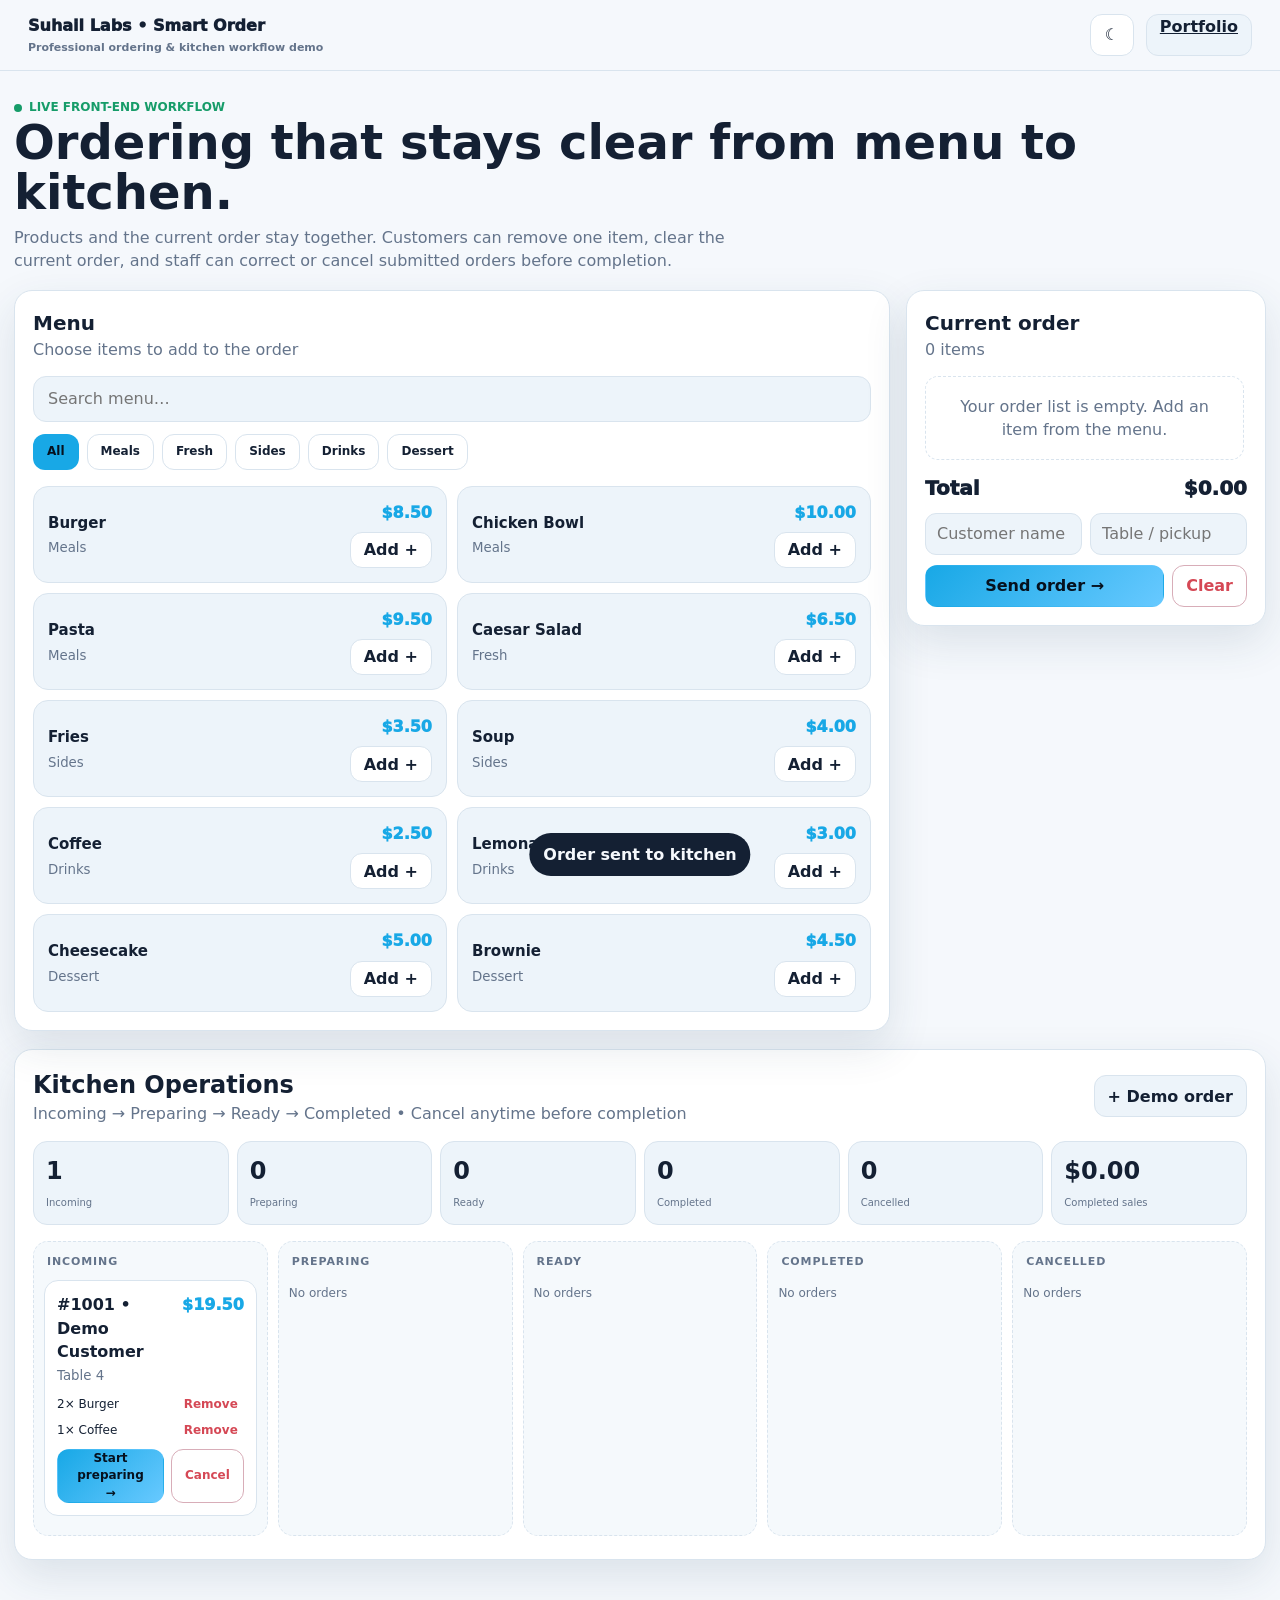
<file: projects/001-smart-ordering/index.html>
<!doctype html>
<html lang="en" data-theme="light">
<head>
<meta charset="utf-8">
<meta name="viewport" content="width=device-width,initial-scale=1,viewport-fit=cover">
<meta name="theme-color" content="#f5f8fc">
<title>Smart Ordering & Kitchen Operations — Suhail Labs</title>
<link rel="icon" type="image/svg+xml" href="../../assets/icons/favicon.svg">
<style>
:root{
  --bg:#f5f8fc;--surface:#fff;--surface-2:#edf4fa;--text:#142033;--muted:#64748b;
  --line:#d9e4ee;--brand:#18a8e6;--brand-2:#67c9ff;--ok:#169c69;--warn:#d08a16;
  --danger:#d54855;--shadow:0 16px 44px rgba(36,62,88,.12);--radius:18px;
}
html[data-theme="dark"]{
  --bg:#07111f;--surface:#0d1d30;--surface-2:#13253a;--text:#f5f8ff;--muted:#9cafc4;
  --line:#263c52;--brand:#6fe7ff;--brand-2:#7a9cff;--ok:#5ee6a8;--warn:#ffd166;
  --danger:#ff7b86;--shadow:0 20px 60px rgba(0,0,0,.28);
}
*{box-sizing:border-box}
html{scroll-behavior:smooth}
body{margin:0;background:var(--bg);color:var(--text);font-family:Inter,system-ui,-apple-system,"Segoe UI",Arial,sans-serif;line-height:1.45}
button,input{font:inherit}
button,a{ -webkit-tap-highlight-color:transparent}
.topbar{position:sticky;top:0;z-index:40;display:flex;gap:12px;align-items:center;padding:14px clamp(14px,3vw,28px);background:color-mix(in srgb,var(--bg) 90%,transparent);backdrop-filter:blur(16px);border-bottom:1px solid var(--line)}
.brand{font-weight:950;margin-right:auto}.brand small{display:block;color:var(--muted);font-size:11px;font-weight:700;margin-top:2px}
.btn,.icon-btn,.pill{border:1px solid var(--line);background:var(--surface);color:var(--text);border-radius:12px;min-height:42px;padding:0 13px;font-weight:800;cursor:pointer}
.btn.primary{background:linear-gradient(135deg,var(--brand),var(--brand-2));color:#06111e;border-color:transparent}
.btn.danger{color:var(--danger);border-color:color-mix(in srgb,var(--danger) 35%,var(--line))}
.btn.ghost{background:var(--surface-2)}.icon-btn{width:44px;padding:0}.btn:focus-visible,.icon-btn:focus-visible,.pill:focus-visible,.search:focus-visible,input:focus-visible{outline:3px solid color-mix(in srgb,var(--brand) 38%,transparent);outline-offset:2px}
.shell{width:min(1440px,calc(100% - 28px));margin:0 auto;padding:24px 0 44px}
.hero{display:flex;justify-content:space-between;gap:24px;align-items:end;margin-bottom:18px}
.hero h1{font-size:clamp(28px,4vw,48px);line-height:1.04;margin:0 0 8px}.hero p{margin:0;color:var(--muted);max-width:760px}
.badge{display:inline-flex;align-items:center;gap:7px;color:var(--ok);font-weight:900;font-size:12px}.badge i{width:8px;height:8px;border-radius:50%;background:var(--ok)}
.order-workspace{display:grid;grid-template-columns:minmax(0,1fr) 360px;gap:16px;align-items:start}
.catalog,.cart-panel,.ops-panel{border:1px solid var(--line);background:var(--surface);border-radius:var(--radius);box-shadow:var(--shadow)}
.catalog{padding:18px;min-width:0}.cart-panel{padding:18px;position:sticky;top:84px;max-height:calc(100vh - 104px);display:flex;flex-direction:column}
.section-head{display:flex;gap:12px;align-items:center;justify-content:space-between;margin-bottom:14px}.section-head h2{margin:0;font-size:20px}.muted{color:var(--muted)}
.search{width:100%;min-height:46px;border:1px solid var(--line);border-radius:13px;background:var(--surface-2);color:var(--text);padding:0 14px;outline:none}
.search:focus{border-color:var(--brand);box-shadow:0 0 0 3px color-mix(in srgb,var(--brand) 16%,transparent)}
.cats{display:flex;min-width:0;max-width:100%;gap:8px;overflow-x:auto;padding:12px 0 4px;scrollbar-width:none}.cats::-webkit-scrollbar{display:none}.pill{flex:0 0 auto;min-height:36px;font-size:12px}.pill.active{background:var(--brand);color:#06111e;border-color:transparent}
.menu{display:grid;min-width:0;max-width:100%;grid-template-columns:repeat(2,minmax(0,1fr));gap:10px;margin-top:12px}
.item{border:1px solid var(--line);background:var(--surface-2);border-radius:15px;padding:14px;display:grid;grid-template-columns:1fr auto;gap:12px;align-items:center}
.item b{font-size:15px}.item small{display:block;color:var(--muted);margin-top:4px}.price{font-weight:950;color:var(--brand);white-space:nowrap}.item .btn{margin-top:8px;min-height:36px}
.cart-scroll{overflow:auto;min-height:70px;max-height:40vh;padding-right:3px}
.cart-empty{padding:18px;border:1px dashed var(--line);border-radius:13px;text-align:center;color:var(--muted)}
.cartrow{display:grid;grid-template-columns:minmax(0,1fr) auto auto;gap:9px;align-items:center;padding:11px 0;border-bottom:1px solid var(--line)}
.cartrow .name{min-width:0}.cartrow .name b{display:block;white-space:nowrap;overflow:hidden;text-overflow:ellipsis}.cartrow .name small{color:var(--muted)}
.qty{display:flex;align-items:center;gap:5px}.qty button,.remove-item{width:31px;height:31px;border:1px solid var(--line);background:var(--surface-2);color:var(--text);border-radius:9px;cursor:pointer;font-weight:900}.remove-item{color:var(--danger)}
.cart-total{display:flex;justify-content:space-between;font-size:20px;font-weight:950;padding:14px 0 10px}
.cart-meta{display:grid;grid-template-columns:1fr 1fr;gap:8px}.cart-meta input{width:100%;min-height:42px;border:1px solid var(--line);border-radius:11px;background:var(--surface-2);color:var(--text);padding:0 11px}
.cart-actions{display:grid;grid-template-columns:1fr auto;gap:8px;margin-top:10px}
.order-dock{display:none}.cart-backdrop{display:none}
.ops-panel{margin-top:18px;padding:18px}.ops-toolbar{display:flex;align-items:center;gap:10px;justify-content:space-between;flex-wrap:wrap}
.metrics{display:grid;grid-template-columns:repeat(6,minmax(0,1fr));gap:8px;margin:16px 0}.stat{border:1px solid var(--line);background:var(--surface-2);border-radius:14px;padding:12px}.stat strong{display:block;font-size:24px}.stat span{font-size:10px;color:var(--muted)}
.lanes{display:grid;grid-template-columns:repeat(5,minmax(220px,1fr));gap:10px;overflow-x:auto;padding-bottom:5px}
.lane{min-height:250px;border:1px dashed var(--line);border-radius:15px;padding:10px;background:color-mix(in srgb,var(--surface-2) 55%,transparent)}
.lane h3{margin:2px 3px 10px;color:var(--muted);font-size:11px;letter-spacing:.08em}
.order{border:1px solid var(--line);background:var(--surface);border-radius:14px;padding:12px;margin-bottom:9px}.order.cancelled{opacity:.72}.order-head{display:flex;justify-content:space-between;gap:8px}.order small{color:var(--muted)}
.order-lines{display:grid;gap:6px;margin:9px 0}.order-line{display:flex;justify-content:space-between;gap:8px;align-items:center;font-size:12px}.order-line button{border:0;background:transparent;color:var(--danger);font-weight:900;cursor:pointer}
.order-buttons{display:grid;grid-template-columns:1fr auto;gap:7px;margin-top:9px}.order-buttons .btn{min-height:36px;font-size:12px}
.notice{position:fixed;left:50%;bottom:24px;transform:translate(-50%,20px);opacity:0;pointer-events:none;background:var(--text);color:var(--bg);padding:10px 14px;border-radius:999px;font-weight:800;z-index:80;transition:.2s}.notice.show{opacity:1;transform:translate(-50%,0)}
@media(max-width:1050px){.order-workspace{grid-template-columns:minmax(0,1fr) 330px}.metrics{grid-template-columns:repeat(3,1fr)}}
@media(max-width:760px){
  body{padding-bottom:76px}.shell{width:min(100% - 20px,720px);padding-top:16px}.topbar{padding:10px}.topbar .btn.portfolio{display:none}
  .hero{align-items:start;flex-direction:column}.order-workspace{grid-template-columns:1fr}.catalog{padding:13px}.menu{grid-template-columns:1fr 1fr}
  .cart-panel{position:fixed;z-index:70;left:8px;right:8px;bottom:8px;top:auto;max-height:min(70vh,620px);transform:translateY(calc(100% + 18px));transition:transform .22s ease;border-radius:20px;padding:15px}
  .cart-panel.open{transform:translateY(0)}.cart-scroll{max-height:34vh}.cart-backdrop{display:block;position:fixed;z-index:69;inset:0;background:rgba(2,10,20,.48);backdrop-filter:blur(2px)}.cart-backdrop[hidden]{display:none}.order-dock{display:flex;position:fixed;z-index:68;left:8px;right:8px;bottom:8px;min-height:58px;border:1px solid var(--line);background:var(--surface);box-shadow:var(--shadow);border-radius:16px;align-items:center;padding:8px 10px;gap:10px}
  .order-dock strong{display:block}.order-dock small{color:var(--muted)}.order-dock .dock-total{margin-left:auto;font-weight:950;color:var(--brand)}.order-dock .btn{min-height:40px}
  .ops-panel{padding:13px}.metrics{grid-template-columns:repeat(2,1fr)}.lanes{grid-template-columns:repeat(5,230px)}
}
@media(max-width:480px){.menu{grid-template-columns:1fr}.item{grid-template-columns:1fr auto}.cart-meta{grid-template-columns:1fr}.metrics{grid-template-columns:repeat(2,1fr)}}
@media (prefers-reduced-motion: reduce){*,*::before,*::after{scroll-behavior:auto!important;animation-duration:.01ms!important;animation-iteration-count:1!important;transition-duration:.01ms!important}}
</style>
</head>
<body>
<header class="topbar">
  <div class="brand">Suhail Labs • Smart Order<small>Professional ordering & kitchen workflow demo</small></div>
  <button class="icon-btn" id="themeToggle" type="button" aria-label="Switch theme" title="Switch theme">☾</button>
  <a class="btn ghost portfolio" href="../../index.html">Portfolio</a>
</header>

<main class="shell">
  <section class="hero">
    <div>
      <div class="badge"><i></i> LIVE FRONT-END WORKFLOW</div>
      <h1>Ordering that stays clear from menu to kitchen.</h1>
      <p>Products and the current order stay together. Customers can remove one item, clear the current order, and staff can correct or cancel submitted orders before completion.</p>
    </div>
  </section>

  <div class="order-workspace">
    <section class="catalog" aria-labelledby="menuTitle">
      <div class="section-head"><div><h2 id="menuTitle">Menu</h2><span class="muted">Choose items to add to the order</span></div></div>
      <input class="search" id="search" type="search" placeholder="Search menu…" autocomplete="off" aria-label="Search menu">
      <div class="cats" id="cats" aria-label="Menu categories"></div>
      <div class="menu" id="menu"></div>
    </section>

    <aside class="cart-panel" id="cartPanel" aria-labelledby="cartTitle">
      <div class="section-head">
        <div><h2 id="cartTitle">Current order</h2><span class="muted" id="cartCountLabel" aria-live="polite">0 items</span></div>
        <button class="btn danger" id="closeCart" type="button" hidden>Close</button>
      </div>
      <div class="cart-scroll" id="cart"></div>
      <div class="cart-total"><span>Total</span><span id="total">$0.00</span></div>
      <div class="cart-meta"><input id="name" placeholder="Customer name" autocomplete="off" aria-label="Customer name"><input id="table" placeholder="Table / pickup" autocomplete="off" aria-label="Table or pickup reference"></div>
      <div class="cart-actions"><button class="btn primary" id="checkout" type="button">Send order →</button><button class="btn danger" id="clearCart" type="button">Clear</button></div>
    </aside>
  </div>

  <section class="ops-panel" aria-labelledby="opsTitle">
    <div class="ops-toolbar">
      <div><h2 id="opsTitle" style="margin:0">Kitchen Operations</h2><span class="muted">Incoming → Preparing → Ready → Completed • Cancel anytime before completion</span></div>
      <button class="btn ghost" id="demo" type="button">+ Demo order</button>
    </div>
    <div class="metrics" id="metrics"></div>
    <div class="lanes" id="lanes"></div>
  </section>
</main>

<div class="cart-backdrop" id="cartBackdrop" hidden></div>
<div class="order-dock" id="orderDock">
  <div><strong>Current order</strong><small id="dockCount">0 items</small></div>
  <span class="dock-total" id="dockTotal">$0.00</span>
  <button class="btn primary" id="openCart" type="button">View</button>
</div>
<div class="notice" id="notice" role="status" aria-live="polite"></div>

<script>
const items=[
  ['Burger','Meals',8.5],['Chicken Bowl','Meals',10],['Pasta','Meals',9.5],
  ['Caesar Salad','Fresh',6.5],['Fries','Sides',3.5],['Soup','Sides',4],
  ['Coffee','Drinks',2.5],['Lemonade','Drinks',3],['Cheesecake','Dessert',5],['Brownie','Dessert',4.5]
].map((x,i)=>({id:i+1,name:x[0],cat:x[1],price:x[2]}));

const qs=s=>document.querySelector(s);
const money=n=>'$'+Number(n||0).toFixed(2);
const ACTIVE_STAGES=['Incoming','Preparing','Ready','Completed'];
let category='All';
let cart={};
let orders=[];
let sequence=1001;

function toast(message){
  const el=qs('#notice');el.textContent=message;el.classList.add('show');
  clearTimeout(toast.timer);toast.timer=setTimeout(()=>el.classList.remove('show'),1700);
}

function setTheme(theme){
  document.documentElement.dataset.theme=theme;
  localStorage.setItem('smartOrderTheme',theme);
  qs('#themeToggle').textContent=theme==='dark'?'☀':'☾';
}
setTheme(localStorage.getItem('smartOrderTheme')||'light');
qs('#themeToggle').onclick=()=>setTheme(document.documentElement.dataset.theme==='dark'?'light':'dark');

function renderMenu(){
  const query=qs('#search').value.trim().toLowerCase();
  qs('#menu').innerHTML=items
    .filter(item=>(category==='All'||item.cat===category)&&item.name.toLowerCase().includes(query))
    .map(item=>`<article class="item">
      <div><b>${item.name}</b><small>${item.cat}</small></div>
      <div style="text-align:right"><div class="price">${money(item.price)}</div><button class="btn" type="button" onclick="addItem(${item.id})">Add +</button></div>
    </article>`).join('');
}

function renderCategories(){
  const categories=['All',...new Set(items.map(item=>item.cat))];
  qs('#cats').innerHTML=categories.map(c=>`<button class="pill ${c===category?'active':''}" type="button" onclick="category='${c}';renderCategories();renderMenu()">${c}</button>`).join('');
}

function cartEntries(){return Object.entries(cart).filter(([,qty])=>qty>0)}
function cartTotal(){return cartEntries().reduce((sum,[id,qty])=>sum+items.find(i=>i.id==id).price*qty,0)}
function cartUnits(){return cartEntries().reduce((sum,[,qty])=>sum+qty,0)}

function renderCart(){
  const entries=cartEntries();
  qs('#cart').innerHTML=entries.length?entries.map(([id,qty])=>{
    const item=items.find(i=>i.id==id);
    return `<div class="cartrow">
      <div class="name"><b>${item.name}</b><small>${money(item.price)} each</small></div>
      <div class="qty"><button type="button" onclick="changeQty(${id},-1)" aria-label="Decrease ${item.name}">−</button><b>${qty}</b><button type="button" onclick="changeQty(${id},1)" aria-label="Increase ${item.name}">+</button></div>
      <div style="display:flex;align-items:center;gap:7px"><b>${money(item.price*qty)}</b><button class="remove-item" type="button" onclick="removeItem(${id})" aria-label="Remove ${item.name}">×</button></div>
    </div>`;
  }).join(''):'<div class="cart-empty">Your order list is empty. Add an item from the menu.</div>';

  const units=cartUnits(),total=cartTotal();
  qs('#total').textContent=money(total);qs('#dockTotal').textContent=money(total);
  qs('#cartCountLabel').textContent=`${units} item${units===1?'':'s'}`;
  qs('#dockCount').textContent=`${units} item${units===1?'':'s'}`;
}

function addItem(id){cart[id]=(cart[id]||0)+1;renderCart();toast('Added to current order')}
function changeQty(id,delta){cart[id]=(cart[id]||0)+delta;if(cart[id]<=0)delete cart[id];renderCart()}
function removeItem(id){delete cart[id];renderCart();toast('Item removed')}
function clearCart(){if(!cartEntries().length)return;cart={};renderCart();toast('Current order cleared')}

function buildLinesFromCart(){
  return cartEntries().map(([id,qty])=>{const item=items.find(i=>i.id==id);return {id:item.id,name:item.name,qty,price:item.price}});
}
function lineTotal(lines){return lines.reduce((sum,line)=>sum+line.price*line.qty,0)}

function addOrder(demo=false){
  const lines=demo
    ?[{id:1,name:'Burger',qty:2,price:8.5},{id:7,name:'Coffee',qty:1,price:2.5}]
    :buildLinesFromCart();
  if(!lines.length){toast('Add at least one item first.');return}
  orders.unshift({
    id:sequence++,name:demo?'Demo Customer':qs('#name').value.trim()||'Guest',
    place:demo?'Table 4':qs('#table').value.trim()||'Pickup',
    stage:0,cancelled:false,lines,total:lineTotal(lines)
  });
  if(!demo){cart={};renderCart();qs('#name').value='';qs('#table').value='';closeMobileCart()}
  renderOperations();toast('Order sent to kitchen')
}

function moveOrder(id){
  const order=orders.find(o=>o.id===id);
  if(order&&!order.cancelled&&order.stage<3){order.stage++;renderOperations()}
}

function cancelOrder(id){
  const order=orders.find(o=>o.id===id);
  if(!order||order.cancelled||order.stage===3)return;
  if(confirm(`Cancel order #${order.id}?`)){order.cancelled=true;renderOperations();toast(`Order #${order.id} cancelled`)}
}

function removeOrderLine(orderId,lineIndex){
  const order=orders.find(o=>o.id===orderId);
  if(!order||order.cancelled||order.stage===3)return;
  order.lines.splice(lineIndex,1);
  if(!order.lines.length){order.cancelled=true;order.total=0;toast(`Order #${order.id} cancelled because no items remain`)}
  else{order.total=lineTotal(order.lines);toast('Item removed from submitted order')}
  renderOperations();
}

function orderCard(order){
  const next=['Start preparing','Mark ready','Complete'][order.stage]||'';
  const lineHtml=order.lines.map((line,index)=>`<div class="order-line"><span>${line.qty}× ${line.name}</span>${!order.cancelled&&order.stage<3?`<button type="button" onclick="removeOrderLine(${order.id},${index})" aria-label="Remove ${line.name} from order">Remove</button>`:''}</div>`).join('');
  return `<article class="order ${order.cancelled?'cancelled':''}">
    <div class="order-head"><b>#${order.id} • ${order.name}</b><span class="price">${money(order.total)}</span></div>
    <small>${order.place}</small>
    <div class="order-lines">${lineHtml||'<span class="muted">No active items</span>'}</div>
    ${!order.cancelled&&order.stage<3?`<div class="order-buttons"><button class="btn primary" type="button" onclick="moveOrder(${order.id})">${next} →</button><button class="btn danger" type="button" onclick="cancelOrder(${order.id})">Cancel</button></div>`:''}
  </article>`;
}

function renderOperations(){
  const completed=orders.filter(o=>o.stage===3&&!o.cancelled);
  const cancelled=orders.filter(o=>o.cancelled);
  const counts=ACTIVE_STAGES.map((_,index)=>orders.filter(o=>o.stage===index&&!o.cancelled).length);
  const sales=completed.reduce((sum,o)=>sum+o.total,0);
  const metrics=[
    ['Incoming',counts[0]],['Preparing',counts[1]],['Ready',counts[2]],['Completed',counts[3]],['Cancelled',cancelled.length],['Completed sales',money(sales)]
  ];
  qs('#metrics').innerHTML=metrics.map(([label,value])=>`<div class="stat"><strong>${value}</strong><span>${label}</span></div>`).join('');

  const lanes=[
    ...ACTIVE_STAGES.map((label,index)=>({label,orders:orders.filter(o=>o.stage===index&&!o.cancelled)})),
    {label:'Cancelled',orders:cancelled}
  ];
  qs('#lanes').innerHTML=lanes.map(lane=>`<section class="lane"><h3>${lane.label.toUpperCase()}</h3>${lane.orders.map(orderCard).join('')||'<span class="muted" style="font-size:12px">No orders</span>'}</section>`).join('');
}

qs('#search').addEventListener('input',renderMenu);
qs('#checkout').onclick=()=>addOrder(false);
qs('#demo').onclick=()=>addOrder(true);
qs('#clearCart').onclick=clearCart;
function openMobileCart(){qs('#cartPanel').classList.add('open');qs('#cartBackdrop').hidden=false;qs('#closeCart').focus()}
function closeMobileCart(){qs('#cartPanel').classList.remove('open');qs('#cartBackdrop').hidden=true}
qs('#openCart').onclick=openMobileCart;
qs('#closeCart').onclick=closeMobileCart;
qs('#cartBackdrop').onclick=closeMobileCart;
document.addEventListener('keydown',e=>{if(e.key==='Escape')closeMobileCart()});

const mobile=matchMedia('(max-width:760px)');
function syncMobile(){
  qs('#closeCart').hidden=!mobile.matches;
  if(!mobile.matches)closeMobileCart();
}
mobile.addEventListener?.('change',syncMobile);syncMobile();

renderCategories();renderMenu();renderCart();addOrder(true);renderOperations();
</script>
</body>
</html>
</file>
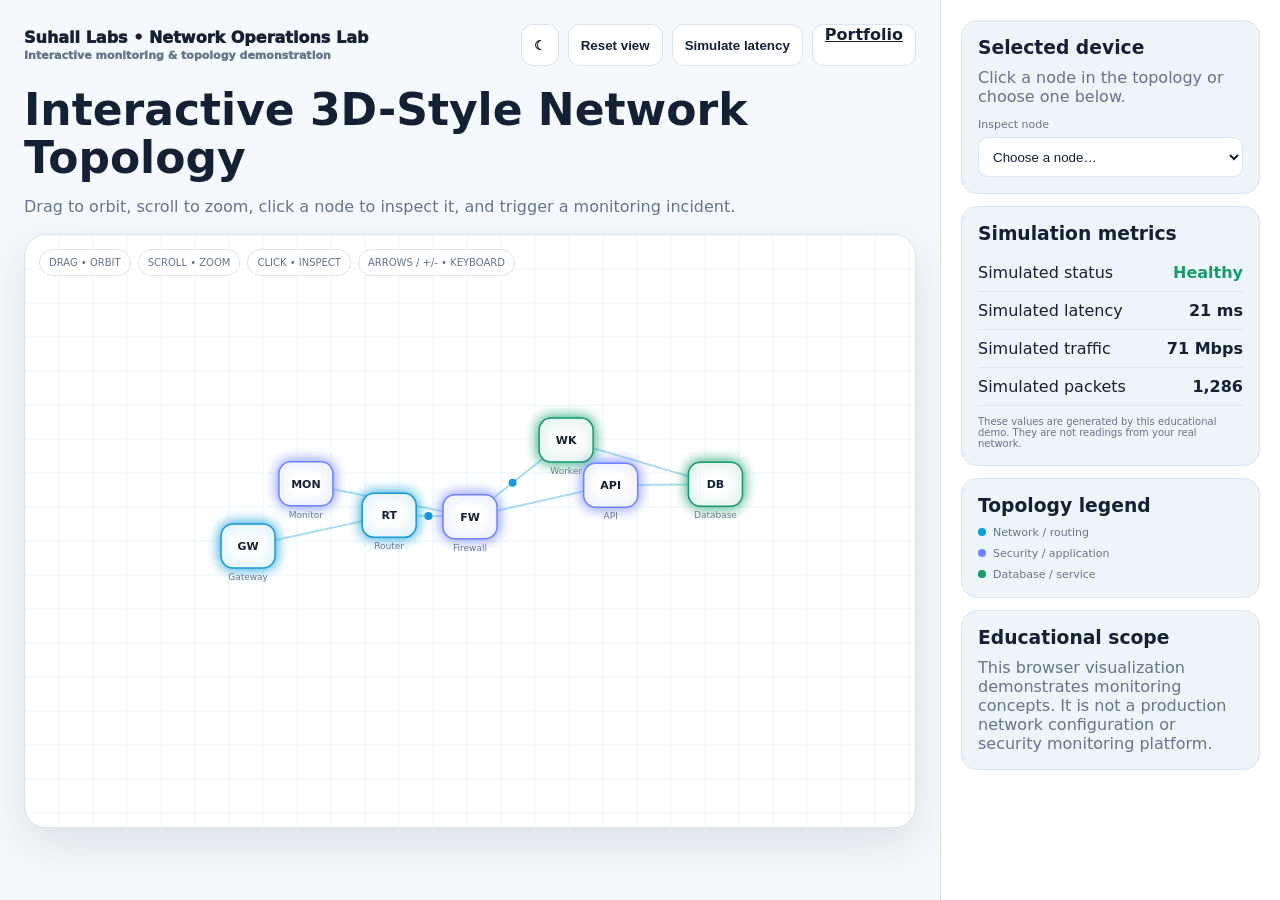
<file: projects/002-network-lab/index.html>
<!doctype html>
<html lang="en" data-theme="light">
<head>
<meta charset="utf-8">
<meta name="viewport" content="width=device-width,initial-scale=1,viewport-fit=cover">
<meta name="theme-color" content="#f5f8fc">
<meta name="description" content="Interactive educational network topology simulation with device inspection, simulated traffic and incident states.">
<title>Interactive Network Operations Lab — Suhail Labs</title>
<link rel="icon" type="image/svg+xml" href="../../assets/icons/favicon.svg">
<style>
:root{--bg:#f5f8fc;--surface:#fff;--surface2:#edf4fa;--text:#142033;--muted:#65758a;--line:#d8e4ee;--brand:#129bd4;--brand2:#6f83ff;--ok:#159c69;--warn:#c88410;--danger:#d74a58;--shadow:0 16px 44px rgba(36,62,88,.12)}
html[data-theme="dark"]{--bg:#07111f;--surface:#0d1d30;--surface2:#13253a;--text:#f5f8ff;--muted:#9cafc4;--line:#263c52;--brand:#6fe7ff;--brand2:#8a8dff;--ok:#5ee6a8;--warn:#ffd166;--danger:#ff7b86;--shadow:0 20px 60px rgba(0,0,0,.28)}
*{box-sizing:border-box}body{margin:0;background:var(--bg);color:var(--text);font-family:Inter,system-ui,-apple-system,"Segoe UI",Arial,sans-serif}.shell{min-height:100vh;display:grid;grid-template-columns:minmax(0,1fr) 340px}.main{padding:24px}.side{padding:20px;border-left:1px solid var(--line);background:var(--surface)}.bar{display:flex;align-items:center;gap:9px;flex-wrap:wrap}.brand{font-weight:950;margin-right:auto}.brand small{display:block;color:var(--muted);font-size:11px;margin-top:2px}.btn{min-height:42px;border:1px solid var(--line);background:var(--surface);color:var(--text);border-radius:12px;padding:0 12px;cursor:pointer;font-weight:800}.btn.active,.btn.primary{background:var(--brand);color:#06111e;border-color:transparent}.btn:focus-visible,canvas:focus-visible,select:focus-visible{outline:3px solid color-mix(in srgb,var(--brand) 38%,transparent);outline-offset:2px}.muted{color:var(--muted)}h1{font-size:clamp(28px,4vw,44px);line-height:1.08;margin:20px 0 6px}.stage{position:relative;height:min(66vh,650px);min-height:440px;margin-top:18px;border:1px solid var(--line);border-radius:22px;overflow:hidden;background:var(--surface);box-shadow:var(--shadow)}canvas{width:100%;height:100%;display:block;cursor:grab}.hud{position:absolute;left:14px;top:14px;display:flex;gap:7px;flex-wrap:wrap}.chip{font-size:10px;border:1px solid var(--line);background:color-mix(in srgb,var(--surface) 88%,transparent);padding:7px 9px;border-radius:999px;color:var(--muted);backdrop-filter:blur(10px)}.panel{border:1px solid var(--line);background:var(--surface2);border-radius:16px;padding:16px;margin-bottom:12px}.panel h3{margin:0 0 10px}.metric{display:flex;justify-content:space-between;gap:12px;padding:9px 0;border-bottom:1px solid var(--line)}.metric:last-child{border-bottom:0}.ok{color:var(--ok)}.warn{color:var(--warn)}.down{color:var(--danger)}.legend{display:grid;gap:8px;font-size:11px;color:var(--muted)}.dot{display:inline-block;width:8px;height:8px;border-radius:50%;margin-right:7px}.side-title{font-size:12px;color:var(--muted);margin:0 0 14px;text-transform:uppercase;letter-spacing:.08em}.node-picker{display:grid;gap:6px;font-size:11px;color:var(--muted);margin-top:12px}.node-picker select{min-height:40px;border:1px solid var(--line);border-radius:10px;background:var(--surface);color:var(--text);padding:0 10px}.simulation-note{margin:10px 0 0;color:var(--muted);font-size:10px}
@media(max-width:900px){.shell{grid-template-columns:1fr}.side{border-left:0;border-top:1px solid var(--line);display:grid;grid-template-columns:repeat(2,minmax(0,1fr));gap:10px}.panel{margin:0}.stage{height:520px}.main{padding:16px}}
@media(max-width:600px){.main,.side{padding:12px}.side{grid-template-columns:1fr}.stage{height:440px;min-height:380px}.bar .btn:nth-of-type(1),.bar .btn:nth-of-type(2){flex:1}}
</style>
</head>
<body>
<main class="shell">
<section class="main">
  <div class="bar">
    <div class="brand">Suhail Labs • Network Operations Lab<small>Interactive monitoring & topology demonstration</small></div>
    <button class="btn" id="themeToggle" type="button" aria-label="Switch theme">☾</button>
    <button class="btn" id="reset" type="button">Reset view</button>
    <button class="btn" id="incident" type="button">Simulate latency</button>
    <a class="btn" href="../../index.html">Portfolio</a>
  </div>
  <h1>Interactive 3D-Style Network Topology</h1>
  <p class="muted">Drag to orbit, scroll to zoom, click a node to inspect it, and trigger a monitoring incident.</p>
  <div class="stage">
    <canvas id="c" tabindex="0" aria-label="Interactive network topology" aria-describedby="canvasHelp"></canvas>
    <div class="hud" id="canvasHelp"><span class="chip">DRAG • ORBIT</span><span class="chip">SCROLL • ZOOM</span><span class="chip">CLICK • INSPECT</span><span class="chip">ARROWS / +/- • KEYBOARD</span></div>
  </div>
</section>
<aside class="side">
  <section class="panel"><h3>Selected device</h3><div id="device" class="muted" aria-live="polite">Click a node in the topology or choose one below.</div><label class="node-picker">Inspect node<select id="nodeSelect" aria-label="Select a topology node"></select></label></section>
  <section class="panel"><h3>Simulation metrics</h3><div class="metric"><span>Simulated status</span><b id="status" class="ok">Healthy</b></div><div class="metric"><span>Simulated latency</span><b id="latency">21 ms</b></div><div class="metric"><span>Simulated traffic</span><b id="traffic">68 Mbps</b></div><div class="metric"><span>Simulated packets</span><b id="packets">1,248</b></div><p class="simulation-note">These values are generated by this educational demo. They are not readings from your real network.</p></section>
  <section class="panel"><h3>Topology legend</h3><div class="legend"><span><i class="dot" style="background:var(--brand)"></i>Network / routing</span><span><i class="dot" style="background:var(--brand2)"></i>Security / application</span><span><i class="dot" style="background:var(--ok)"></i>Database / service</span></div></section>
  <section class="panel"><h3>Educational scope</h3><p class="muted" style="margin:0">This browser visualization demonstrates monitoring concepts. It is not a production network configuration or security monitoring platform.</p></section>
</aside>
</main>
<script>
const qs=s=>document.querySelector(s);
function setTheme(theme){document.documentElement.dataset.theme=theme;localStorage.setItem('networkLabTheme',theme);qs('#themeToggle').textContent=theme==='dark'?'☀':'☾';document.querySelector('meta[name="theme-color"]').setAttribute('content',theme==='dark'?'#07111f':'#f5f8fc')}
setTheme(localStorage.getItem('networkLabTheme')||'light');
qs('#themeToggle').onclick=()=>setTheme(document.documentElement.dataset.theme==='dark'?'light':'dark');

const cv=qs('#c'),ctx=cv.getContext('2d');let yaw=-.35,pitch=.42,zoom=1,drag=false,last=null,incident=false,selected=null,t=0,moved=0;const reduceMotion=matchMedia('(prefers-reduced-motion: reduce)').matches;
const nodes=[['Gateway','GW',-2.4,0,.2,'network'],['Router','RT',-1.2,.8,.7,'network'],['Firewall','FW',0,0,.15,'security'],['API','API',1.2,.8,.65,'security'],['Database','DB',2.35,0,.1,'service'],['Worker','WK',1.25,-1,.25,'service'],['Monitor','MON',-1.25,-1,.25,'security']].map((n,i)=>({id:i,name:n[0],short:n[1],x:n[2],y:n[3],z:n[4],type:n[5]}));
const links=[[0,1],[1,2],[2,3],[3,4],[2,5],[2,6],[5,4]];
function colors(){const dark=document.documentElement.dataset.theme==='dark';return{grid:dark?'rgba(111,231,255,.06)':'rgba(18,155,212,.08)',node:dark?'#0d1d30':'#ffffff',text:dark?'#f5f8ff':'#142033',muted:dark?'#91a5bb':'#687b91',line:dark?'rgba(111,231,255,.35)':'rgba(18,155,212,.35)',network:dark?'#6fe7ff':'#129bd4',security:dark?'#8a8dff':'#6f83ff',service:dark?'#5ee6a8':'#159c69',warn:dark?'#ffd166':'#c88410'}}
function size(){const r=cv.getBoundingClientRect(),d=devicePixelRatio||1;cv.width=r.width*d;cv.height=r.height*d;ctx.setTransform(d,0,0,d,0,0);draw()}
function proj(n){let x=n.x,z=n.y,y=n.z;const cy=Math.cos(yaw),sy=Math.sin(yaw),cp=Math.cos(pitch),sp=Math.sin(pitch);let x1=x*cy-z*sy,z1=x*sy+z*cy,y1=y*cp-z1*sp,z2=y*sp+z1*cp;const sc=105*zoom/(1+z2*.08);return{x:cv.clientWidth/2+x1*sc,y:cv.clientHeight/2-y1*sc,z:z2,sc}}
function nodeColor(n,c){return n.type==='network'?c.network:n.type==='security'?c.security:c.service}
function draw(){if(!ctx)return;const c=colors();ctx.clearRect(0,0,cv.clientWidth,cv.clientHeight);ctx.strokeStyle=c.grid;ctx.lineWidth=1;for(let x=0;x<cv.clientWidth;x+=34){ctx.beginPath();ctx.moveTo(x,0);ctx.lineTo(x,cv.clientHeight);ctx.stroke()}for(let y=0;y<cv.clientHeight;y+=34){ctx.beginPath();ctx.moveTo(0,y);ctx.lineTo(cv.clientWidth,y);ctx.stroke()}const ps=nodes.map(proj);links.forEach(([a,b],i)=>{const p=ps[a],q=ps[b];ctx.strokeStyle=incident&&i===2?c.warn:c.line;ctx.lineWidth=2;ctx.beginPath();ctx.moveTo(p.x,p.y);ctx.lineTo(q.x,q.y);ctx.stroke();const f=(Math.sin(t*.035+i)+1)/2,px=p.x+(q.x-p.x)*f,py=p.y+(q.y-p.y)*f;ctx.fillStyle=incident&&i===2?c.warn:c.network;ctx.beginPath();ctx.arc(px,py,4,0,Math.PI*2);ctx.fill()});nodes.map((n,i)=>({n,p:ps[i]})).sort((a,b)=>a.p.z-b.p.z).forEach(({n,p})=>{ctx.save();const nc=nodeColor(n,c);ctx.shadowBlur=selected===n.id?26:13;ctx.shadowColor=nc;ctx.fillStyle=c.node;ctx.strokeStyle=nc;ctx.lineWidth=selected===n.id?3:1.5;ctx.beginPath();ctx.roundRect(p.x-27,p.y-22,54,44,12);ctx.fill();ctx.stroke();ctx.shadowBlur=0;ctx.fillStyle=c.text;ctx.font='700 11px system-ui';ctx.textAlign='center';ctx.fillText(n.short,p.x,p.y+4);ctx.fillStyle=c.muted;ctx.font='9px system-ui';ctx.fillText(n.name,p.x,p.y+34);ctx.restore()})}
function loop(){if(!reduceMotion){t++;qs('#traffic').textContent=(60+Math.round(Math.sin(t*.02)*12))+' Mbps';qs('#packets').textContent=(1200+Math.round(Math.sin(t*.03)*90)).toLocaleString()}draw();requestAnimationFrame(loop)}
cv.onpointerdown=e=>{drag=true;moved=0;last=[e.clientX,e.clientY];cv.setPointerCapture(e.pointerId)};cv.onpointermove=e=>{if(!drag)return;const dx=e.clientX-last[0],dy=e.clientY-last[1];moved+=Math.abs(dx)+Math.abs(dy);yaw+=dx*.008;pitch=Math.max(-.1,Math.min(1.15,pitch+dy*.006));last=[e.clientX,e.clientY]};cv.onpointerup=()=>drag=false;cv.onpointercancel=()=>drag=false;cv.onwheel=e=>{e.preventDefault();zoom=Math.max(.65,Math.min(1.6,zoom*(e.deltaY>0?.92:1.08)))};
function selectNode(id){const hit=nodes.find(n=>n.id===Number(id));if(!hit)return;selected=hit.id;qs('#nodeSelect').value=String(hit.id);qs('#device').innerHTML=`<b>${hit.name}</b><br><span class="muted">Role: ${hit.type}<br>State: simulated monitoring<br>Node ID: N-${String(hit.id+1).padStart(2,'0')}</span>`;draw()}
qs('#nodeSelect').innerHTML='<option value="">Choose a node…</option>'+nodes.map(n=>`<option value="${n.id}">${n.name}</option>`).join('');
qs('#nodeSelect').addEventListener('change',e=>{if(e.target.value!=='')selectNode(e.target.value)});
cv.onclick=e=>{if(moved>8)return;const r=cv.getBoundingClientRect(),x=e.clientX-r.left,y=e.clientY-r.top;let hit=null,best=40;nodes.forEach(n=>{const p=proj(n),d=Math.hypot(x-p.x,y-p.y);if(d<best){best=d;hit=n}});if(hit)selectNode(hit.id)};
qs('#incident').onclick=()=>{incident=!incident;const s=qs('#status'),l=qs('#latency'),b=qs('#incident');s.textContent=incident?'Warning':'Healthy';s.className=incident?'warn':'ok';l.textContent=incident?'186 ms':'21 ms';b.classList.toggle('active',incident);b.textContent=incident?'Recover network':'Simulate latency'};
qs('#reset').onclick=()=>{yaw=-.35;pitch=.42;zoom=1;selected=null;qs('#nodeSelect').value='';qs('#device').textContent='Click a node in the topology or choose one below.';draw()};
cv.addEventListener('keydown',e=>{const k=e.key;if(['ArrowLeft','ArrowRight','ArrowUp','ArrowDown','+','=','-','_','r','R'].includes(k))e.preventDefault();if(k==='ArrowLeft')yaw-=.12;if(k==='ArrowRight')yaw+=.12;if(k==='ArrowUp')pitch=Math.max(-.1,pitch-.08);if(k==='ArrowDown')pitch=Math.min(1.15,pitch+.08);if(k==='+'||k==='=')zoom=Math.min(1.6,zoom*1.08);if(k==='-'||k==='_')zoom=Math.max(.65,zoom*.92);if(k==='r'||k==='R')qs('#reset').click();draw()});
addEventListener('resize',size);size();loop();
</script>
</body>
</html>
</file>
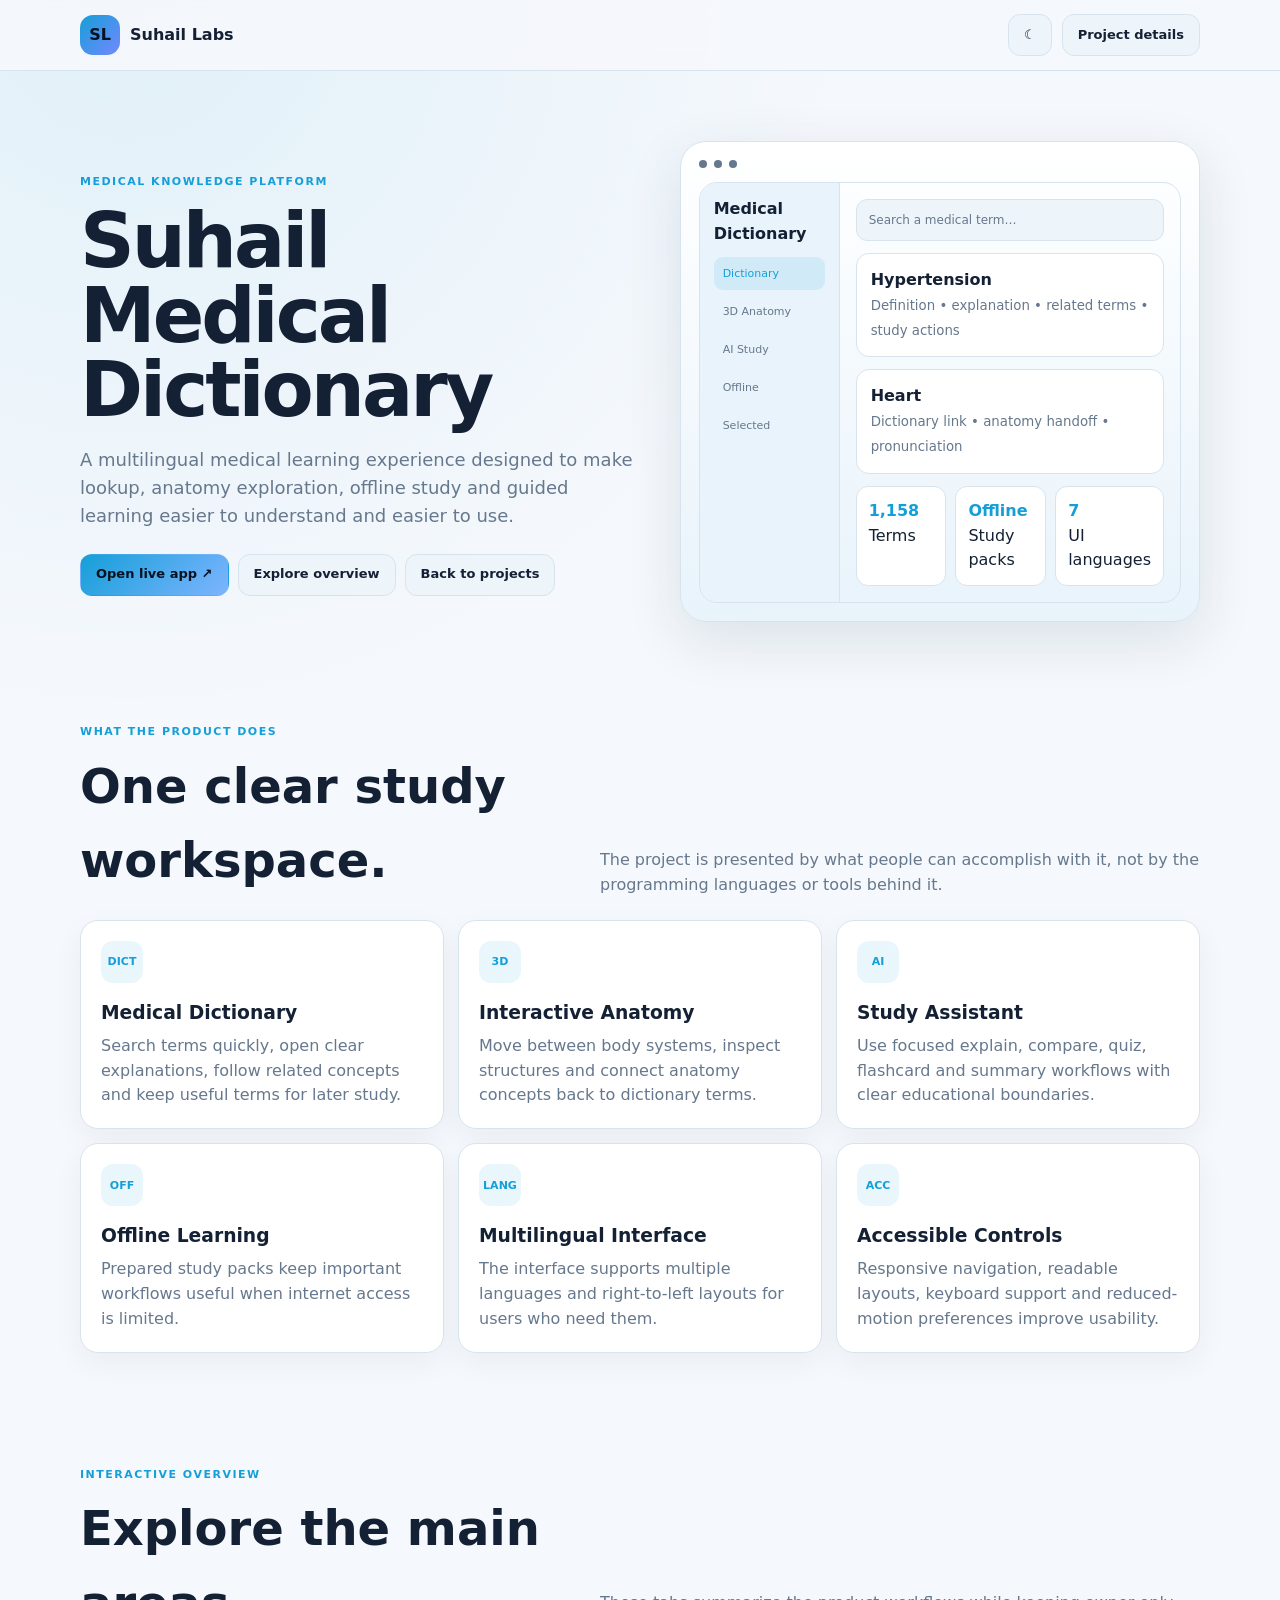
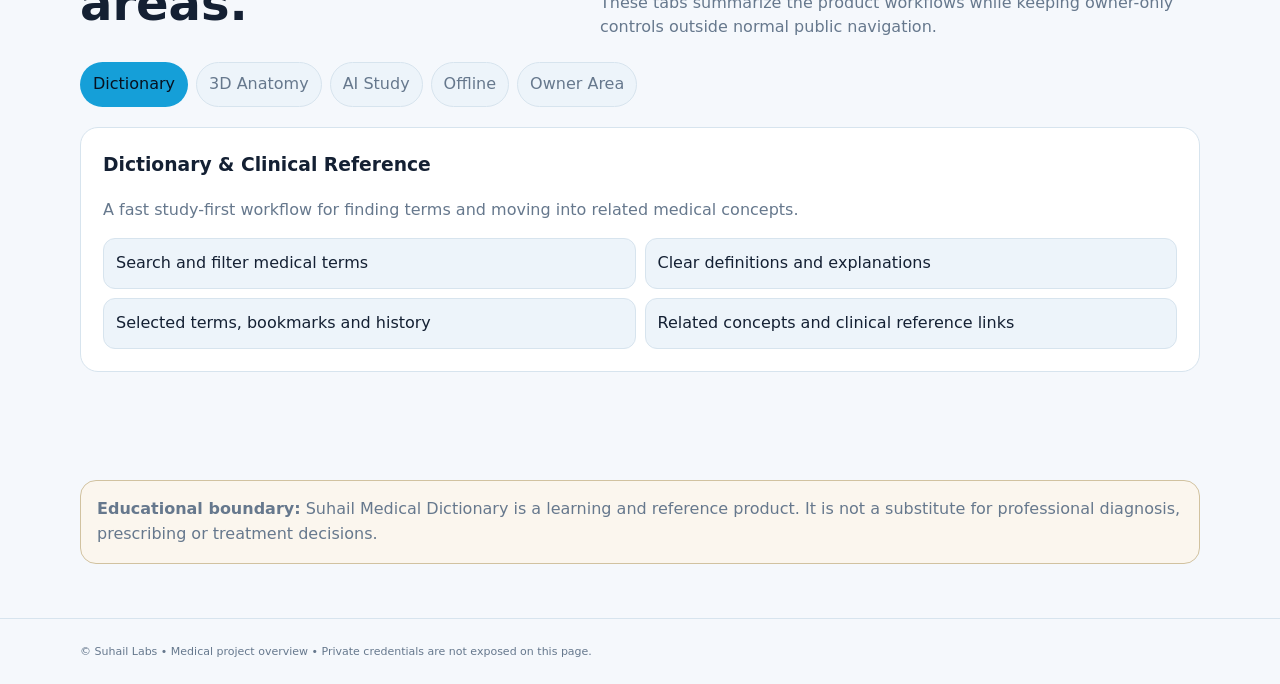
<file: projects/003-medical-dictionary/index.html>
<!doctype html>
<html lang="en" data-theme="light">
<head>
<meta charset="utf-8">
<meta name="viewport" content="width=device-width,initial-scale=1,viewport-fit=cover">
<meta name="theme-color" content="#f5f8fc">
<meta name="description" content="Suhail Medical Dictionary — multilingual medical knowledge, anatomy, offline study and guided learning platform overview.">
<title>Suhail Medical Dictionary — Project Overview</title>
<link rel="icon" type="image/svg+xml" href="../../assets/icons/favicon.svg">
<style>
:root{--bg:#f5f8fc;--panel:#fff;--panel2:#edf4fa;--preview:#e8f3fb;--text:#142033;--muted:#66788d;--line:#d7e4ee;--a:#159fd8;--b:#7488ff;--ok:#159c69;--warn:#c68410;--shadow:0 18px 55px rgba(36,62,88,.12);--r:20px}
html[data-theme="dark"]{--bg:#07111f;--panel:#0e1c30;--panel2:#12243c;--preview:#0a1727;--text:#f6f9ff;--muted:#9fb0c5;--line:#263c52;--a:#6fe7ff;--b:#8a8dff;--ok:#5ee6a8;--warn:#ffd166;--shadow:0 24px 70px rgba(0,0,0,.3)}
*{box-sizing:border-box}html{scroll-behavior:smooth}body{margin:0;background:radial-gradient(circle at 10% 0,color-mix(in srgb,var(--a) 9%,transparent),transparent 28%),var(--bg);color:var(--text);font-family:Inter,system-ui,-apple-system,"Segoe UI",Arial,sans-serif;line-height:1.55}a{color:inherit;text-decoration:none}button{font:inherit}.shell{width:min(1120px,calc(100% - 28px));margin:auto}.top{position:sticky;top:0;z-index:20;background:color-mix(in srgb,var(--bg) 90%,transparent);backdrop-filter:blur(16px);border-bottom:1px solid var(--line)}.topin{min-height:70px;display:flex;align-items:center;gap:10px}.brand{display:flex;align-items:center;gap:10px;font-weight:900;margin-right:auto}.mark{width:40px;height:40px;border-radius:13px;background:linear-gradient(135deg,var(--a),var(--b));display:grid;place-items:center;color:#07111f}.btn{display:inline-flex;align-items:center;justify-content:center;min-height:42px;padding:0 15px;border:1px solid var(--line);border-radius:12px;background:var(--panel2);color:var(--text);font-weight:800;font-size:13px;cursor:pointer}.btn.primary{background:linear-gradient(135deg,var(--a),#7eb4ff);border-color:transparent;color:#07111f}.btn:focus-visible,.tab:focus-visible{outline:3px solid color-mix(in srgb,var(--a) 35%,transparent);outline-offset:2px}.hero{padding:70px 0 42px;display:grid;grid-template-columns:1fr .92fr;gap:34px;align-items:center}.eyebrow{font-size:11px;letter-spacing:1.5px;font-weight:900;color:var(--a)}h1{font-size:clamp(42px,7vw,76px);line-height:.98;letter-spacing:-3px;margin:12px 0 18px}.lead{font-size:18px;color:var(--muted);max-width:720px}.actions{display:flex;gap:9px;flex-wrap:wrap;margin-top:24px}.preview{border:1px solid var(--line);background:linear-gradient(180deg,var(--panel),var(--preview));border-radius:26px;padding:18px;box-shadow:var(--shadow)}.previewbar{display:flex;gap:7px;margin-bottom:14px}.previewbar i{width:8px;height:8px;border-radius:50%;background:var(--muted)}.mock{display:grid;grid-template-columns:140px 1fr;min-height:330px;border:1px solid var(--line);border-radius:18px;overflow:hidden}.side{padding:14px;background:var(--preview);border-right:1px solid var(--line)}.side b{display:block;margin-bottom:10px}.side span{display:block;padding:8px 9px;border-radius:9px;color:var(--muted);font-size:11px;margin-bottom:5px}.side span.active{background:color-mix(in srgb,var(--a) 11%,transparent);color:var(--a)}.screen{padding:16px}.search{height:42px;border:1px solid var(--line);border-radius:11px;background:var(--panel2);display:flex;align-items:center;padding:0 12px;color:var(--muted);font-size:12px}.result{margin-top:12px;padding:14px;border:1px solid var(--line);border-radius:13px;background:var(--panel)}.result strong{display:block}.result small{color:var(--muted)}.stats{display:grid;grid-template-columns:repeat(3,1fr);gap:9px;margin-top:12px}.stat{padding:12px;border:1px solid var(--line);border-radius:12px;background:var(--panel)}.stat b{display:block;color:var(--a)}.section{padding:54px 0}.heading{display:flex;justify-content:space-between;gap:24px;align-items:end;margin-bottom:22px}.heading h2{font-size:clamp(30px,5vw,48px);margin:6px 0 0}.heading p{max-width:600px;color:var(--muted);margin:0}.grid{display:grid;grid-template-columns:repeat(3,1fr);gap:14px}.card{border:1px solid var(--line);background:var(--panel);border-radius:18px;padding:20px;box-shadow:0 10px 30px color-mix(in srgb,var(--text) 5%,transparent)}.card b.icon{display:grid;place-items:center;width:42px;height:42px;border-radius:12px;background:color-mix(in srgb,var(--a) 9%,transparent);color:var(--a);font-size:11px}.card h3{margin:15px 0 7px}.card p{margin:0;color:var(--muted)}.tabs{display:flex;gap:8px;overflow:auto;padding-bottom:5px;scrollbar-width:none}.tabs::-webkit-scrollbar{display:none}.tab{flex:0 0 auto;border:1px solid var(--line);background:var(--panel2);color:var(--muted);border-radius:999px;padding:9px 12px;cursor:pointer}.tab.active{background:var(--a);color:#07111f;border-color:transparent}.feature-panel{margin-top:15px;border:1px solid var(--line);border-radius:18px;background:var(--panel);padding:22px}.feature-panel h3{margin-top:0}.feature-panel p{color:var(--muted)}.feature-list{display:grid;grid-template-columns:repeat(2,1fr);gap:9px}.feature-list div{border:1px solid var(--line);border-radius:12px;padding:12px;background:var(--panel2)}.note{border:1px solid color-mix(in srgb,var(--warn) 35%,var(--line));background:color-mix(in srgb,var(--warn) 7%,var(--panel));border-radius:16px;padding:16px;color:var(--muted)}footer{border-top:1px solid var(--line);padding:24px 0;color:var(--muted);font-size:11px}
@media(max-width:860px){.hero,.grid{grid-template-columns:1fr}.heading{align-items:start;flex-direction:column}.preview{order:-1}.mock{grid-template-columns:1fr}.side{display:none}.topin{flex-wrap:wrap;padding-block:10px}.brand{width:100%}}
@media(max-width:560px){.hero{padding-top:42px}.stats,.feature-list{grid-template-columns:1fr}.actions{display:grid;grid-template-columns:1fr}.actions .btn{width:100%}.topin .btn{flex:1}}
@media (prefers-reduced-motion: reduce){*,*::before,*::after{scroll-behavior:auto!important;animation-duration:.01ms!important;animation-iteration-count:1!important;transition-duration:.01ms!important}}
</style>
</head>
<body>
<header class="top"><div class="shell topin"><a class="brand" href="../../index.html" aria-label="Suhail Labs home"><span class="mark">SL</span><span>Suhail Labs</span></a><button class="btn" id="themeToggle" type="button" aria-label="Switch theme">☾</button><a class="btn" href="../../project.html?id=003">Project details</a></div></header>
<main>
<section class="shell hero">
  <div>
    <span class="eyebrow">MEDICAL KNOWLEDGE PLATFORM</span>
    <h1>Suhail Medical Dictionary</h1>
    <p class="lead">A multilingual medical learning experience designed to make lookup, anatomy exploration, offline study and guided learning easier to understand and easier to use.</p>
    <div class="actions"><a class="btn primary" href="https://suhailsaeedy-design.github.io/suhail-medical-dictionary/" target="_blank" rel="noopener noreferrer">Open live app ↗</a><a class="btn" href="#experience">Explore overview</a><a class="btn" href="../../index.html#projects">Back to projects</a></div>
  </div>
  <div class="preview" aria-label="Medical Dictionary interface preview">
    <div class="previewbar"><i></i><i></i><i></i></div>
    <div class="mock">
      <aside class="side"><b>Medical Dictionary</b><span class="active">Dictionary</span><span>3D Anatomy</span><span>AI Study</span><span>Offline</span><span>Selected</span></aside>
      <div class="screen"><div class="search">Search a medical term…</div><div class="result"><strong>Hypertension</strong><small>Definition • explanation • related terms • study actions</small></div><div class="result"><strong>Heart</strong><small>Dictionary link • anatomy handoff • pronunciation</small></div><div class="stats"><div class="stat"><b>1,158</b><span>Terms</span></div><div class="stat"><b>Offline</b><span>Study packs</span></div><div class="stat"><b>7</b><span>UI languages</span></div></div></div>
    </div>
  </div>
</section>
<section class="section" id="experience"><div class="shell">
  <div class="heading"><div><span class="eyebrow">WHAT THE PRODUCT DOES</span><h2>One clear study workspace.</h2></div><p>The project is presented by what people can accomplish with it, not by the programming languages or tools behind it.</p></div>
  <div class="grid">
    <article class="card"><b class="icon">DICT</b><h3>Medical Dictionary</h3><p>Search terms quickly, open clear explanations, follow related concepts and keep useful terms for later study.</p></article>
    <article class="card"><b class="icon">3D</b><h3>Interactive Anatomy</h3><p>Move between body systems, inspect structures and connect anatomy concepts back to dictionary terms.</p></article>
    <article class="card"><b class="icon">AI</b><h3>Study Assistant</h3><p>Use focused explain, compare, quiz, flashcard and summary workflows with clear educational boundaries.</p></article>
    <article class="card"><b class="icon">OFF</b><h3>Offline Learning</h3><p>Prepared study packs keep important workflows useful when internet access is limited.</p></article>
    <article class="card"><b class="icon">LANG</b><h3>Multilingual Interface</h3><p>The interface supports multiple languages and right-to-left layouts for users who need them.</p></article>
    <article class="card"><b class="icon">ACC</b><h3>Accessible Controls</h3><p>Responsive navigation, readable layouts, keyboard support and reduced-motion preferences improve usability.</p></article>
  </div>
</div></section>
<section class="section"><div class="shell">
  <div class="heading"><div><span class="eyebrow">INTERACTIVE OVERVIEW</span><h2>Explore the main areas.</h2></div><p>These tabs summarize the product workflows while keeping owner-only controls outside normal public navigation.</p></div>
  <div class="tabs" id="tabs" role="tablist" aria-label="Medical Dictionary areas">
    <button type="button" class="tab active" role="tab" aria-selected="true" data-key="dictionary">Dictionary</button>
    <button type="button" class="tab" role="tab" aria-selected="false" data-key="anatomy">3D Anatomy</button>
    <button type="button" class="tab" role="tab" aria-selected="false" data-key="study">AI Study</button>
    <button type="button" class="tab" role="tab" aria-selected="false" data-key="offline">Offline</button>
    <button type="button" class="tab" role="tab" aria-selected="false" data-key="admin">Owner Area</button>
  </div>
  <div class="feature-panel" id="featurePanel" role="tabpanel" aria-live="polite"></div>
</div></section>
<section class="section"><div class="shell"><div class="note"><strong>Educational boundary:</strong> Suhail Medical Dictionary is a learning and reference product. It is not a substitute for professional diagnosis, prescribing or treatment decisions.</div></div></section>
</main>
<footer><div class="shell">© Suhail Labs • Medical project overview • Private credentials are not exposed on this page.</div></footer>
<script>
const content={
dictionary:{title:'Dictionary & Clinical Reference',text:'A fast study-first workflow for finding terms and moving into related medical concepts.',items:['Search and filter medical terms','Clear definitions and explanations','Selected terms, bookmarks and history','Related concepts and clinical reference links']},
anatomy:{title:'Interactive Anatomy',text:'A visual learning area for exploring structures and moving between anatomy and dictionary knowledge.',items:['Multiple body systems','Structure selection and labels','Search, isolate and pronunciation','Dictionary cross-links']},
study:{title:'Guided Study Assistant',text:'Focused study workflows that help organize learning without presenting the tool as a replacement for medical professionals.',items:['Explain and compare','Quiz and flashcards','Summaries','Saved study context']},
offline:{title:'Offline Learning',text:'Important study workflows can remain useful when internet access is limited after the required content packs are prepared.',items:['Offline study packs','Local saved learning data','Installable app experience','Clear online/offline status']},
admin:{title:'Owner & Maintenance Area',text:'A separate maintenance area is kept away from normal public study navigation.',items:['Diagnostics and release checks','Content maintenance workflow','Protected cloud authorization when enabled','No private credentials in public portfolio pages']}
};
const qs=s=>document.querySelector(s);
function setTheme(theme){document.documentElement.dataset.theme=theme;localStorage.setItem('medicalOverviewTheme',theme);qs('#themeToggle').textContent=theme==='dark'?'☀':'☾';document.querySelector('meta[name="theme-color"]').setAttribute('content',theme==='dark'?'#07111f':'#f5f8fc')}
setTheme(localStorage.getItem('medicalOverviewTheme')||'light');
qs('#themeToggle').onclick=()=>setTheme(document.documentElement.dataset.theme==='dark'?'light':'dark');
const panel=qs('#featurePanel');
function render(k){const x=content[k];panel.innerHTML='<h3>'+x.title+'</h3><p>'+x.text+'</p><div class="feature-list">'+x.items.map(i=>'<div>'+i+'</div>').join('')+'</div>';document.querySelectorAll('.tab').forEach(b=>{const on=b.dataset.key===k;b.classList.toggle('active',on);b.setAttribute('aria-selected',String(on))})}
qs('#tabs').addEventListener('click',e=>{const b=e.target.closest('[data-key]');if(b)render(b.dataset.key)});
qs('#tabs').addEventListener('keydown',e=>{const buttons=[...document.querySelectorAll('.tab')],i=buttons.indexOf(document.activeElement);if(i<0)return;let next=null;if(e.key==='ArrowRight')next=(i+1)%buttons.length;if(e.key==='ArrowLeft')next=(i-1+buttons.length)%buttons.length;if(next!==null){e.preventDefault();buttons[next].focus();render(buttons[next].dataset.key)}});render('dictionary');
</script>
</body>
</html>
</file>
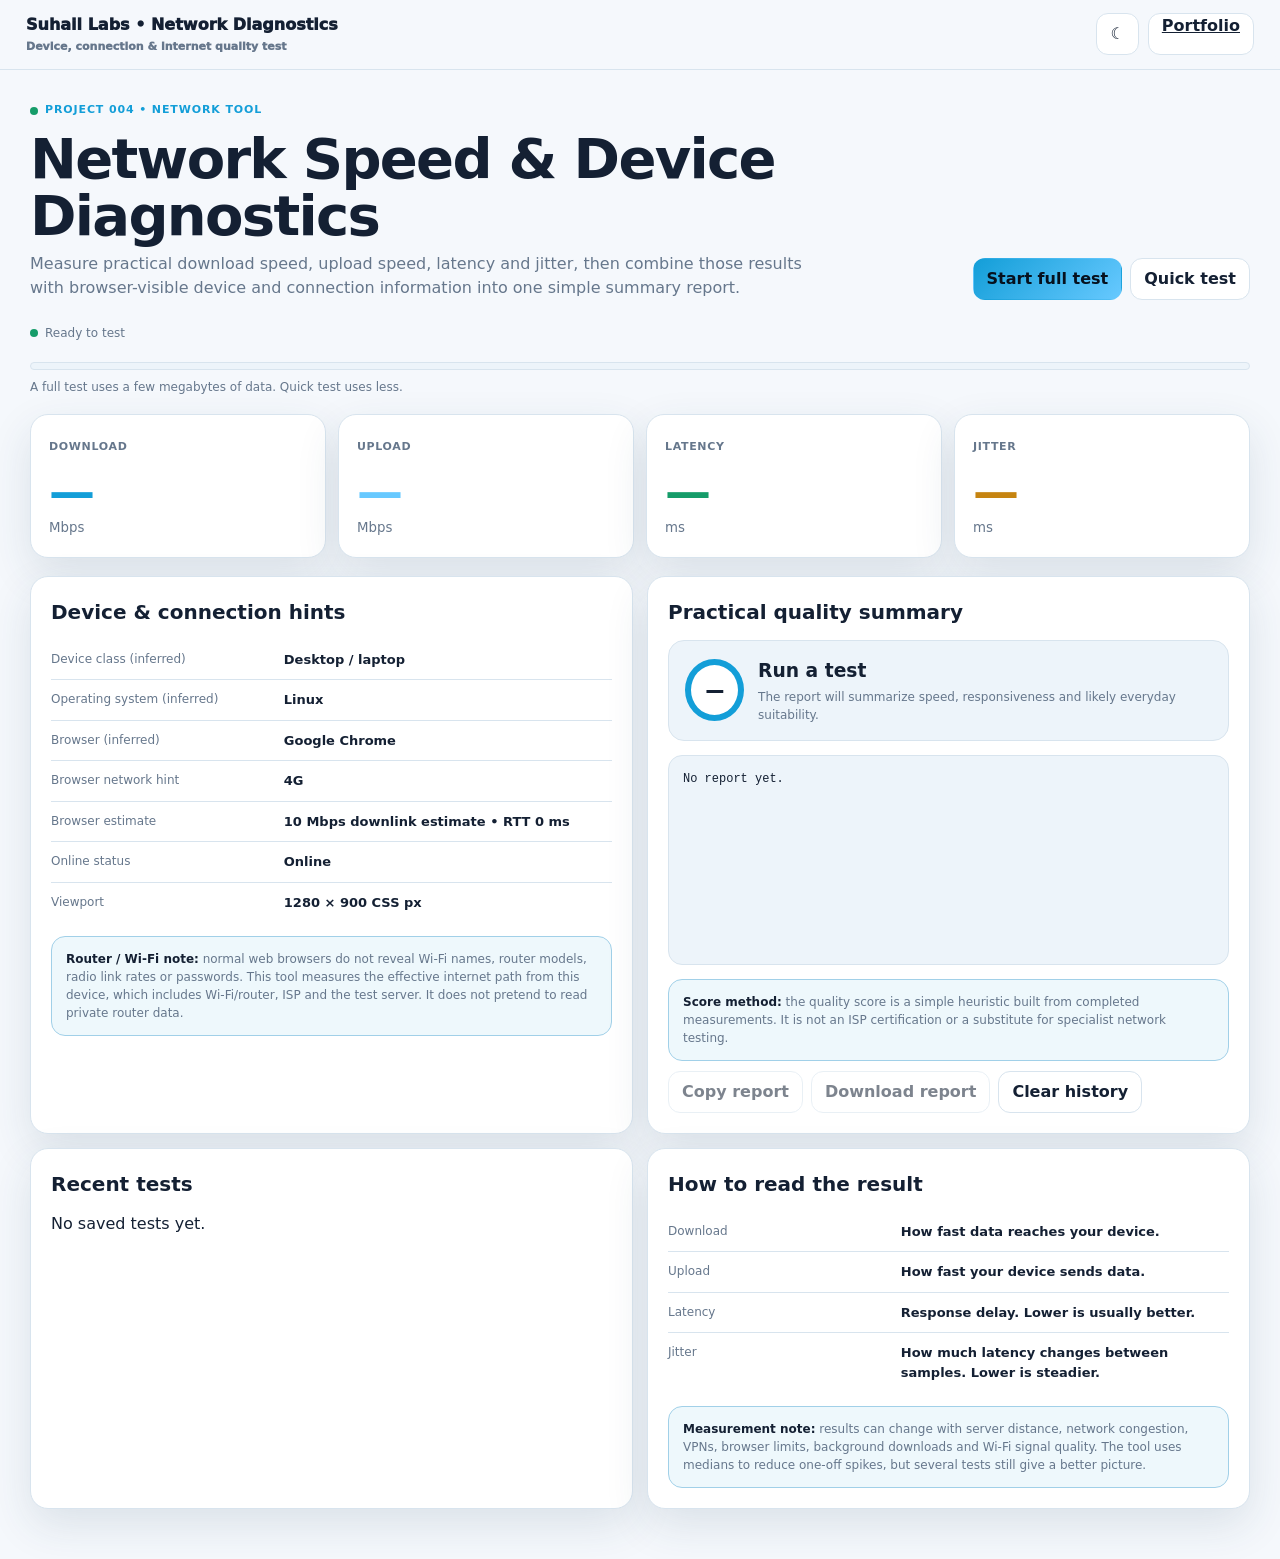
<file: projects/004-network-speed/index.html>
<!doctype html>
<html lang="en" data-theme="light">
<head>
<meta charset="utf-8">
<meta name="viewport" content="width=device-width,initial-scale=1,viewport-fit=cover">
<meta name="theme-color" content="#f5f8fc">
<meta name="description" content="Browser-based network diagnostics for measured download, upload, latency and jitter with a clear summary report.">
<title>Network Speed & Device Diagnostics — Suhail Labs</title>
<link rel="icon" type="image/svg+xml" href="../../assets/icons/favicon.svg">
<style>
:root{
  --bg:#f5f8fc;--surface:#fff;--surface2:#edf4fa;--text:#142033;--muted:#66778c;--line:#d8e4ee;
  --brand:#139ed8;--brand2:#67c9ff;--ok:#159c69;--warn:#c68410;--danger:#d74a58;--shadow:0 16px 44px rgba(36,62,88,.12)
}
html[data-theme="dark"]{
  --bg:#07111f;--surface:#0d1d30;--surface2:#13253a;--text:#f5f8ff;--muted:#9cafc4;--line:#263c52;
  --brand:#6fe7ff;--brand2:#7a9cff;--ok:#5ee6a8;--warn:#ffd166;--danger:#ff7b86;--shadow:0 20px 60px rgba(0,0,0,.28)
}
*{box-sizing:border-box}html{scroll-behavior:smooth}body{margin:0;background:var(--bg);color:var(--text);font-family:Inter,system-ui,-apple-system,"Segoe UI",Arial,sans-serif;line-height:1.5}button,a{font:inherit}.topbar{position:sticky;top:0;z-index:40;display:flex;align-items:center;gap:9px;padding:13px clamp(12px,3vw,26px);background:color-mix(in srgb,var(--bg) 90%,transparent);backdrop-filter:blur(16px);border-bottom:1px solid var(--line)}.brand{font-weight:950;margin-right:auto}.brand small{display:block;color:var(--muted);font-size:11px;margin-top:2px}.btn{min-height:42px;border:1px solid var(--line);background:var(--surface);color:var(--text);border-radius:12px;padding:0 13px;font-weight:850;cursor:pointer}.btn.primary{background:linear-gradient(135deg,var(--brand),var(--brand2));color:#06111e;border-color:transparent}.btn:disabled{opacity:.55;cursor:not-allowed}.btn:focus-visible{outline:3px solid color-mix(in srgb,var(--brand) 38%,transparent);outline-offset:2px}.shell{width:min(1220px,calc(100% - 28px));margin:auto;padding:28px 0 50px}.hero{display:grid;grid-template-columns:1fr auto;gap:28px;align-items:end;margin-bottom:20px}.eyebrow{display:inline-flex;align-items:center;gap:7px;font-size:11px;font-weight:900;letter-spacing:.08em;color:var(--brand)}.eyebrow i{width:8px;height:8px;border-radius:50%;background:var(--ok)}h1{font-size:clamp(32px,5vw,56px);line-height:1.02;letter-spacing:-.03em;margin:8px 0}.hero p{margin:0;color:var(--muted);max-width:780px}.run-box{display:flex;gap:8px;align-items:center}.progress-shell{height:8px;background:var(--surface2);border-radius:999px;overflow:hidden;margin:18px 0 8px;border:1px solid var(--line)}.progress{height:100%;width:0;background:linear-gradient(90deg,var(--brand),var(--brand2));transition:width .25s}.phase{font-size:12px;color:var(--muted);min-height:18px}.metrics{display:grid;grid-template-columns:repeat(4,minmax(0,1fr));gap:12px;margin:18px 0}.metric-card,.panel{border:1px solid var(--line);background:var(--surface);border-radius:18px;box-shadow:var(--shadow)}.metric-card{padding:18px;min-width:0}.metric-card .label{font-size:11px;color:var(--muted);font-weight:800;text-transform:uppercase;letter-spacing:.06em}.metric-card strong{display:block;overflow-wrap:anywhere;word-break:break-word;font-size:clamp(30px,4vw,46px);line-height:1;margin-top:12px}.metric-card small{color:var(--muted)}.metric-card.download strong{color:var(--brand)}.metric-card.upload strong{color:var(--brand2)}.metric-card.ping strong{color:var(--ok)}.metric-card.jitter strong{color:var(--warn)}.grid{display:grid;grid-template-columns:1fr 1fr;gap:14px}.panel{padding:20px}.panel h2{font-size:20px;margin:0 0 13px}.info-list{display:grid;gap:0}.info-row{display:grid;grid-template-columns:minmax(130px,.8fr) 1.2fr;gap:14px;padding:10px 0;border-bottom:1px solid var(--line)}.info-row:last-child{border-bottom:0}.info-row span{color:var(--muted);font-size:12px}.info-row b{font-size:13px;word-break:break-word}.quality{display:flex;align-items:center;gap:14px;padding:16px;border:1px solid var(--line);border-radius:16px;background:var(--surface2);margin-bottom:14px}.quality-score{width:62px;height:62px;border-radius:50%;display:grid;place-items:center;background:var(--surface);border:6px solid var(--brand);font-weight:950;font-size:18px}.quality h3{margin:0}.quality p{margin:3px 0 0;color:var(--muted);font-size:12px}.report{white-space:pre-wrap;border:1px solid var(--line);background:var(--surface2);border-radius:14px;padding:14px;min-height:210px;color:var(--text);font:12px/1.65 ui-monospace,SFMono-Regular,Consolas,monospace;overflow:auto}.report-actions{display:flex;gap:8px;flex-wrap:wrap;margin-top:10px}.notice{margin-top:14px;padding:13px 14px;border:1px solid color-mix(in srgb,var(--brand) 28%,var(--line));background:color-mix(in srgb,var(--brand) 7%,var(--surface));border-radius:14px;color:var(--muted);font-size:12px}.notice strong{color:var(--text)}.history{display:grid;gap:8px;max-height:280px;overflow:auto}.history-row{display:grid;grid-template-columns:1fr auto;gap:12px;padding:10px;border:1px solid var(--line);border-radius:12px;background:var(--surface2)}.history-row small{color:var(--muted)}.status-dot{display:inline-flex;align-items:center;gap:7px;color:var(--muted);font-size:12px}.status-dot i{width:8px;height:8px;border-radius:50%;background:var(--muted)}.status-dot.running i{background:var(--warn);animation:pulse 1s infinite}.status-dot.ready i{background:var(--ok)}.status-dot.error i{background:var(--danger)}@keyframes pulse{50%{opacity:.35}}
@media(max-width:900px){.metrics{grid-template-columns:repeat(2,1fr)}.grid{grid-template-columns:1fr}.hero{grid-template-columns:1fr}.run-box{justify-content:flex-start}}
@media(max-width:540px){.shell{width:min(100% - 18px,540px);padding-top:18px}.topbar{padding:10px}.topbar .portfolio{display:none}.metrics{grid-template-columns:repeat(2,minmax(0,1fr));gap:8px}.metric-card{padding:14px}.metric-card strong{font-size:30px}.panel{padding:15px}.info-row{grid-template-columns:1fr;gap:2px}.run-box{display:grid;grid-template-columns:1fr 1fr}.run-box .primary{grid-column:1/-1}.report-actions .btn{flex:1}.hero h1{font-size:36px}}
@media (prefers-reduced-motion: reduce){*,*::before,*::after{scroll-behavior:auto!important;animation-duration:.01ms!important;animation-iteration-count:1!important;transition-duration:.01ms!important}}
</style>
</head>
<body>
<header class="topbar">
  <div class="brand">Suhail Labs • Network Diagnostics<small>Device, connection & internet quality test</small></div>
  <button class="btn" id="themeToggle" type="button" aria-label="Switch theme">☾</button>
  <a class="btn portfolio" href="../../index.html">Portfolio</a>
</header>

<main class="shell">
<section class="hero">
  <div>
    <span class="eyebrow"><i></i> PROJECT 004 • NETWORK TOOL</span>
    <h1>Network Speed & Device Diagnostics</h1>
    <p>Measure practical download speed, upload speed, latency and jitter, then combine those results with browser-visible device and connection information into one simple summary report.</p>
  </div>
  <div class="run-box">
    <button class="btn primary" id="startTest" type="button">Start full test</button>
    <button class="btn" id="quickTest" type="button">Quick test</button>
  </div>
</section>

<div class="status-dot ready" id="status"><i></i><span>Ready to test</span></div>
<div class="progress-shell" aria-hidden="true"><div class="progress" id="progress"></div></div>
<div class="phase" id="phase">A full test uses a few megabytes of data. Quick test uses less.</div>

<section class="metrics" aria-label="Speed test results">
  <article class="metric-card download"><span class="label">Download</span><strong id="download">—</strong><small>Mbps</small></article>
  <article class="metric-card upload"><span class="label">Upload</span><strong id="upload">—</strong><small id="uploadUnit">Mbps</small></article>
  <article class="metric-card ping"><span class="label">Latency</span><strong id="ping">—</strong><small>ms</small></article>
  <article class="metric-card jitter"><span class="label">Jitter</span><strong id="jitter">—</strong><small>ms</small></article>
</section>

<section class="grid">
  <article class="panel">
    <h2>Device & connection hints</h2>
    <div class="info-list">
      <div class="info-row"><span>Device class (inferred)</span><b id="deviceType">Detecting…</b></div>
      <div class="info-row"><span>Operating system (inferred)</span><b id="os">Detecting…</b></div>
      <div class="info-row"><span>Browser (inferred)</span><b id="browser">Detecting…</b></div>
      <div class="info-row"><span>Browser network hint</span><b id="connectionType">Not exposed by browser</b></div>
      <div class="info-row"><span>Browser estimate</span><b id="browserEstimate">—</b></div>
      <div class="info-row"><span>Online status</span><b id="onlineState">—</b></div>
      <div class="info-row"><span>Viewport</span><b id="viewport">—</b></div>
    </div>
    <div class="notice"><strong>Router / Wi‑Fi note:</strong> normal web browsers do not reveal Wi‑Fi names, router models, radio link rates or passwords. This tool measures the effective internet path from this device, which includes Wi‑Fi/router, ISP and the test server. It does not pretend to read private router data.</div>
  </article>

  <article class="panel">
    <h2>Practical quality summary</h2>
    <div class="quality"><div class="quality-score" id="qualityScore">—</div><div><h3 id="qualityTitle">Run a test</h3><p id="qualityText">The report will summarize speed, responsiveness and likely everyday suitability.</p></div></div>
    <div class="report" id="report">No report yet.</div><div class="notice"><strong>Score method:</strong> the quality score is a simple heuristic built from completed measurements. It is not an ISP certification or a substitute for specialist network testing.</div>
    <div class="report-actions"><button class="btn" id="copyReport" type="button" disabled>Copy report</button><button class="btn" id="downloadReport" type="button" disabled>Download report</button><button class="btn" id="clearHistory" type="button">Clear history</button></div>
  </article>

  <article class="panel">
    <h2>Recent tests</h2>
    <div class="history" id="history"><span class="muted">No saved tests yet.</span></div>
  </article>

  <article class="panel">
    <h2>How to read the result</h2>
    <div class="info-list">
      <div class="info-row"><span>Download</span><b>How fast data reaches your device.</b></div>
      <div class="info-row"><span>Upload</span><b>How fast your device sends data.</b></div>
      <div class="info-row"><span>Latency</span><b>Response delay. Lower is usually better.</b></div>
      <div class="info-row"><span>Jitter</span><b>How much latency changes between samples. Lower is steadier.</b></div>
    </div>
    <div class="notice"><strong>Measurement note:</strong> results can change with server distance, network congestion, VPNs, browser limits, background downloads and Wi‑Fi signal quality. The tool uses medians to reduce one-off spikes, but several tests still give a better picture.</div>
  </article>
</section>
</main>

<script>
const qs=s=>document.querySelector(s);
const TEST_URL='https://speed.cloudflare.com';
const state={running:false,result:null};
const fmt=(n,d=1)=>Number.isFinite(n)?n.toFixed(d):'—';

function setTheme(theme){document.documentElement.dataset.theme=theme;localStorage.setItem('networkDiagnosticsTheme',theme);qs('#themeToggle').textContent=theme==='dark'?'☀':'☾';document.querySelector('meta[name="theme-color"]').setAttribute('content',theme==='dark'?'#07111f':'#f5f8fc')}
setTheme(localStorage.getItem('networkDiagnosticsTheme')||'light');
qs('#themeToggle').onclick=()=>setTheme(document.documentElement.dataset.theme==='dark'?'light':'dark');

function browserName(){
  const ua=navigator.userAgent;
  if(/Edg\//.test(ua))return 'Microsoft Edge';
  if(/OPR\//.test(ua))return 'Opera';
  if(/Chrome\//.test(ua)&&!/Edg\//.test(ua))return 'Google Chrome';
  if(/Firefox\//.test(ua))return 'Mozilla Firefox';
  if(/Safari\//.test(ua)&&!/Chrome\//.test(ua))return 'Safari';
  return 'Other / not identified';
}
function osName(){
  const ua=navigator.userAgent;
  if(/Windows NT 10/.test(ua))return 'Windows 10 / 11';
  if(/Android/.test(ua))return 'Android';
  if(/iPhone|iPad|iPod/.test(ua))return 'iOS / iPadOS';
  if(/Mac OS X/.test(ua))return 'macOS';
  if(/Linux/.test(ua))return 'Linux';
  return 'Not identified';
}
function deviceClass(){
  const touch=navigator.maxTouchPoints>0;
  const small=Math.min(screen.width,screen.height)<820;
  if(/iPad|Tablet/.test(navigator.userAgent))return 'Tablet';
  if(/Mobi|iPhone|Android/.test(navigator.userAgent)||touch&&small)return 'Mobile';
  return 'Desktop / laptop';
}
function connection(){
  return navigator.connection||navigator.mozConnection||navigator.webkitConnection||null;
}
function updateDeviceInfo(){
  const c=connection();
  qs('#deviceType').textContent=deviceClass();
  qs('#os').textContent=osName();
  qs('#browser').textContent=browserName();
  qs('#connectionType').textContent=c?.type||c?.effectiveType?.toUpperCase()||'Not exposed by browser';
  qs('#browserEstimate').textContent=c?.downlink?`${c.downlink} Mbps downlink estimate • RTT ${c.rtt??'—'} ms`:'Not available in this browser';
  qs('#onlineState').textContent=navigator.onLine?'Online':'Offline';
  qs('#viewport').textContent=`${innerWidth} × ${innerHeight} CSS px`;
}
updateDeviceInfo();addEventListener('online',updateDeviceInfo);addEventListener('offline',updateDeviceInfo);addEventListener('resize',updateDeviceInfo);
connection()?.addEventListener?.('change',updateDeviceInfo);

function setStatus(kind,text){const el=qs('#status');el.className=`status-dot ${kind}`;el.querySelector('span').textContent=text}
function setProgress(value,phase){qs('#progress').style.width=Math.max(0,Math.min(100,value))+'%';qs('#phase').textContent=phase}
function median(values){const a=[...values].sort((x,y)=>x-y),m=Math.floor(a.length/2);return a.length%2?a[m]:(a[m-1]+a[m])/2}
function stdev(values){if(values.length<2)return NaN;const mean=values.reduce((a,b)=>a+b,0)/values.length;return Math.sqrt(values.reduce((s,v)=>s+(v-mean)**2,0)/values.length)}

async function fetchWithTimeout(url,options={},timeoutMs=12000){
  const controller=new AbortController();
  const timer=setTimeout(()=>controller.abort(),timeoutMs);
  try{return await fetch(url,{...options,signal:controller.signal})}
  finally{clearTimeout(timer)}
}
async function timedFetch(url,options={}){
  const start=performance.now();
  const response=await fetchWithTimeout(url,{cache:'no-store',...options});
  if(!response.ok)throw new Error(`HTTP ${response.status}`);
  const buffer=await response.arrayBuffer();
  return {ms:performance.now()-start,bytes:buffer.byteLength};
}
async function measureLatency(samples){
  const values=[];
  for(let i=0;i<samples;i++){
    try{
      const start=performance.now();
      const response=await fetchWithTimeout(`${TEST_URL}/__down?bytes=0&r=${Math.random()}`,{cache:'no-store'},8000);
      if(!response.ok)throw new Error('Latency request failed');
      await response.arrayBuffer();
      values.push(performance.now()-start);
    }catch(error){
      console.warn('Latency sample unavailable:',error);
    }
  }
  return {
    ping:values.length?median(values):NaN,
    jitter:values.length>1?stdev(values):NaN,
    samples:values
  };
}
async function measureDownload(bytes){
  const {ms,bytes:received}=await timedFetch(`${TEST_URL}/__down?bytes=${bytes}&r=${Math.random()}`);
  return received*8/(ms/1000)/1e6;
}
async function measureUpload(bytes){
  const payload=new Uint8Array(bytes);
  for(let offset=0;offset<payload.length;offset+=65536){
    crypto.getRandomValues(payload.subarray(offset,Math.min(offset+65536,payload.length)));
  }
  const start=performance.now();
  const response=await fetchWithTimeout(`${TEST_URL}/__up?r=${Math.random()}`,{
    method:'POST',body:payload,cache:'no-store',headers:{'Content-Type':'application/octet-stream'}
  },15000);
  if(!response.ok)throw new Error('Upload request failed');
  await response.text();
  return bytes*8/((performance.now()-start)/1000)/1e6;
}

function quality(result){
  const components=[
    {value:result.download,max:35,points:v=>v>=100?35:v>=50?31:v>=25?26:v>=10?20:v>=5?13:6},
    {value:result.upload,max:25,points:v=>v>=25?25:v>=10?22:v>=5?18:v>=2?12:6},
    {value:result.ping,max:25,points:v=>v<=25?25:v<=50?21:v<=80?16:v<=150?10:5},
    {value:result.jitter,max:15,points:v=>v<=8?15:v<=15?12:v<=30?8:4}
  ].filter(component=>Number.isFinite(component.value));

  if(!components.length){
    return {score:null,title:'Unavailable',text:'No measured network values are available.',partial:true};
  }

  const earned=components.reduce((sum,component)=>sum+component.points(component.value),0);
  const possible=components.reduce((sum,component)=>sum+component.max,0);
  const score=Math.round(earned/possible*100);
  const baseTitle=score>=88?'Excellent':score>=72?'Good':score>=55?'Fair':'Limited';
  const partial=possible<100;
  const title=partial?`${baseTitle} (partial)`:baseTitle;
  let text=baseTitle==='Excellent'?'Fast and responsive for demanding everyday use.'
    :baseTitle==='Good'?'Comfortable for most browsing, calls, streaming and cloud work.'
    :baseTitle==='Fair'?'Usable for everyday tasks, but heavier transfers or real-time use may feel slower.'
    :'The connection may struggle with large transfers or delay-sensitive tasks.';
  if(partial) text+=' This quality score uses only the measurements that completed successfully.';
  return {score,title,text,partial};
}
function makeReport(r){
  const q=quality(r),c=connection();
  return [
    'SUHAIL LABS — NETWORK SPEED & DEVICE DIAGNOSTICS',
    `Tested: ${new Date(r.time).toLocaleString()}`,
    '',
    `Quality: ${q.title}${Number.isFinite(q.score)?` (${q.score}/100)`:''}`,
    `Download: ${Number.isFinite(r.download)?fmt(r.download)+' Mbps':'Unavailable'}`,
    `Upload: ${Number.isFinite(r.upload)?fmt(r.upload)+' Mbps':'Unavailable — upload measurement did not complete'}`,
    `Latency: ${fmt(r.ping,0)} ms`,
    `Jitter: ${fmt(r.jitter,0)} ms`,
    '',
    `Device: ${deviceClass()}`,
    `OS: ${osName()}`,
    `Browser: ${browserName()}`,
    `Connection hint: ${c?.type||c?.effectiveType||'not exposed'}`,
    c?.downlink?`Browser downlink estimate: ${c.downlink} Mbps`:'Browser downlink estimate: unavailable',
    '',
    'Summary:',
    q.text,
    '',
    'Method: download/upload use the median of completed samples; latency uses the median response time; jitter is the variation across latency samples.',
    '',
    'Important: device/OS/browser fields are browser-based inferences. This test measures the effective internet path to an external test service and cannot directly read Wi-Fi SSID, router model, private router settings, or the raw Wi-Fi radio link rate.'
  ].join('\n');
}
function renderResult(r){
  qs('#download').textContent=Number.isFinite(r.download)?fmt(r.download):'Unavailable';
  qs('#upload').textContent=Number.isFinite(r.upload)?fmt(r.upload):'Unavailable';
  qs('#uploadUnit').textContent=Number.isFinite(r.upload)?'Mbps':'not measured';
  qs('#ping').textContent=Number.isFinite(r.ping)?fmt(r.ping,0):'Unavailable';
  qs('#jitter').textContent=Number.isFinite(r.jitter)?fmt(r.jitter,0):'Unavailable';
  const q=quality(r);qs('#qualityScore').textContent=Number.isFinite(q.score)?q.score:'—';qs('#qualityTitle').textContent=q.title;qs('#qualityText').textContent=q.text;
  qs('#report').textContent=makeReport(r);qs('#copyReport').disabled=false;qs('#downloadReport').disabled=false;
}
function saveHistory(r){
  const key='networkDiagnosticsHistoryV1';let list=[];try{list=JSON.parse(localStorage.getItem(key)||'[]')}catch{}
  list=[r,...list].slice(0,8);localStorage.setItem(key,JSON.stringify(list));renderHistory();
}
function renderHistory(){
  const key='networkDiagnosticsHistoryV1';let list=[];try{list=JSON.parse(localStorage.getItem(key)||'[]')}catch{}
  qs('#history').innerHTML=list.length?list.map(r=>`<div class="history-row"><div><b>${new Date(r.time).toLocaleString()}</b><br><small>↓ ${fmt(r.download)} • ↑ ${fmt(r.upload)} Mbps • ${fmt(r.ping,0)} ms</small></div><b>${quality(r).title}</b></div>`).join(''):'<span class="muted">No saved tests yet.</span>';
}
renderHistory();

async function runTest(quick=false){
  if(state.running)return;
  if(!navigator.onLine){setStatus('error','You are offline');return}
  state.running=true;qs('#startTest').disabled=true;qs('#quickTest').disabled=true;setStatus('running','Testing network…');
  try{
    setProgress(8,'Measuring latency and jitter…');
    const latency=await measureLatency(quick?3:6);

    setProgress(35,'Measuring download speed…');
    const downSizes=quick?[500000,1000000]:[1000000,3000000,5000000];
    const downs=[];
    for(const size of downSizes){
      try{downs.push(await measureDownload(size))}
      catch(error){console.warn('Download sample unavailable:',error)}
    }
    const download=downs.length?median(downs):NaN;

    setProgress(72,'Measuring upload speed…');
    const upSizes=quick?[250000]:[250000,750000,1250000],ups=[];
    for(const size of upSizes){
      try{ups.push(await measureUpload(size))}
      catch(error){console.warn('Upload sample unavailable:',error)}
    }
    const upload=ups.length?median(ups):NaN;

    const result={time:new Date().toISOString(),download,upload,ping:latency.ping,jitter:latency.jitter};
    state.result=result;renderResult(result);saveHistory(result);
    const completed=[download,upload,latency.ping,latency.jitter].filter(Number.isFinite).length;
    if(completed){
      setProgress(100,completed===4?'Test complete. Review the summary report below.':'Test complete with unavailable measurements. No missing value was invented or estimated.');
      setStatus('ready',completed===4?'Test complete':'Partial test complete');
    }else{
      setProgress(100,'No measurement could complete against the external test service. Values remain Unavailable.');
      setStatus('error','Measurements unavailable');
    }
  }catch(error){
    console.error(error);setStatus('error','Test could not complete');setProgress(0,'The external measurement service may be blocked, unavailable, or restricted by this browser/network.');
  }finally{
    state.running=false;qs('#startTest').disabled=false;qs('#quickTest').disabled=false;
  }
}
qs('#startTest').onclick=()=>runTest(false);
qs('#quickTest').onclick=()=>runTest(true);
qs('#copyReport').onclick=async()=>{if(!state.result)return;try{await navigator.clipboard.writeText(makeReport(state.result));qs('#phase').textContent='Report copied.'}catch{qs('#phase').textContent='Copy is unavailable in this browser.'}};
qs('#downloadReport').onclick=()=>{if(!state.result)return;const blob=new Blob([makeReport(state.result)],{type:'text/plain'}),a=document.createElement('a');a.href=URL.createObjectURL(blob);a.download=`network-diagnostics-${new Date().toISOString().slice(0,10)}.txt`;a.click();setTimeout(()=>URL.revokeObjectURL(a.href),500)};
qs('#clearHistory').onclick=()=>{localStorage.removeItem('networkDiagnosticsHistoryV1');renderHistory()};
</script>
</body>
</html>
</file>
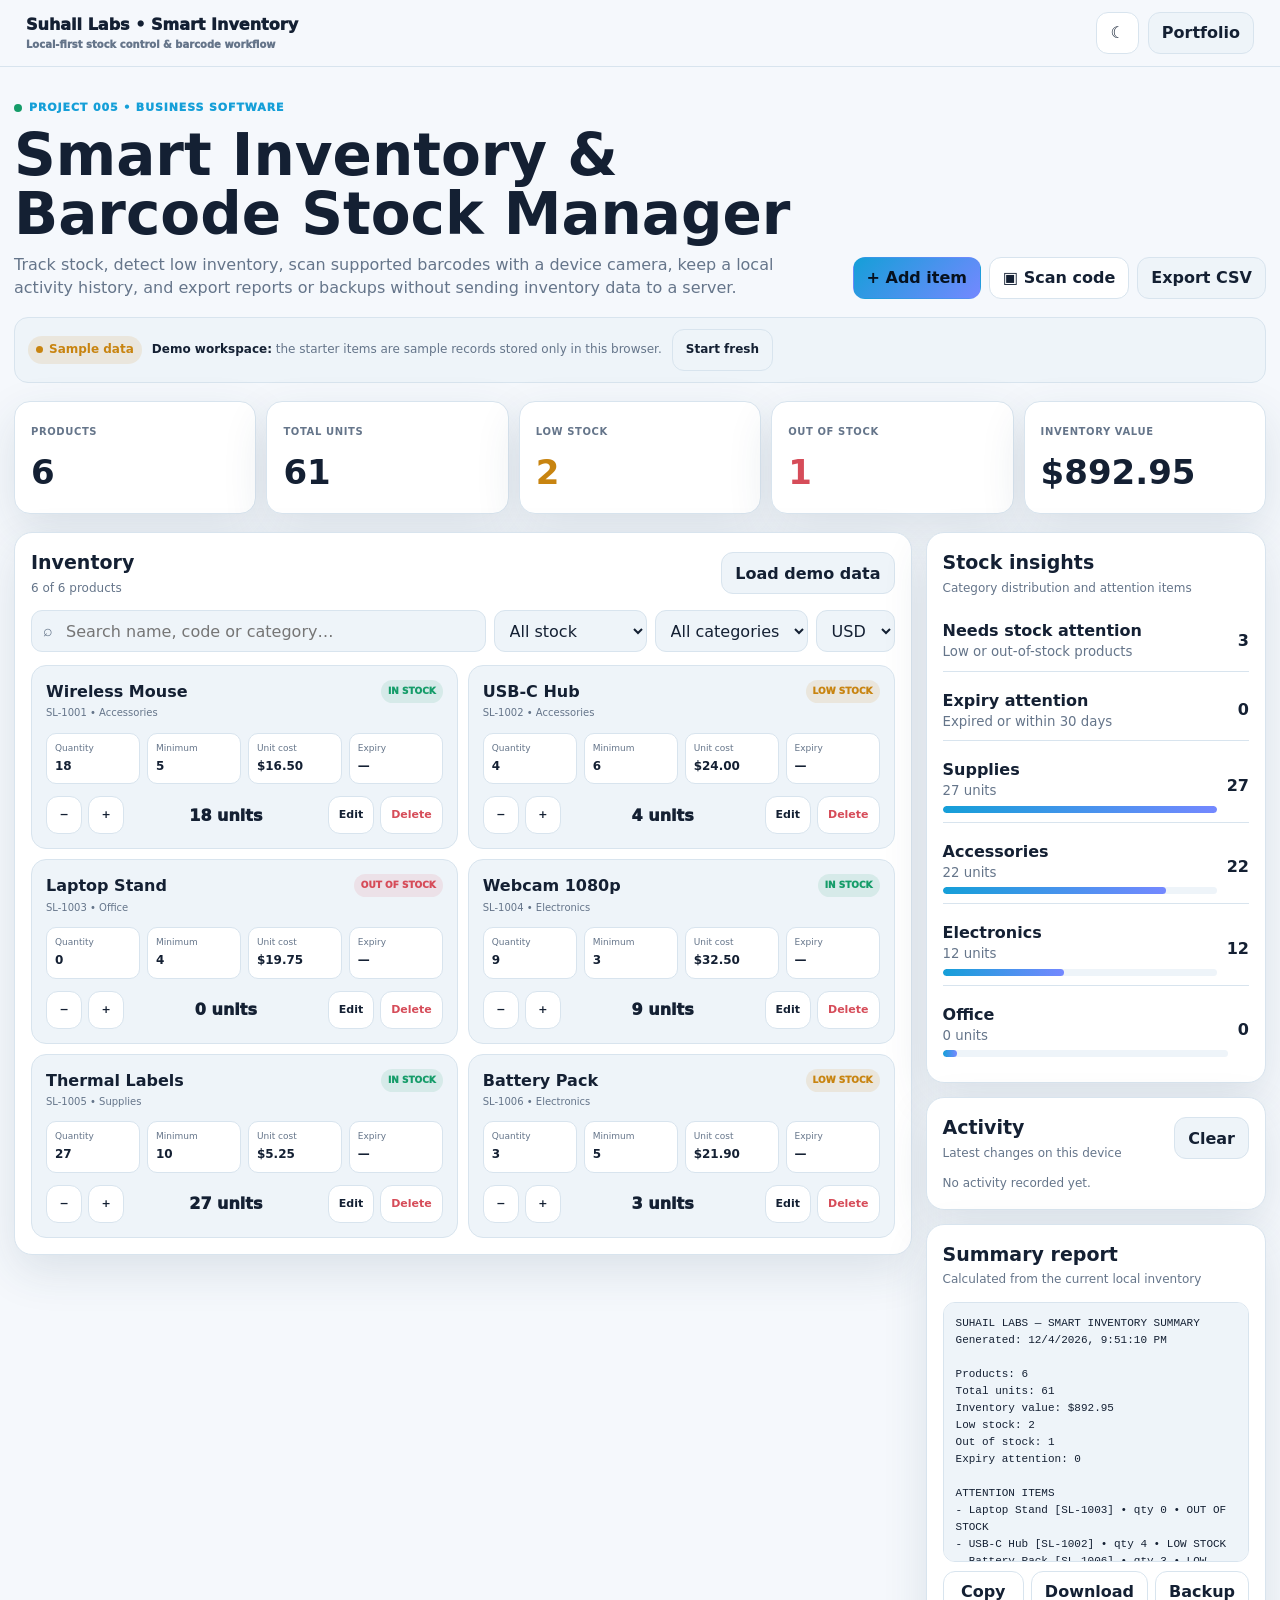
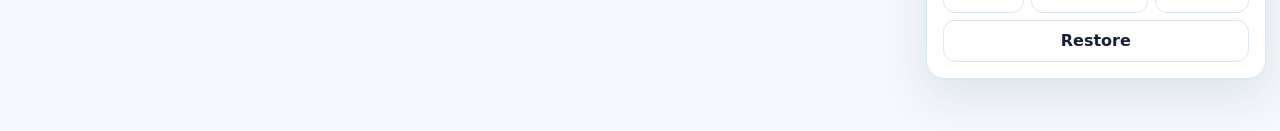
<file: projects/005-smart-inventory/index.html>
<!doctype html>
<html lang="en" data-theme="light">
<head>
<meta charset="utf-8">
<meta name="viewport" content="width=device-width,initial-scale=1,viewport-fit=cover">
<meta name="theme-color" content="#f5f8fc">
<meta name="description" content="Smart Inventory & Barcode Stock Manager — a privacy-first browser inventory tool with low-stock alerts, optional camera barcode scanning, reports and local backups.">
<title>Smart Inventory & Barcode Stock Manager — Suhail Labs</title>
<link rel="icon" type="image/svg+xml" href="../../assets/icons/favicon.svg">
<style>
:root{
  --bg:#f5f8fc;--surface:#fff;--surface2:#eef4f9;--text:#142033;--muted:#65758a;--line:#d8e4ee;
  --brand:#159fd8;--brand2:#7488ff;--ok:#159c69;--warn:#c88410;--danger:#d64c59;
  --shadow:0 16px 46px rgba(36,62,88,.12);--r:18px
}
html[data-theme="dark"]{
  --bg:#07111f;--surface:#0d1d30;--surface2:#13253a;--text:#f5f8ff;--muted:#9cafc4;--line:#263c52;
  --brand:#6fe7ff;--brand2:#8a8dff;--ok:#5ee6a8;--warn:#ffd166;--danger:#ff7b86;--shadow:0 20px 60px rgba(0,0,0,.3)
}
*{box-sizing:border-box}html{scroll-behavior:smooth}body{margin:0;background:var(--bg);color:var(--text);font-family:Inter,system-ui,-apple-system,"Segoe UI",Arial,sans-serif;line-height:1.45}
button,input,select,textarea{font:inherit}a{color:inherit;text-decoration:none}button,a{-webkit-tap-highlight-color:transparent}
button:focus-visible,a:focus-visible,input:focus-visible,select:focus-visible,textarea:focus-visible{outline:3px solid color-mix(in srgb,var(--brand) 38%,transparent);outline-offset:2px}
.topbar{position:sticky;top:0;z-index:50;display:flex;align-items:center;gap:9px;padding:12px clamp(12px,3vw,26px);border-bottom:1px solid var(--line);background:color-mix(in srgb,var(--bg) 90%,transparent);backdrop-filter:blur(16px)}
.brand{font-weight:950;margin-right:auto}.brand small{display:block;color:var(--muted);font-size:10px;margin-top:2px}.btn{min-height:42px;border:1px solid var(--line);border-radius:12px;background:var(--surface);color:var(--text);padding:0 13px;font-weight:850;cursor:pointer;display:inline-flex;align-items:center;justify-content:center;gap:7px}
.btn.primary{background:linear-gradient(135deg,var(--brand),var(--brand2));border-color:transparent;color:#06111e}.btn.ghost{background:var(--surface2)}.btn.danger{color:var(--danger)}.btn:disabled{opacity:.5;cursor:not-allowed}
.shell{width:min(1320px,calc(100% - 28px));margin:auto;padding:28px 0 52px}.hero{display:grid;grid-template-columns:1fr auto;gap:26px;align-items:end}.eyebrow{display:inline-flex;align-items:center;gap:7px;color:var(--brand);font-size:11px;font-weight:950;letter-spacing:.08em}.eyebrow i{width:8px;height:8px;border-radius:50%;background:var(--ok)}
h1{font-size:clamp(34px,5vw,58px);line-height:1.02;margin:8px 0}.hero p{color:var(--muted);max-width:780px;margin:0}.hero-actions{display:flex;gap:8px;flex-wrap:wrap;justify-content:flex-end}
.workspace-note{display:flex;align-items:center;gap:10px;flex-wrap:wrap;margin:18px 0 4px;padding:11px 13px;border:1px solid var(--line);border-radius:14px;background:var(--surface2);color:var(--muted);font-size:12px}.workspace-note strong{color:var(--text)}.sample-pill{display:inline-flex;align-items:center;gap:6px;padding:5px 8px;border-radius:999px;background:color-mix(in srgb,var(--warn) 12%,transparent);color:var(--warn);font-weight:900}.sample-pill i{width:7px;height:7px;border-radius:50%;background:currentColor}
.metrics{display:grid;grid-template-columns:repeat(5,minmax(0,1fr));gap:10px;margin:18px 0}.metric{padding:16px;border:1px solid var(--line);background:var(--surface);border-radius:16px;box-shadow:var(--shadow)}.metric span{font-size:10px;color:var(--muted);font-weight:850;text-transform:uppercase;letter-spacing:.06em}.metric strong{display:block;font-size:clamp(24px,3vw,34px);margin-top:7px}.metric.alert strong{color:var(--danger)}.metric.warn strong{color:var(--warn)}
.layout{display:grid;grid-template-columns:minmax(0,1.45fr) minmax(300px,.55fr);gap:14px;align-items:start}.panel{border:1px solid var(--line);background:var(--surface);border-radius:var(--r);box-shadow:var(--shadow)}.inventory-panel{padding:16px}.side{display:grid;gap:14px}.side .panel{padding:16px}.panel-head{display:flex;align-items:center;justify-content:space-between;gap:12px;margin-bottom:13px}.panel-head h2,.side h2{font-size:19px;margin:0}.panel-head p,.side p{margin:3px 0 0;color:var(--muted);font-size:12px}
.toolbar{display:grid;grid-template-columns:minmax(180px,1fr) auto auto auto;gap:8px;margin-bottom:13px}.control{min-height:42px;border:1px solid var(--line);background:var(--surface2);color:var(--text);border-radius:11px;padding:0 11px;min-width:0}.search-wrap{position:relative}.search-wrap input{width:100%;padding-left:34px}.search-wrap span{position:absolute;left:12px;top:50%;transform:translateY(-50%);color:var(--muted)}
.inventory-grid{display:grid;grid-template-columns:repeat(2,minmax(0,1fr));gap:10px}.empty{grid-column:1/-1;border:1px dashed var(--line);border-radius:15px;padding:32px;text-align:center;color:var(--muted)}
.item{border:1px solid var(--line);background:var(--surface2);border-radius:15px;padding:14px;display:grid;gap:12px;position:relative;transition:transform .16s,border-color .16s}.item:hover{transform:translateY(-2px);border-color:color-mix(in srgb,var(--brand) 35%,var(--line))}.item.flash{animation:flash 1.4s ease}@keyframes flash{0%,100%{box-shadow:none}35%{box-shadow:0 0 0 5px color-mix(in srgb,var(--brand) 22%,transparent)}}
.item-top{display:flex;align-items:flex-start;justify-content:space-between;gap:12px}.item h3{margin:0;font-size:16px}.code{color:var(--muted);font-size:10px;margin-top:3px;word-break:break-all}.status{flex:0 0 auto;font-size:9px;font-weight:950;padding:5px 7px;border-radius:999px}.status.ok{background:color-mix(in srgb,var(--ok) 11%,transparent);color:var(--ok)}.status.low{background:color-mix(in srgb,var(--warn) 12%,transparent);color:var(--warn)}.status.out,.status.expired{background:color-mix(in srgb,var(--danger) 11%,transparent);color:var(--danger)}
.item-meta{display:grid;grid-template-columns:repeat(4,1fr);gap:7px}.item-meta div{border:1px solid var(--line);background:var(--surface);border-radius:10px;padding:8px;min-width:0}.item-meta span{display:block;color:var(--muted);font-size:9px}.item-meta b{display:block;font-size:12px;margin-top:3px;white-space:nowrap;overflow:hidden;text-overflow:ellipsis}
.item-actions{display:grid;grid-template-columns:auto auto 1fr auto auto;gap:6px;align-items:center}.qtybtn{width:36px;padding:0}.qtyread{text-align:center;font-weight:950}.item-actions .btn{min-height:38px;padding-inline:10px;font-size:11px}.delete{color:var(--danger)}
.insight-list{display:grid;gap:8px}.insight-row{display:grid;grid-template-columns:1fr auto;gap:10px;align-items:center;padding:9px 0;border-bottom:1px solid var(--line)}.insight-row:last-child{border-bottom:0}.insight-row small{display:block;color:var(--muted)}.bar{height:7px;background:var(--surface2);border-radius:999px;overflow:hidden;margin-top:5px}.bar i{display:block;height:100%;background:linear-gradient(90deg,var(--brand),var(--brand2));border-radius:999px}
.activity{display:grid;gap:8px;max-height:320px;overflow:auto}.activity-row{padding:9px;border:1px solid var(--line);border-radius:11px;background:var(--surface2);font-size:11px}.activity-row small{display:block;color:var(--muted);margin-top:3px}
.report{white-space:pre-wrap;max-height:260px;overflow:auto;padding:12px;border:1px solid var(--line);border-radius:12px;background:var(--surface2);font:11px/1.55 ui-monospace,SFMono-Regular,Consolas,monospace}.report-actions{display:flex;gap:7px;flex-wrap:wrap;margin-top:9px}.report-actions .btn{flex:1}
dialog{border:0;padding:0;background:transparent;color:var(--text);width:min(680px,calc(100% - 24px));max-height:90vh}dialog::backdrop{background:rgba(2,10,20,.58);backdrop-filter:blur(4px)}.dialog{border:1px solid var(--line);background:var(--surface);border-radius:20px;box-shadow:0 30px 100px rgba(0,0,0,.35);overflow:auto;max-height:90vh}.dialog-head{position:sticky;top:0;z-index:2;display:flex;align-items:center;justify-content:space-between;gap:12px;padding:16px;border-bottom:1px solid var(--line);background:var(--surface)}.dialog-head h2{margin:0}.dialog-body{padding:16px}.form-grid{display:grid;grid-template-columns:1fr 1fr;gap:11px}.field{display:grid;gap:5px;color:var(--muted);font-size:11px}.field.span2{grid-column:1/-1}.field input,.field select{min-height:44px;border:1px solid var(--line);border-radius:11px;background:var(--surface2);color:var(--text);padding:0 11px}.dialog-actions{display:flex;justify-content:flex-end;gap:8px;margin-top:16px}
.scanner-box{position:relative;aspect-ratio:16/10;border:1px solid var(--line);border-radius:16px;overflow:hidden;background:#07111f;display:grid;place-items:center}.scanner-box video{width:100%;height:100%;object-fit:cover}.scan-line{position:absolute;left:10%;right:10%;top:50%;height:2px;background:var(--brand);box-shadow:0 0 18px var(--brand);animation:scan 2s ease-in-out infinite}@keyframes scan{0%,100%{transform:translateY(-80px)}50%{transform:translateY(80px)}}.scanner-message{padding:11px 0;color:var(--muted);font-size:12px}.manual-scan{display:grid;grid-template-columns:1fr auto;gap:8px}.manual-scan input{min-height:44px;border:1px solid var(--line);border-radius:11px;background:var(--surface2);color:var(--text);padding:0 11px}
.toast{position:fixed;left:50%;bottom:22px;z-index:100;transform:translate(-50%,20px);opacity:0;pointer-events:none;background:var(--text);color:var(--bg);padding:10px 14px;border-radius:999px;font-weight:850;font-size:12px;transition:.2s}.toast.show{opacity:1;transform:translate(-50%,0)}
@media(max-width:1050px){.metrics{grid-template-columns:repeat(3,1fr)}.layout{grid-template-columns:1fr}.side{grid-template-columns:1fr 1fr}.side .panel:last-child{grid-column:1/-1}}
@media(max-width:760px){.shell{width:min(100% - 18px,760px);padding-top:18px}.topbar{padding:10px}.topbar .portfolio{display:none}.hero{grid-template-columns:1fr}.hero-actions{justify-content:flex-start}.metrics{grid-template-columns:repeat(2,1fr)}.toolbar{grid-template-columns:1fr 1fr}.search-wrap{grid-column:1/-1}.inventory-grid{grid-template-columns:1fr}.side{grid-template-columns:1fr}.side .panel:last-child{grid-column:auto}.item-meta{grid-template-columns:repeat(2,1fr)}}
@media(max-width:480px){.hero-actions{display:grid;grid-template-columns:1fr 1fr}.hero-actions .primary{grid-column:1/-1}.toolbar{grid-template-columns:1fr}.search-wrap{grid-column:auto}.metrics{gap:7px}.metric{padding:13px}.form-grid{grid-template-columns:1fr}.field.span2{grid-column:auto}.item-actions{grid-template-columns:auto auto 1fr}.item-actions .edit,.item-actions .delete{grid-row:2}.item-actions .edit{grid-column:1/3}.item-actions .delete{grid-column:3}.dialog-actions{display:grid;grid-template-columns:1fr 1fr}.dialog-actions .btn{width:100%}}
@media(prefers-reduced-motion:reduce){*{scroll-behavior:auto!important}.scan-line{animation:none}.item.flash{animation:none}}
</style>
</head>
<body>
<header class="topbar">
  <div class="brand">Suhail Labs • Smart Inventory<small>Local-first stock control & barcode workflow</small></div>
  <button class="btn" id="themeToggle" type="button" aria-label="Switch theme">☾</button>
  <a class="btn ghost portfolio" href="../../index.html">Portfolio</a>
</header>

<main class="shell">
  <section class="hero">
    <div>
      <span class="eyebrow"><i></i> PROJECT 005 • BUSINESS SOFTWARE</span>
      <h1>Smart Inventory & Barcode Stock Manager</h1>
      <p>Track stock, detect low inventory, scan supported barcodes with a device camera, keep a local activity history, and export reports or backups without sending inventory data to a server.</p>
    </div>
    <div class="hero-actions">
      <button class="btn primary" id="addItem" type="button">+ Add item</button>
      <button class="btn" id="scanItem" type="button">▣ Scan code</button>
      <button class="btn ghost" id="exportMenu" type="button">Export CSV</button>
    </div>
  </section>

  <div class="workspace-note">
    <span class="sample-pill" id="modePill"><i></i><span id="modeText">Sample data</span></span>
    <span id="modeNote"><strong>Demo workspace:</strong> the starter items are sample records stored only in this browser.</span>
    <button class="btn ghost" id="startFresh" type="button">Start fresh</button>
  </div>

  <section class="metrics" aria-label="Inventory summary">
    <article class="metric"><span>Products</span><strong id="mProducts">0</strong></article>
    <article class="metric"><span>Total units</span><strong id="mUnits">0</strong></article>
    <article class="metric warn"><span>Low stock</span><strong id="mLow">0</strong></article>
    <article class="metric alert"><span>Out of stock</span><strong id="mOut">0</strong></article>
    <article class="metric"><span>Inventory value</span><strong id="mValue">—</strong></article>
  </section>

  <section class="layout">
    <article class="panel inventory-panel">
      <div class="panel-head"><div><h2>Inventory</h2><p id="countText">0 items</p></div><button class="btn ghost" id="loadDemo" type="button">Load demo data</button></div>
      <div class="toolbar">
        <label class="search-wrap"><span>⌕</span><input class="control" id="search" type="search" placeholder="Search name, code or category…" autocomplete="off" aria-label="Search inventory"></label>
        <select class="control" id="statusFilter" aria-label="Filter by stock status"><option value="all">All stock</option><option value="low">Low stock</option><option value="out">Out of stock</option><option value="expiring">Expiring soon</option></select>
        <select class="control" id="categoryFilter" aria-label="Filter by category"><option value="all">All categories</option></select>
        <select class="control" id="currency" aria-label="Currency"><option>USD</option><option>AFN</option><option>EUR</option><option>GBP</option><option>PKR</option><option>CNY</option><option>INR</option><option>TRY</option><option>AED</option></select>
      </div>
      <div class="inventory-grid" id="inventoryGrid" aria-live="polite"></div>
    </article>

    <aside class="side">
      <section class="panel">
        <div class="panel-head"><div><h2>Stock insights</h2><p>Category distribution and attention items</p></div></div>
        <div class="insight-list" id="insights"></div>
      </section>
      <section class="panel">
        <div class="panel-head"><div><h2>Activity</h2><p>Latest changes on this device</p></div><button class="btn ghost" id="clearActivity" type="button">Clear</button></div>
        <div class="activity" id="activity"></div>
      </section>
      <section class="panel">
        <div class="panel-head"><div><h2>Summary report</h2><p>Calculated from the current local inventory</p></div></div>
        <div class="report" id="report"></div>
        <div class="report-actions"><button class="btn" id="copyReport" type="button">Copy</button><button class="btn" id="downloadReport" type="button">Download</button><button class="btn" id="backupJson" type="button">Backup</button><label class="btn" for="restoreJson">Restore<input id="restoreJson" type="file" accept="application/json,.json" hidden></label></div>
      </section>
    </aside>
  </section>
</main>

<dialog id="itemDialog">
  <form method="dialog" class="dialog" id="itemForm">
    <div class="dialog-head"><h2 id="itemDialogTitle">Add inventory item</h2><button type="button" class="btn ghost" data-close-item aria-label="Close item editor">×</button></div>
    <div class="dialog-body">
      <input type="hidden" name="id">
      <div class="form-grid">
        <label class="field span2">Item name<input name="name" required maxlength="80" autocomplete="off"></label>
        <label class="field">Barcode / SKU<input name="code" required maxlength="80" autocomplete="off"></label>
        <label class="field">Category<input name="category" required maxlength="50" autocomplete="off" placeholder="Accessories"></label>
        <label class="field">Quantity<input name="qty" type="number" min="0" step="1" required value="0"></label>
        <label class="field">Low-stock threshold<input name="min" type="number" min="0" step="1" required value="5"></label>
        <label class="field">Unit cost<input name="cost" type="number" min="0" step="0.01" required value="0"></label>
        <label class="field">Expiry date <span>(optional)</span><input name="expiry" type="date"></label>
      </div>
      <p id="itemMessage" style="min-height:18px;color:var(--danger);font-size:12px;margin:10px 0 0"></p>
      <div class="dialog-actions"><button type="button" class="btn ghost" data-close-item>Cancel</button><button type="submit" class="btn primary" id="saveItem" value="default">Save item</button></div>
    </div>
  </form>
</dialog>

<dialog id="scannerDialog">
  <div class="dialog">
    <div class="dialog-head"><h2>Barcode / QR scanner</h2><button class="btn ghost" id="closeScanner" type="button" aria-label="Close scanner">×</button></div>
    <div class="dialog-body">
      <div class="scanner-box"><video id="scanVideo" playsinline muted></video><div class="scan-line" aria-hidden="true"></div></div>
      <div class="scanner-message" id="scannerMessage">Checking camera and barcode support…</div>
      <div class="manual-scan"><input id="manualCode" autocomplete="off" placeholder="Or type / paste a barcode or SKU" aria-label="Barcode or SKU"><button class="btn primary" id="useManualCode" type="button">Use code</button></div>
      <p style="color:var(--muted);font-size:11px;margin-bottom:0">Camera scanning works only when the browser exposes the BarcodeDetector API and camera permission is granted. Manual code entry always remains available. Inventory data stays in this browser.</p>
    </div>
  </div>
</dialog>

<div class="toast" id="toast" role="status" aria-live="polite"></div>

<script>
'use strict';
const $=(s,c=document)=>c.querySelector(s), $$=(s,c=document)=>[...c.querySelectorAll(s)];
const STORE='suhailInventoryV1', LOG='suhailInventoryLogV1', MODE='suhailInventoryModeV1', CUR='suhailInventoryCurrencyV1';
const demoItems=[
  {id:'p1',name:'Wireless Mouse',code:'SL-1001',category:'Accessories',qty:18,min:5,cost:16.50,expiry:''},
  {id:'p2',name:'USB-C Hub',code:'SL-1002',category:'Accessories',qty:4,min:6,cost:24.00,expiry:''},
  {id:'p3',name:'Laptop Stand',code:'SL-1003',category:'Office',qty:0,min:4,cost:19.75,expiry:''},
  {id:'p4',name:'Webcam 1080p',code:'SL-1004',category:'Electronics',qty:9,min:3,cost:32.50,expiry:''},
  {id:'p5',name:'Thermal Labels',code:'SL-1005',category:'Supplies',qty:27,min:10,cost:5.25,expiry:''},
  {id:'p6',name:'Battery Pack',code:'SL-1006',category:'Electronics',qty:3,min:5,cost:21.90,expiry:''}
];
let items=[],activity=[],mode='sample',stream=null,scanTimer=null,lastScanned='';
const clone=v=>JSON.parse(JSON.stringify(v));
const today=()=>new Date().toISOString().slice(0,10);
const uid=()=>crypto.randomUUID?crypto.randomUUID():'i-'+Date.now()+'-'+Math.random().toString(36).slice(2,8);
const esc=(v='')=>String(v).replace(/[&<>'"]/g,ch=>({'&':'&amp;','<':'&lt;','>':'&gt;',"'":'&#39;','"':'&quot;'}[ch]));
const number=n=>new Intl.NumberFormat(undefined,{maximumFractionDigits:0}).format(Number(n)||0);
function money(n){const code=$('#currency').value||'USD';try{return new Intl.NumberFormat(undefined,{style:'currency',currency:code,maximumFractionDigits:2}).format(Number(n)||0)}catch{return code+' '+Number(n||0).toFixed(2)}}
function toast(text){const el=$('#toast');el.textContent=text;el.classList.add('show');clearTimeout(toast.t);toast.t=setTimeout(()=>el.classList.remove('show'),1700)}
function save(){localStorage.setItem(STORE,JSON.stringify(items));localStorage.setItem(LOG,JSON.stringify(activity.slice(0,60)));localStorage.setItem(MODE,mode);render()}
function log(text){activity.unshift({time:new Date().toISOString(),text});activity=activity.slice(0,60)}
function setTheme(theme){document.documentElement.dataset.theme=theme;localStorage.setItem('inventoryTheme',theme);$('#themeToggle').textContent=theme==='dark'?'☀':'☾';document.querySelector('meta[name="theme-color"]').setAttribute('content',theme==='dark'?'#07111f':'#f5f8fc')}
setTheme(localStorage.getItem('inventoryTheme')||'light');$('#themeToggle').onclick=()=>setTheme(document.documentElement.dataset.theme==='dark'?'light':'dark');

function load(){
  try{const saved=JSON.parse(localStorage.getItem(STORE)||'null');items=Array.isArray(saved)?saved:clone(demoItems)}catch{items=clone(demoItems)}
  try{const saved=JSON.parse(localStorage.getItem(LOG)||'[]');activity=Array.isArray(saved)?saved:[]}catch{activity=[]}
  mode=localStorage.getItem(MODE)||(localStorage.getItem(STORE)?'personal':'sample');
  $('#currency').value=localStorage.getItem(CUR)||'USD';
  render();
}
function expiryState(item){
  if(!item.expiry)return '';
  const d=new Date(item.expiry+'T00:00:00'),now=new Date(today()+'T00:00:00'),days=Math.ceil((d-now)/86400000);
  if(days<0)return 'expired';
  if(days<=30)return 'expiring';
  return '';
}
function stockState(item){
  if(Number(item.qty)<=0)return {key:'out',label:'OUT OF STOCK'};
  if(Number(item.qty)<=Number(item.min))return {key:'low',label:'LOW STOCK'};
  return {key:'ok',label:'IN STOCK'};
}
function filtered(){
  const q=$('#search').value.trim().toLowerCase(),status=$('#statusFilter').value,cat=$('#categoryFilter').value;
  return items.filter(item=>{
    const stock=stockState(item).key,ex=expiryState(item);
    const statusOk=status==='all'||status===stock||(status==='expiring'&&(ex==='expiring'||ex==='expired'));
    const catOk=cat==='all'||item.category===cat;
    const hay=[item.name,item.code,item.category].join(' ').toLowerCase();
    return statusOk&&catOk&&(!q||hay.includes(q));
  });
}
function renderMetrics(){
  const units=items.reduce((s,i)=>s+Number(i.qty||0),0),low=items.filter(i=>stockState(i).key==='low').length,out=items.filter(i=>stockState(i).key==='out').length,value=items.reduce((s,i)=>s+Number(i.qty||0)*Number(i.cost||0),0);
  $('#mProducts').textContent=number(items.length);$('#mUnits').textContent=number(units);$('#mLow').textContent=number(low);$('#mOut').textContent=number(out);$('#mValue').textContent=money(value);
}
function renderCategories(){
  const current=$('#categoryFilter').value||'all',cats=[...new Set(items.map(i=>i.category).filter(Boolean))].sort((a,b)=>a.localeCompare(b));
  $('#categoryFilter').innerHTML='<option value="all">All categories</option>'+cats.map(c=>'<option value="'+esc(c)+'">'+esc(c)+'</option>').join('');
  $('#categoryFilter').value=cats.includes(current)?current:'all';
}
function itemCard(item){
  const stock=stockState(item),ex=expiryState(item),expiry=item.expiry?(ex==='expired'?'Expired '+item.expiry:ex==='expiring'?'Soon '+item.expiry:item.expiry):'—';
  return '<article class="item" data-id="'+esc(item.id)+'">'+
    '<div class="item-top"><div><h3>'+esc(item.name)+'</h3><div class="code">'+esc(item.code)+' • '+esc(item.category)+'</div></div><span class="status '+stock.key+'">'+stock.label+'</span></div>'+
    '<div class="item-meta"><div><span>Quantity</span><b>'+number(item.qty)+'</b></div><div><span>Minimum</span><b>'+number(item.min)+'</b></div><div><span>Unit cost</span><b>'+esc(money(item.cost))+'</b></div><div><span>Expiry</span><b>'+esc(expiry)+'</b></div></div>'+
    '<div class="item-actions"><button class="btn qtybtn" type="button" data-delta="-1" aria-label="Decrease '+esc(item.name)+' quantity">−</button><button class="btn qtybtn" type="button" data-delta="1" aria-label="Increase '+esc(item.name)+' quantity">+</button><span class="qtyread">'+number(item.qty)+' units</span><button class="btn edit" type="button" data-edit>Edit</button><button class="btn delete" type="button" data-delete>Delete</button></div>'+
  '</article>';
}
function renderInventory(){
  const list=filtered();$('#countText').textContent=list.length+' of '+items.length+' product'+(items.length===1?'':'s');
  $('#inventoryGrid').innerHTML=list.length?list.map(itemCard).join(''):'<div class="empty"><strong>No matching inventory items.</strong><br><span>Change the filters or add a new product.</span></div>';
}
function renderInsights(){
  if(!items.length){$('#insights').innerHTML='<span style="color:var(--muted);font-size:12px">Add items to generate stock insights.</span>';return}
  const by={};items.forEach(i=>by[i.category]=(by[i.category]||0)+Number(i.qty||0));const max=Math.max(1,...Object.values(by));
  const low=items.filter(i=>['low','out'].includes(stockState(i).key)).length,exp=items.filter(i=>['expiring','expired'].includes(expiryState(i))).length;
  $('#insights').innerHTML=
    '<div class="insight-row"><div><b>Needs stock attention</b><small>Low or out-of-stock products</small></div><strong>'+low+'</strong></div>'+
    '<div class="insight-row"><div><b>Expiry attention</b><small>Expired or within 30 days</small></div><strong>'+exp+'</strong></div>'+
    Object.entries(by).sort((a,b)=>b[1]-a[1]).map(([cat,qty])=>'<div class="insight-row"><div><b>'+esc(cat)+'</b><small>'+number(qty)+' units<div class="bar"><i style="width:'+Math.max(5,qty/max*100)+'%"></i></div></small></div><strong>'+number(qty)+'</strong></div>').join('');
}
function renderActivity(){
  $('#activity').innerHTML=activity.length?activity.slice(0,16).map(a=>'<div class="activity-row">'+esc(a.text)+'<small>'+new Date(a.time).toLocaleString()+'</small></div>').join(''):'<span style="color:var(--muted);font-size:12px">No activity recorded yet.</span>';
}
function reportText(){
  const units=items.reduce((s,i)=>s+Number(i.qty||0),0),value=items.reduce((s,i)=>s+Number(i.qty||0)*Number(i.cost||0),0),low=items.filter(i=>stockState(i).key==='low'),out=items.filter(i=>stockState(i).key==='out'),exp=items.filter(i=>['expiring','expired'].includes(expiryState(i)));
  const lines=[
    'SUHAIL LABS — SMART INVENTORY SUMMARY',
    'Generated: '+new Date().toLocaleString(),'',
    'Products: '+items.length,
    'Total units: '+units,
    'Inventory value: '+money(value),
    'Low stock: '+low.length,
    'Out of stock: '+out.length,
    'Expiry attention: '+exp.length,'',
    'ATTENTION ITEMS'
  ];
  const attention=[...new Map([...out,...low,...exp].map(i=>[i.id,i])).values()];
  if(!attention.length)lines.push('No current stock or expiry alerts.');
  else attention.forEach(i=>lines.push('- '+i.name+' ['+i.code+'] • qty '+i.qty+' • '+stockState(i).label+(i.expiry?' • expiry '+i.expiry:'')));
  lines.push('','Storage note: this demo stores inventory in this browser. Export a JSON backup before clearing browser/site data.');
  return lines.join('\n');
}
function renderMode(){
  const sample=mode==='sample';$('#modeText').textContent=sample?'Sample data':'Personal workspace';
  $('#modePill').style.color=sample?'var(--warn)':'var(--ok)';
  $('#modeNote').innerHTML=sample?'<strong>Demo workspace:</strong> the starter items are sample records stored only in this browser.':'<strong>Local workspace:</strong> changes are stored only in this browser unless you export a backup.';
  $('#startFresh').hidden=!sample;
}
function render(){renderCategories();renderMetrics();renderInventory();renderInsights();renderActivity();$('#report').textContent=reportText();renderMode()}

function openItem(item=null,prefillCode=''){
  const f=$('#itemForm');f.reset();f.elements.id.value=item?.id||'';f.elements.name.value=item?.name||'';f.elements.code.value=item?.code||prefillCode;f.elements.category.value=item?.category||'';f.elements.qty.value=item?.qty??0;f.elements.min.value=item?.min??5;f.elements.cost.value=item?.cost??0;f.elements.expiry.value=item?.expiry||'';$('#itemMessage').textContent='';$('#itemDialogTitle').textContent=item?'Edit inventory item':'Add inventory item';$('#itemDialog').showModal();setTimeout(()=>f.elements.name.focus(),50)
}
$('#addItem').onclick=()=>openItem();
$$('[data-close-item]').forEach(button=>button.addEventListener('click',()=>$('#itemDialog').close()));
$('#itemForm').addEventListener('submit',e=>{
  e.preventDefault();const f=e.currentTarget,id=f.elements.id.value,code=f.elements.code.value.trim(),name=f.elements.name.value.trim(),category=f.elements.category.value.trim();
  if(!name||!code||!category)return;
  const duplicate=items.find(i=>i.code.toLowerCase()===code.toLowerCase()&&i.id!==id);
  if(duplicate){$('#itemMessage').textContent='That barcode / SKU is already assigned to '+duplicate.name+'.';return}
  const obj={id:id||uid(),name,code,category,qty:Math.max(0,Math.floor(Number(f.elements.qty.value)||0)),min:Math.max(0,Math.floor(Number(f.elements.min.value)||0)),cost:Math.max(0,Number(f.elements.cost.value)||0),expiry:f.elements.expiry.value||''};
  const idx=items.findIndex(i=>i.id===id);if(idx>=0){items[idx]=obj;log('Updated '+obj.name+' ('+obj.code+')')}else{items.unshift(obj);log('Added '+obj.name+' ('+obj.code+')')}
  if(mode==='sample')mode='personal';save();$('#itemDialog').close();toast(idx>=0?'Item updated':'Item added')
});
$('#inventoryGrid').addEventListener('click',e=>{
  const card=e.target.closest('[data-id]');if(!card)return;const item=items.find(i=>i.id===card.dataset.id);if(!item)return;
  if(e.target.closest('[data-delta]')){const d=Number(e.target.closest('[data-delta]').dataset.delta);item.qty=Math.max(0,Number(item.qty)+d);log((d>0?'Restocked ':'Reduced ')+item.name+' to '+item.qty+' units');if(mode==='sample')mode='personal';save();return}
  if(e.target.closest('[data-edit]')){openItem(item);return}
  if(e.target.closest('[data-delete]')&&confirm('Delete '+item.name+' from this local inventory?')){items=items.filter(i=>i.id!==item.id);log('Deleted '+item.name+' ('+item.code+')');if(mode==='sample')mode='personal';save();toast('Item deleted')}
});
['search','statusFilter','categoryFilter'].forEach(id=>$('#'+id).addEventListener(id==='search'?'input':'change',renderInventory));
$('#currency').addEventListener('change',()=>{localStorage.setItem(CUR,$('#currency').value);render()});
$('#startFresh').onclick=()=>{if(confirm('Clear the sample records and start an empty local workspace?')){items=[];activity=[];mode='personal';log('Started a fresh local inventory workspace');save();toast('Fresh workspace ready')}};
$('#loadDemo').onclick=()=>{if(items.length&&!confirm('Replace the current local inventory with the sample dataset?'))return;items=clone(demoItems);activity=[];mode='sample';log('Loaded sample inventory data');save();toast('Demo data loaded')};
$('#clearActivity').onclick=()=>{activity=[];save();toast('Activity cleared')};

function csvCell(v){const s=String(v??'');return /[",\n]/.test(s)?'"'+s.replaceAll('"','""')+'"':s}
$('#exportMenu').onclick=()=>{const rows=[['Name','Code','Category','Quantity','Minimum','Unit Cost','Expiry'],...items.map(i=>[i.name,i.code,i.category,i.qty,i.min,i.cost,i.expiry])];download('inventory-'+today()+'.csv',rows.map(r=>r.map(csvCell).join(',')).join('\n'),'text/csv;charset=utf-8');toast('CSV exported')};
function download(name,text,type='text/plain;charset=utf-8'){const a=document.createElement('a'),url=URL.createObjectURL(new Blob([text],{type}));a.href=url;a.download=name;a.click();setTimeout(()=>URL.revokeObjectURL(url),500)}
$('#copyReport').onclick=async()=>{try{await navigator.clipboard.writeText(reportText());toast('Report copied')}catch{toast('Copy is unavailable in this browser')}};
$('#downloadReport').onclick=()=>download('inventory-summary-'+today()+'.txt',reportText());
$('#backupJson').onclick=()=>download('inventory-backup-'+today()+'.json',JSON.stringify({version:1,exportedAt:new Date().toISOString(),currency:$('#currency').value,items,activity},null,2),'application/json');
$('#restoreJson').addEventListener('change',async e=>{
  const file=e.target.files?.[0];e.target.value='';if(!file)return;
  try{const data=JSON.parse(await file.text());if(!Array.isArray(data.items))throw new Error('Invalid backup');items=data.items.map(i=>({id:String(i.id||uid()),name:String(i.name||'').slice(0,80),code:String(i.code||'').slice(0,80),category:String(i.category||'General').slice(0,50),qty:Math.max(0,Math.floor(Number(i.qty)||0)),min:Math.max(0,Math.floor(Number(i.min)||0)),cost:Math.max(0,Number(i.cost)||0),expiry:String(i.expiry||'')})).filter(i=>i.name&&i.code);activity=Array.isArray(data.activity)?data.activity.slice(0,60):[];mode='personal';if(data.currency)$('#currency').value=data.currency;localStorage.setItem(CUR,$('#currency').value);log('Restored inventory backup');save();toast('Backup restored')}catch{toast('That file is not a valid inventory backup')}
});

async function startScanner(){
  $('#scannerDialog').showModal();$('#manualCode').value='';$('#scannerMessage').textContent='Checking camera and barcode support…';lastScanned='';
  if(!('BarcodeDetector' in window)||!navigator.mediaDevices?.getUserMedia){$('#scannerMessage').textContent='Automatic camera scanning is not supported by this browser. Use the manual code field below.';return}
  try{
    const formats=await BarcodeDetector.getSupportedFormats();const preferred=['qr_code','code_128','code_39','ean_13','ean_8','upc_a','upc_e'];const usable=preferred.filter(x=>formats.includes(x));const detector=new BarcodeDetector(usable.length?{formats:usable}:undefined);
    stream=await navigator.mediaDevices.getUserMedia({video:{facingMode:{ideal:'environment'}},audio:false});$('#scanVideo').srcObject=stream;await $('#scanVideo').play();$('#scannerMessage').textContent='Point the camera at a barcode or QR code.';
    const detect=async()=>{if(!stream)return;try{const results=await detector.detect($('#scanVideo'));if(results.length&&results[0].rawValue&&results[0].rawValue!==lastScanned){lastScanned=results[0].rawValue;useCode(lastScanned);return}}catch{}scanTimer=setTimeout(detect,260)};detect();
  }catch(err){$('#scannerMessage').textContent='Camera scanning could not start. You can still type or paste a code below.'}
}
function stopScanner(){if(scanTimer)clearTimeout(scanTimer);scanTimer=null;if(stream){stream.getTracks().forEach(t=>t.stop());stream=null}$('#scanVideo').srcObject=null;if($('#scannerDialog').open)$('#scannerDialog').close()}
function useCode(raw){
  const code=String(raw||'').trim();if(!code)return;const item=items.find(i=>i.code.toLowerCase()===code.toLowerCase());stopScanner();
  if(item){$('#search').value=item.code;$('#statusFilter').value='all';$('#categoryFilter').value='all';renderInventory();setTimeout(()=>{const el=document.querySelector('[data-id="'+CSS.escape(item.id)+'"]');el?.scrollIntoView({behavior:'smooth',block:'center'});el?.classList.add('flash');setTimeout(()=>el?.classList.remove('flash'),1500)},80);toast('Existing item found: '+item.name)}
  else{openItem(null,code);toast('New code detected — add item details')}
}
$('#scanItem').onclick=startScanner;$('#closeScanner').onclick=stopScanner;$('#scannerDialog').addEventListener('cancel',e=>{e.preventDefault();stopScanner()});$('#useManualCode').onclick=()=>useCode($('#manualCode').value);
addEventListener('pagehide',stopScanner);
document.addEventListener('visibilitychange',()=>{if(document.hidden&&stream)stopScanner()});$('#manualCode').addEventListener('keydown',e=>{if(e.key==='Enter'){e.preventDefault();useCode(e.currentTarget.value)}});

load();
</script>
</body>
</html>
</file>
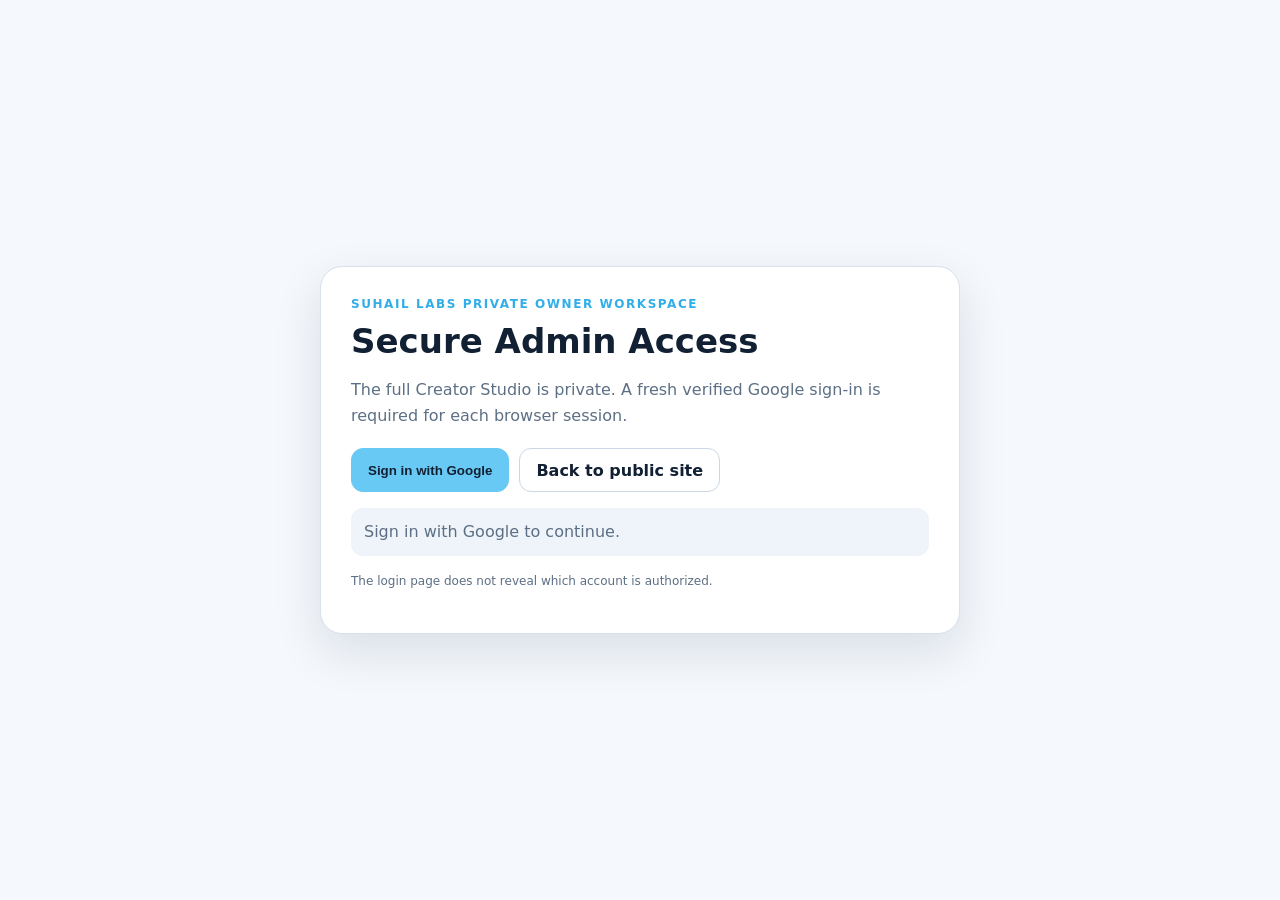
<file: admin-login.html>
<!doctype html>
<html lang="en" data-theme="light">
<head>
  <meta charset="utf-8">
  <meta name="viewport" content="width=device-width,initial-scale=1">
  <meta name="robots" content="noindex,nofollow">
  <title>Secure Owner Access — Suhail Labs</title>
  <link rel="stylesheet" href="assets/css/admin.css?v=20260924-labsadmin3">
  <script>
    window.SMD21_AUTH_CONFIG_URL='/suhail-medical-dictionary/data/auth-config.json';
    window.SMD21_ADMIN_CONFIG_URL='/suhail-medical-dictionary/data/admin-config.json';
    window.SMD21_AUTH_CALLBACK_URL='/suhail-medical-dictionary/auth-callback.html';
  </script>
  <script defer src="assets/js/auth.js?v=20260924-labsadmin3"></script>
  <script defer src="assets/js/cloud-auth.js?v=20260924-labsadmin3"></script>
  <script defer src="assets/js/admin-auth.js?v=20260924-blocked11"></script>
  <script defer src="assets/js/admin-login.js?v=20260924-blockedredirect7"></script>
</head>
<body class="secure-admin-loader">
  <main class="secure-admin-loader-shell">
    <section class="secure-admin-loader-card">
      <div class="secure-kicker">SUHAIL LABS PRIVATE OWNER WORKSPACE</div>
      <h1>Secure Admin Access</h1>
      <p>The full Creator Studio is private. A fresh verified Google sign-in is required for each browser session.</p>
      <div class="secure-admin-actions">
        <button class="primary" id="verifyCloudAdmin" type="button">Sign in with Google</button>
        <a href="index.html">Back to public site</a>
      </div>
      <p class="admin-status" id="adminLoginStatus">Sign in with Google to continue.</p>
      <p class="secure-admin-note">The login page does not reveal which account is authorized.</p>
    </section>
  </main>
</body>
</html>
</file>
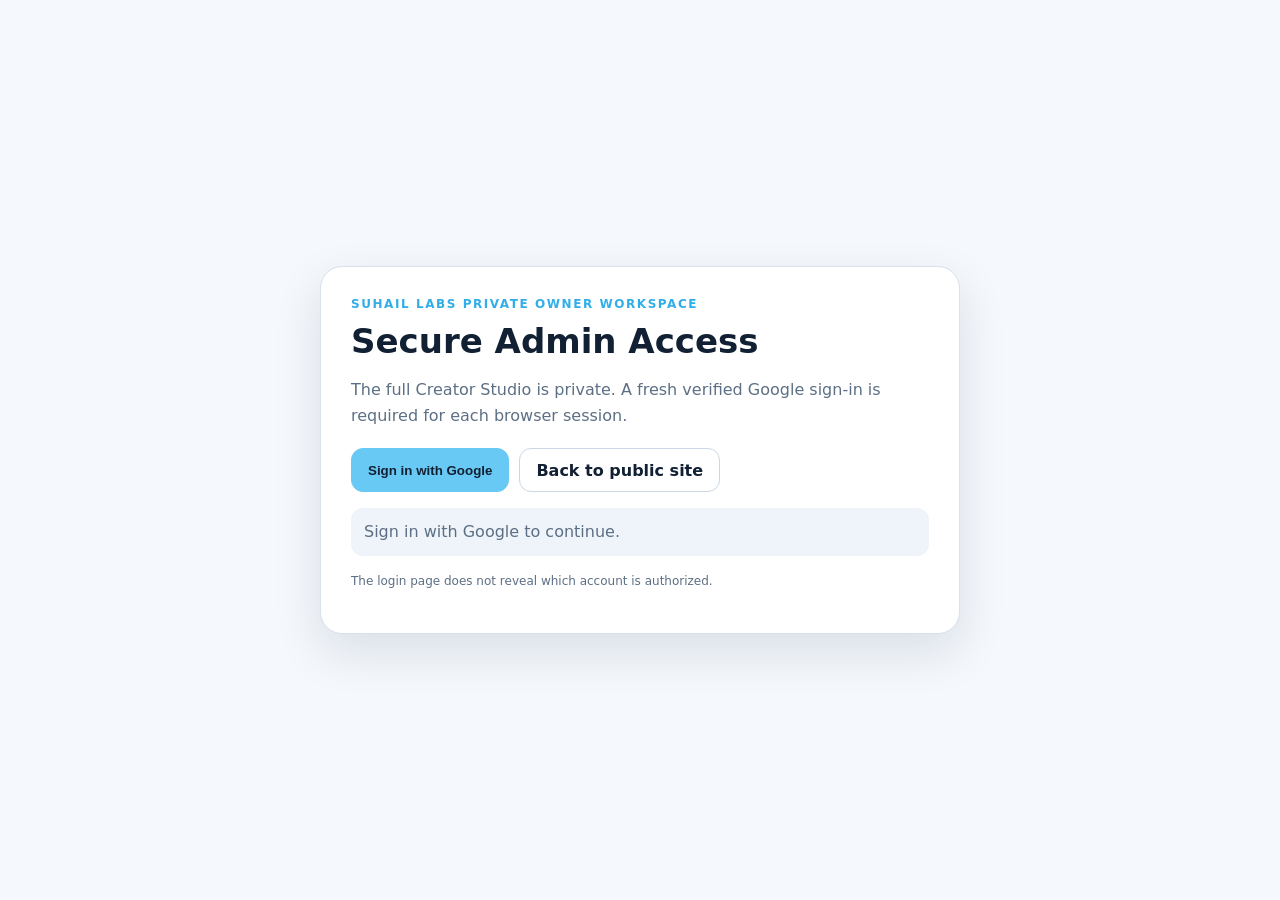
<file: admin.html>
<!doctype html>
<html lang="en" data-theme="light">
<head>
  <meta charset="utf-8">
  <meta name="viewport" content="width=device-width,initial-scale=1">
  <meta name="robots" content="noindex,nofollow">
  <title>Suhail Labs — Private Admin</title>
  <link rel="stylesheet" href="assets/css/site.css">
  <link rel="stylesheet" href="assets/css/admin.css?v=20260924-labsadmin3">
  <script>
    window.SMD21_AUTH_CONFIG_URL='/suhail-medical-dictionary/data/auth-config.json';
    window.SMD21_ADMIN_CONFIG_URL='/suhail-medical-dictionary/data/admin-config.json';
    window.SMD21_AUTH_CALLBACK_URL='/suhail-medical-dictionary/auth-callback.html';
  </script>
  <script defer src="assets/js/auth.js?v=20260924-labsadmin3"></script>
  <script defer src="assets/js/cloud-auth.js?v=20260924-labsadmin3"></script>
  <script defer src="assets/js/admin-auth.js?v=20260924-blocked11"></script>
  <script defer src="data/site-data.js?v=20260924-labsadmin3"></script>
  <script defer src="assets/js/admin.js?v=20260924-admingateway9"></script>
</head>
<body class="secure-admin-loader">
  <main id="secureAdminMount" class="secure-admin-loader-shell">
    <section class="secure-admin-loader-card">
      <div class="secure-kicker">PRIVATE ADMIN</div>
      <h1>Loading Suhail Labs Creator Studio…</h1>
      <p class="admin-status" id="secureAdminStatus">Checking the verified owner session.</p>
      <div class="secure-admin-actions"><a href="admin-login.html">Owner sign-in</a><a href="index.html">Public site</a></div>
    </section>
  </main>
</body>
</html>
</file>
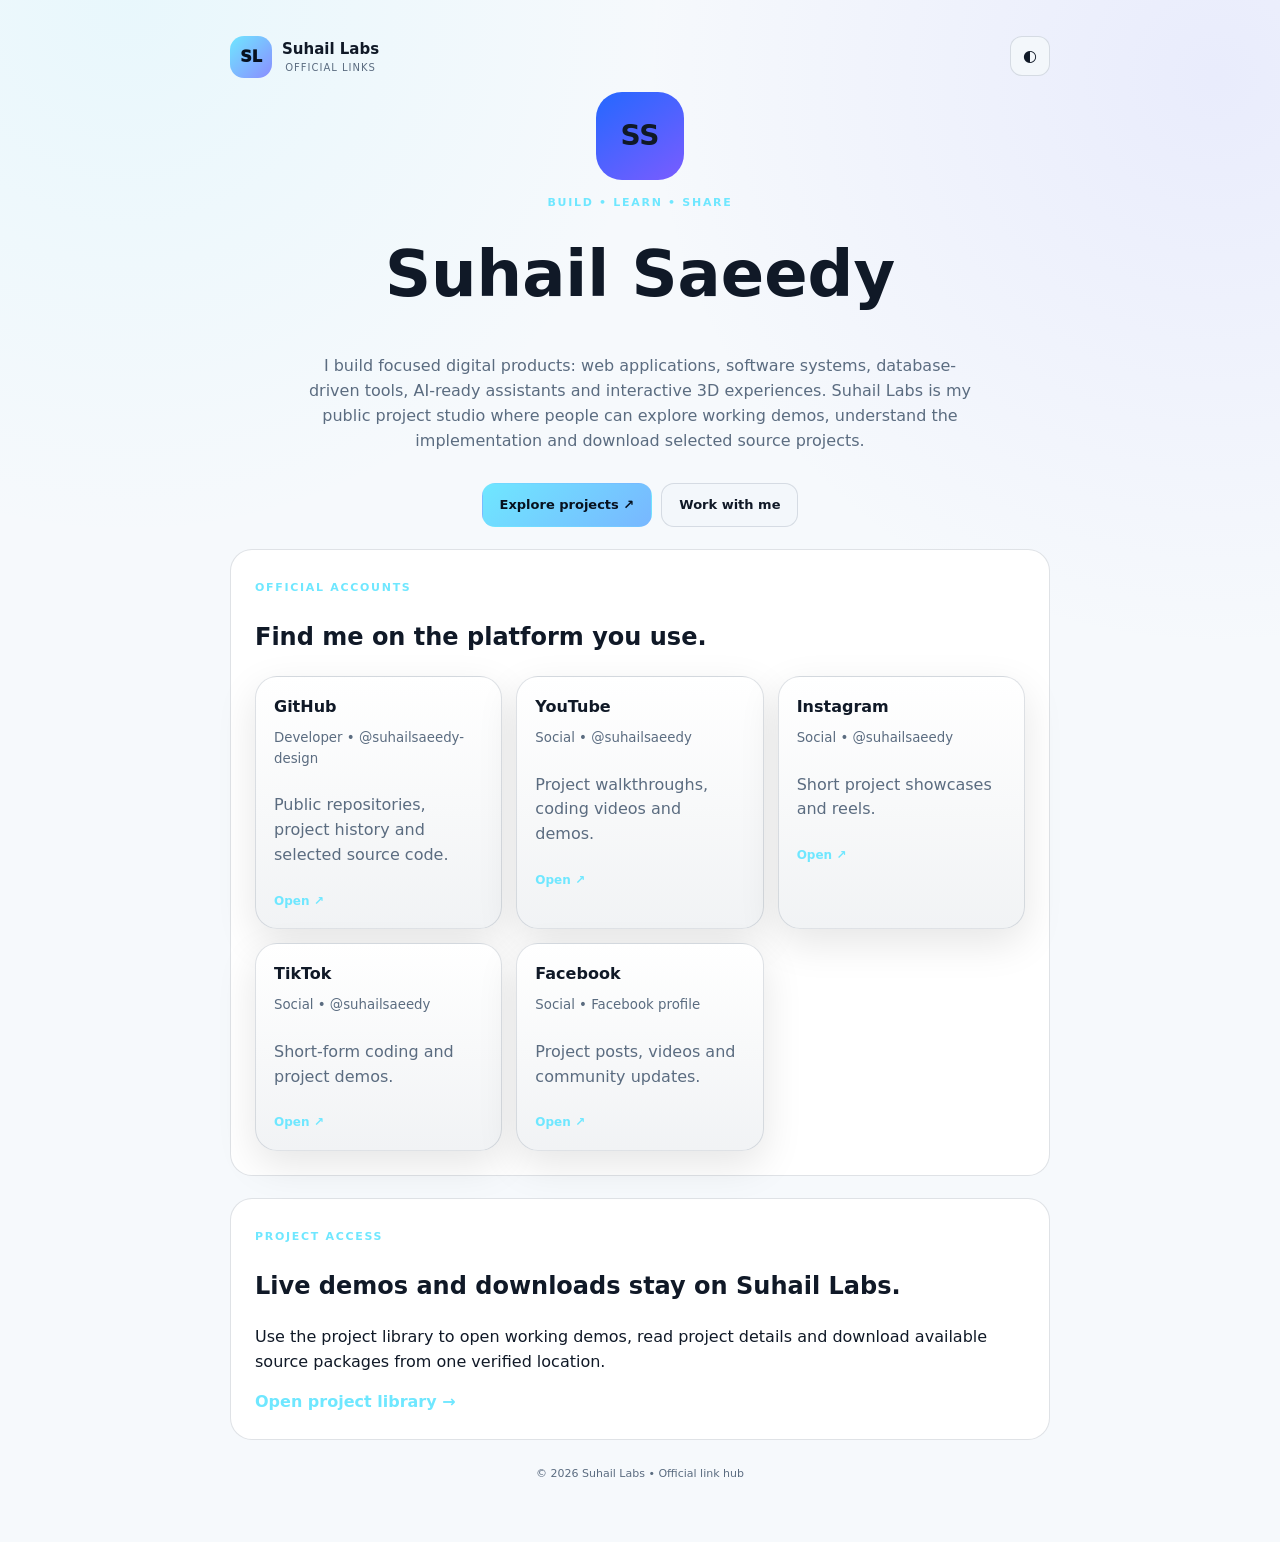
<file: links.html>
<!doctype html>
<html lang="en" data-theme="light">
<head>
  <meta charset="utf-8" />
  <meta name="viewport" content="width=device-width, initial-scale=1" />
  <meta name="theme-color" content="#f5f8fc" />
  <meta name="description" content="Official Suhail Labs links — projects, source downloads, social profiles and freelance platforms." />
  <meta property="og:title" content="Suhail Labs — Official Links" />
  <meta property="og:description" content="Projects, source downloads and official profiles in one place." />
  <meta property="og:type" content="website" />
  <title>Suhail Labs — Official Links</title>
  <link rel="icon" type="image/svg+xml" href="assets/icons/favicon.svg" />
  <link rel="stylesheet" href="assets/css/site.css" />
</head>
<body class="linkhub-body">
  <a class="skip-link" href="#main">Skip to content</a>
  <main id="main" class="linkhub-main">
    <div class="linkhub-shell">
      <header class="linkhub-head">
        <div class="linkhub-brand-row">
          <a class="brand" href="index.html" aria-label="Suhail Labs home"><span class="brand-mark">SL</span><span class="brand-copy"><strong>Suhail Labs</strong><small>Official Links</small></span></a>
          <button class="icon-button" id="themeToggle" type="button" aria-label="Switch theme">◐</button>
        </div>
        <div class="linkhub-avatar" aria-hidden="true">SS</div>
        <span class="section-kicker">BUILD • LEARN • SHARE</span>
        <h1 data-name>Suhail Saeedy</h1>
        <p data-bio></p>
        <div class="linkhub-actions">
          <a class="button button-primary" href="index.html#projects">Explore projects ↗</a>
          <a class="button button-secondary" href="work-with-me.html">Work with me</a>
        </div>
      </header>

      <section class="linkhub-section" aria-labelledby="officialProfilesTitle">
        <div class="mini-heading"><span class="section-kicker">OFFICIAL ACCOUNTS</span><h2 id="officialProfilesTitle">Find me on the platform you use.</h2></div>
        <div class="profiles-grid linkhub-grid" id="profilesGrid"></div>
      </section>

      <section class="linkhub-section linkhub-note">
        <span class="section-kicker">PROJECT ACCESS</span>
        <h2>Live demos and downloads stay on Suhail Labs.</h2>
        <p>Use the project library to open working demos, read project details and download available source packages from one verified location.</p>
        <a class="text-link" href="index.html#projects">Open project library →</a>
      </section>

      <footer class="linkhub-footer">© <span id="year"></span> Suhail Labs • Official link hub</footer>
    </div>
  </main>
  <script src="data/site-data.js"></script>
  <script src="assets/js/site.js"></script>
</body>
</html>
</file>
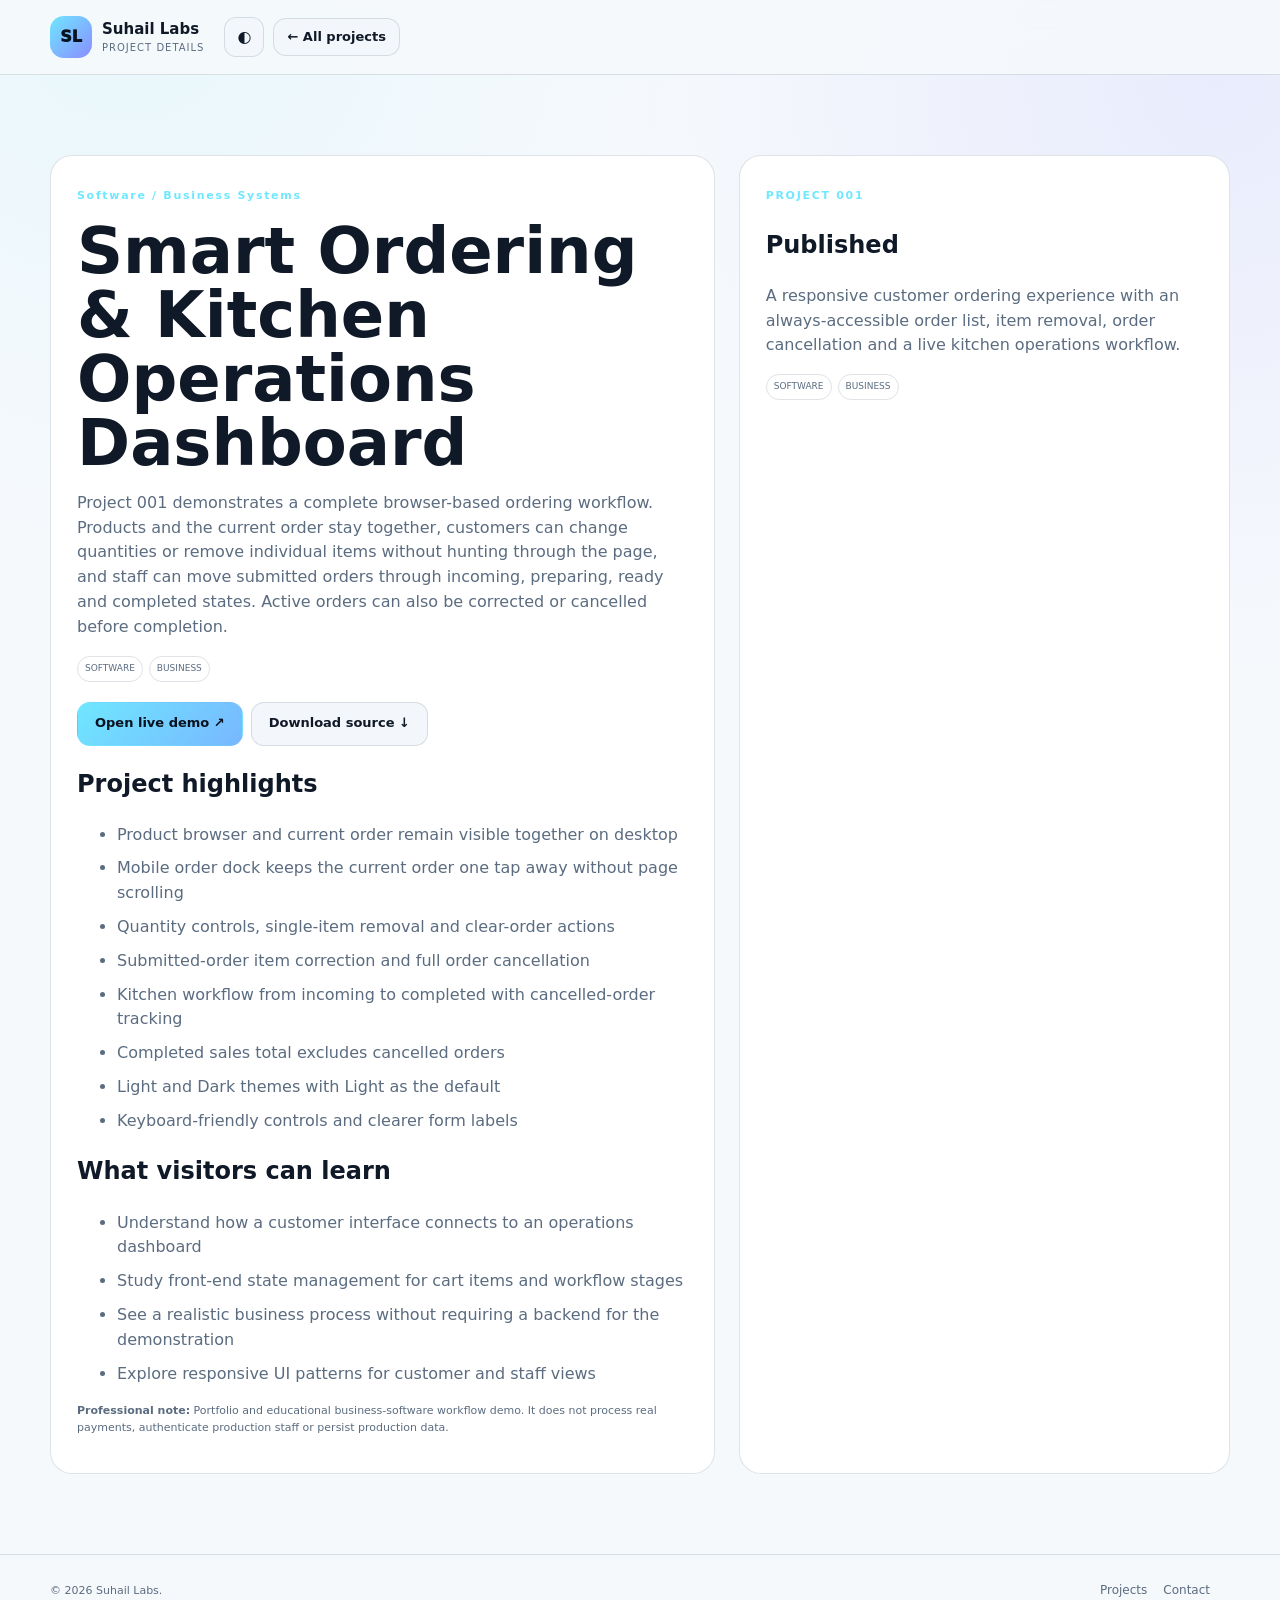
<file: project.html>
<!doctype html>
<html lang="en" data-theme="light">
<head>
  <meta charset="utf-8" />
  <meta name="viewport" content="width=device-width, initial-scale=1" />
  <meta name="theme-color" content="#f5f8fc" />
  <meta name="description" content="Project details — Suhail Labs" />
  <title>Project — Suhail Labs</title>
  <link rel="icon" type="image/svg+xml" href="assets/icons/favicon.svg" />
  <link rel="stylesheet" href="assets/css/site.css" />
</head>
<body class="project-page">
  <a class="skip-link" href="#main">Skip to content</a>
  <header class="site-header">
    <div class="shell nav-shell">
      <a class="brand" href="index.html"><span class="brand-mark">SL</span><span class="brand-copy"><strong>Suhail Labs</strong><small>Project details</small></span></a>
      <div class="nav-actions"><button class="icon-button" id="themeToggle" type="button" aria-label="Switch theme">◐</button><a class="button button-small button-secondary" href="index.html#projects">← All projects</a></div>
    </div>
  </header>

  <main id="main">
    <section class="project-hero">
      <div class="shell" id="projectDetail"></div>
    </section>
  </main>

  <footer class="site-footer"><div class="shell footer-grid"><div class="footer-copy">© <span id="year"></span> Suhail Labs.</div><div class="footer-links"><a href="index.html#projects">Projects</a><a href="index.html#contact">Contact</a></div></div></footer>
  <script src="data/site-data.js?v=20260923-1933"></script>
  <script src="assets/js/project.js?v=20260923-1933"></script>
</body>
</html>
</file>
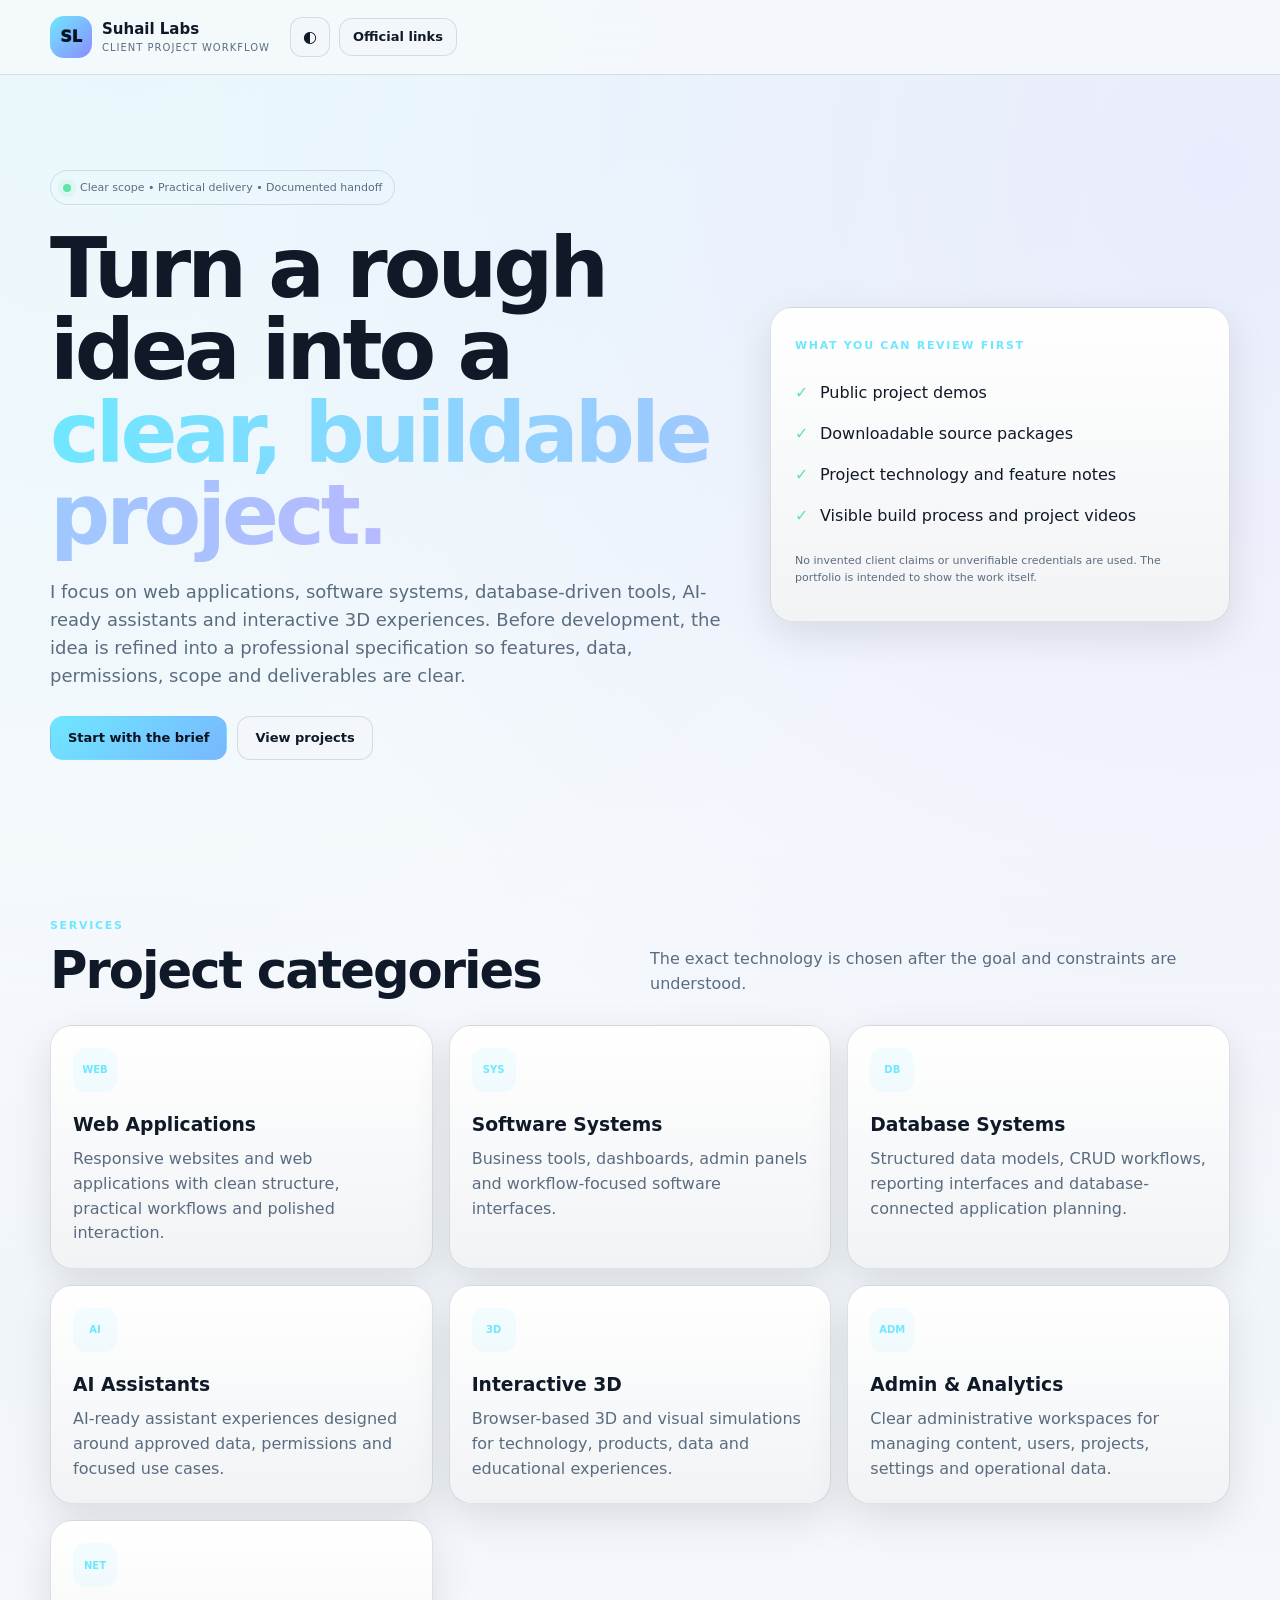
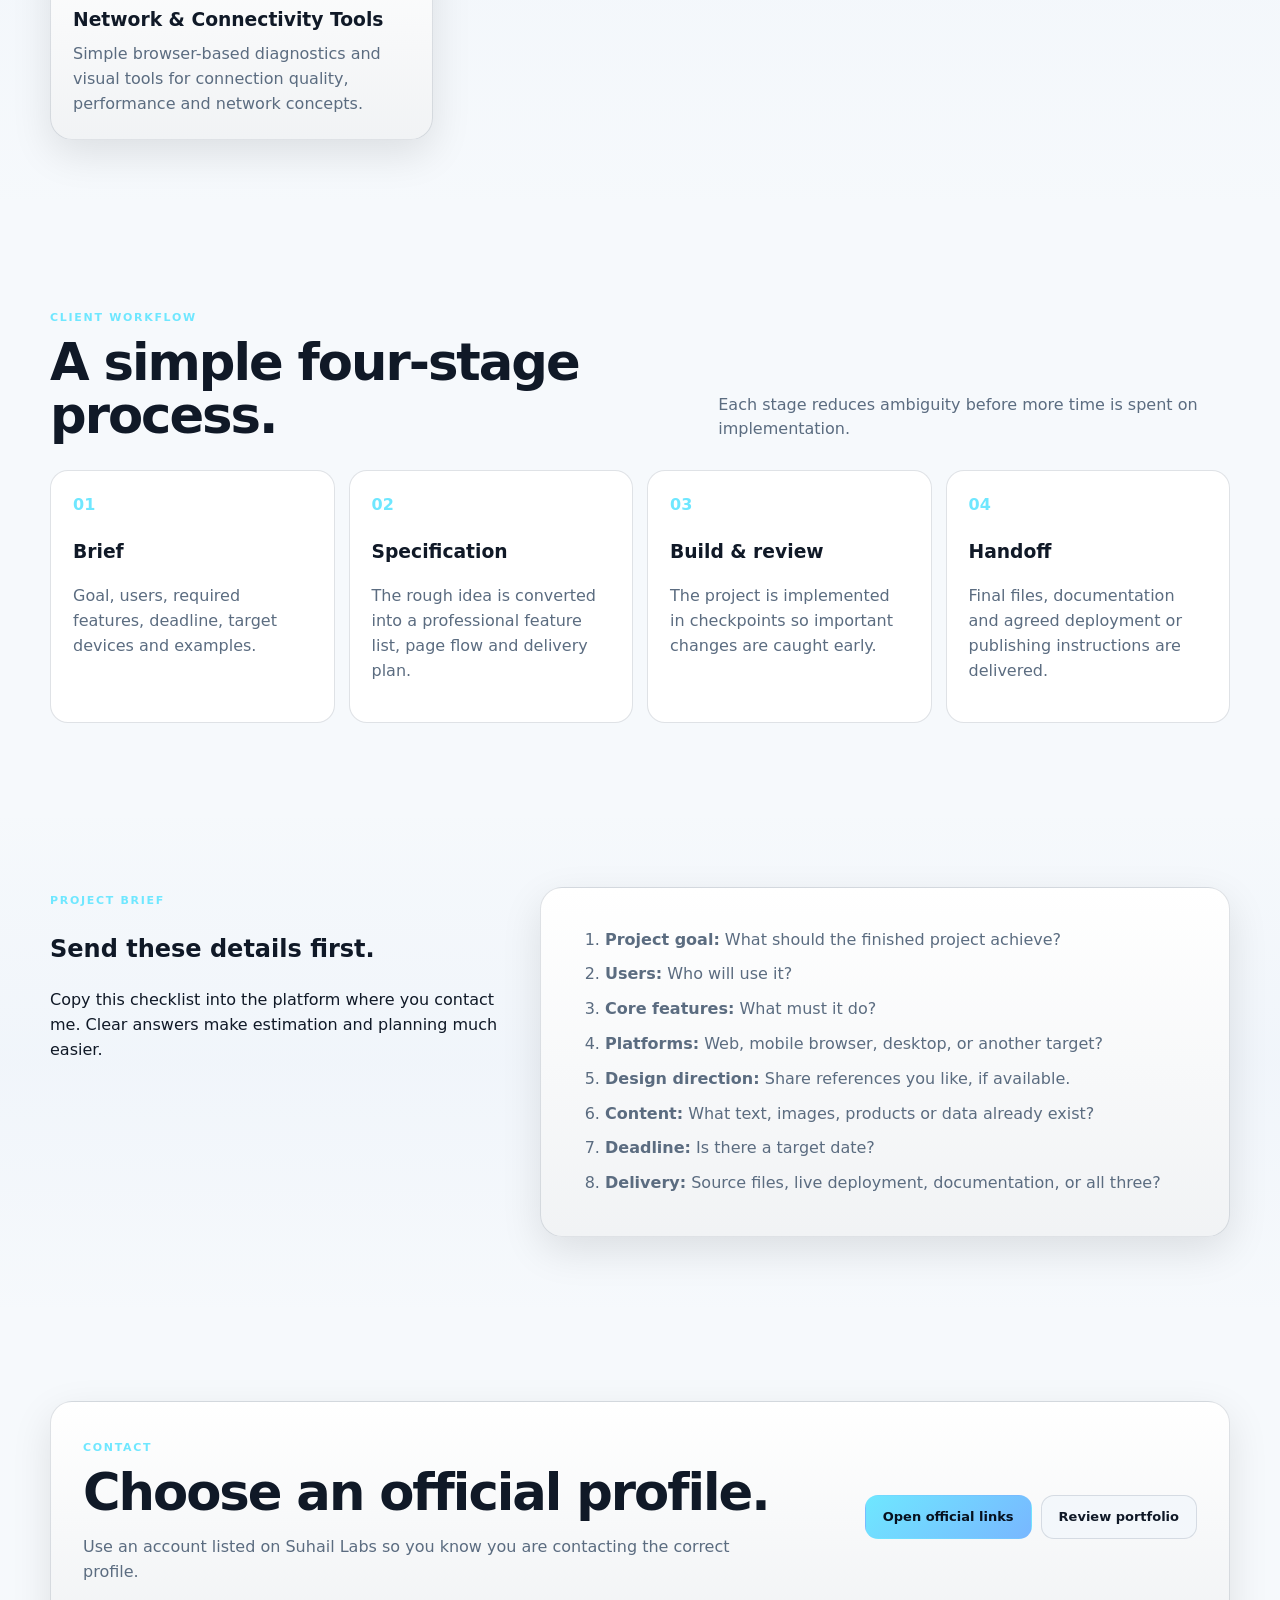
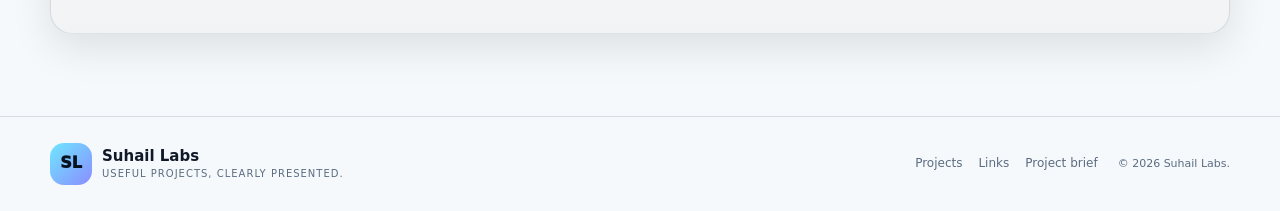
<file: work-with-me.html>
<!doctype html>
<html lang="en" data-theme="light">
<head>
  <meta charset="utf-8" />
  <meta name="viewport" content="width=device-width, initial-scale=1" />
  <meta name="theme-color" content="#f5f8fc" />
  <meta name="description" content="Work with Suhail Saeedy on web applications, software systems, database tools, AI assistants and interactive 3D projects." />
  <meta property="og:title" content="Work with Suhail — Suhail Labs" />
  <meta property="og:description" content="A clear client workflow for web, software, database, AI and interactive digital projects." />
  <meta property="og:type" content="website" />
  <title>Work with Suhail — Suhail Labs</title>
  <link rel="icon" type="image/svg+xml" href="assets/icons/favicon.svg" />
  <link rel="stylesheet" href="assets/css/site.css" />
</head>
<body>
  <a class="skip-link" href="#main">Skip to content</a>
  <header class="site-header" id="top">
    <div class="shell nav-shell">
      <a class="brand" href="index.html"><span class="brand-mark">SL</span><span class="brand-copy"><strong>Suhail Labs</strong><small>Client Project Workflow</small></span></a>
      <div class="nav-actions"><button class="icon-button" id="themeToggle" type="button" aria-label="Switch theme">◐</button><a class="button button-small button-secondary" href="links.html">Official links</a></div>
    </div>
  </header>

  <main id="main">
    <section class="hero work-hero">
      <div class="shell work-hero-grid">
        <div class="hero-copy reveal">
          <div class="eyebrow"><span class="pulse"></span> Clear scope • Practical delivery • Documented handoff</div>
          <h1>Turn a rough idea into a <span class="gradient-text">clear, buildable project.</span></h1>
          <p class="hero-lead">I focus on web applications, software systems, database-driven tools, AI-ready assistants and interactive 3D experiences. Before development, the idea is refined into a professional specification so features, data, permissions, scope and deliverables are clear.</p>
          <div class="hero-actions"><a class="button button-primary" href="#start">Start with the brief</a><a class="button button-secondary" href="index.html#projects">View projects</a></div>
        </div>
        <aside class="client-proof-card reveal reveal-delay">
          <span class="section-kicker">WHAT YOU CAN REVIEW FIRST</span>
          <ul class="clean-checklist"><li>Public project demos</li><li>Downloadable source packages</li><li>Project technology and feature notes</li><li>Visible build process and project videos</li></ul>
          <p class="small-note">No invented client claims or unverifiable credentials are used. The portfolio is intended to show the work itself.</p>
        </aside>
      </div>
    </section>

    <section class="section section-tinted" aria-labelledby="servicesTitle">
      <div class="shell"><div class="section-heading reveal"><div><span class="section-kicker">SERVICES</span><h2 id="servicesTitle">Project categories</h2></div><p>The exact technology is chosen after the goal and constraints are understood.</p></div><div class="capability-grid" id="capabilityGrid"></div></div>
    </section>

    <section class="section" aria-labelledby="workflowTitle">
      <div class="shell"><div class="section-heading reveal"><div><span class="section-kicker">CLIENT WORKFLOW</span><h2 id="workflowTitle">A simple four-stage process.</h2></div><p>Each stage reduces ambiguity before more time is spent on implementation.</p></div>
        <div class="client-steps">
          <article><b>01</b><h3>Brief</h3><p>Goal, users, required features, deadline, target devices and examples.</p></article>
          <article><b>02</b><h3>Specification</h3><p>The rough idea is converted into a professional feature list, page flow and delivery plan.</p></article>
          <article><b>03</b><h3>Build & review</h3><p>The project is implemented in checkpoints so important changes are caught early.</p></article>
          <article><b>04</b><h3>Handoff</h3><p>Final files, documentation and agreed deployment or publishing instructions are delivered.</p></article>
        </div>
      </div>
    </section>

    <section class="section section-tinted" id="start" aria-labelledby="briefTitle">
      <div class="shell brief-layout">
        <div class="reveal"><span class="section-kicker">PROJECT BRIEF</span><h2 id="briefTitle">Send these details first.</h2><p>Copy this checklist into the platform where you contact me. Clear answers make estimation and planning much easier.</p></div>
        <div class="brief-card reveal">
          <ol>
            <li><strong>Project goal:</strong> What should the finished project achieve?</li>
            <li><strong>Users:</strong> Who will use it?</li>
            <li><strong>Core features:</strong> What must it do?</li>
            <li><strong>Platforms:</strong> Web, mobile browser, desktop, or another target?</li>
            <li><strong>Design direction:</strong> Share references you like, if available.</li>
            <li><strong>Content:</strong> What text, images, products or data already exist?</li>
            <li><strong>Deadline:</strong> Is there a target date?</li>
            <li><strong>Delivery:</strong> Source files, live deployment, documentation, or all three?</li>
          </ol>
        </div>
      </div>
    </section>

    <section class="section contact-section" aria-labelledby="contactTitle"><div class="shell contact-card reveal"><div><span class="section-kicker">CONTACT</span><h2 id="contactTitle">Choose an official profile.</h2><p>Use an account listed on Suhail Labs so you know you are contacting the correct profile.</p></div><div class="contact-actions"><a class="button button-primary" href="links.html">Open official links</a><a class="button button-secondary" href="index.html#projects">Review portfolio</a></div></div></section>
  </main>

  <footer class="site-footer"><div class="shell footer-grid"><div><a class="brand footer-brand" href="index.html"><span class="brand-mark">SL</span><span class="brand-copy"><strong>Suhail Labs</strong><small>Useful projects, clearly presented.</small></span></a></div><div class="footer-links"><a href="index.html#projects">Projects</a><a href="links.html">Links</a><a href="#start">Project brief</a></div><div class="footer-copy">© <span id="year"></span> Suhail Labs.</div></div></footer>
  <script src="data/site-data.js"></script>
  <script src="assets/js/site.js"></script>
</body>
</html>
</file>
<file: assets/css/admin.css>
:root{font-family:Inter,system-ui,-apple-system,"Segoe UI",Arial,sans-serif;color:#122033;background:#f5f8fc}*{box-sizing:border-box}body.secure-admin-loader{margin:0;min-height:100vh;background:#f5f8fc;color:#122033}.secure-admin-loader-shell{min-height:100vh;display:grid;place-items:center;padding:24px}.secure-admin-loader-card{width:min(640px,100%);padding:30px;border:1px solid #d7e0eb;border-radius:22px;background:#fff;box-shadow:0 18px 48px rgba(24,48,76,.12)}.secure-kicker{font-size:12px;letter-spacing:.13em;font-weight:900;color:#31aee8}.secure-admin-loader-card h1{margin:10px 0 12px;font-size:34px}.secure-admin-loader-card p{color:#5c6f84;line-height:1.6}.secure-admin-actions{display:flex;gap:10px;flex-wrap:wrap;margin-top:20px}.secure-admin-actions button,.secure-admin-actions a{min-height:44px;padding:0 16px;border:1px solid #cbd7e5;border-radius:12px;background:#fff;color:#122033;font-weight:800;text-decoration:none;display:inline-flex;align-items:center;justify-content:center;cursor:pointer}.secure-admin-actions .primary{background:#68c9f4;border-color:#68c9f4}.admin-status{margin-top:16px;padding:11px 13px;border-radius:12px;background:#eef4fa;color:#42556c}.admin-status.ok{color:#11704b}.admin-status.bad{color:#a12e2e}.secure-admin-note{font-size:12px}@media(max-width:560px){.secure-admin-loader-card{padding:20px}.secure-admin-actions>*{width:100%}}
</file>
<file: assets/css/site.css>
:root{--bg:#07111f;--bg2:#0b1728;--card:#0e1c30;--card2:#12243c;--text:#f6f9ff;--muted:#9fb0c5;--line:rgba(160,190,220,.16);--a:#6fe7ff;--b:#8a8dff;--ok:#5ee6a8;--shadow:0 24px 70px rgba(0,0,0,.28);--r:22px;--shell:min(1180px,calc(100% - 36px))}html[data-theme="light"]{--bg:#f6f9fc;--bg2:#edf3f8;--card:#fff;--card2:#f3f7fb;--text:#101927;--muted:#5b6c80;--line:rgba(30,55,80,.14);--shadow:0 18px 50px rgba(30,55,80,.12)}*{box-sizing:border-box}html{scroll-behavior:smooth}body{margin:0;background:radial-gradient(circle at 10% 0,rgba(111,231,255,.1),transparent 28%),radial-gradient(circle at 95% 5%,rgba(138,141,255,.12),transparent 30%),var(--bg);color:var(--text);font-family:Inter,system-ui,-apple-system,"Segoe UI",Arial,sans-serif;line-height:1.55}a{color:inherit;text-decoration:none}button,input,textarea,select{font:inherit}a:focus-visible,button:focus-visible,input:focus-visible,textarea:focus-visible,select:focus-visible{outline:3px solid color-mix(in srgb,var(--a) 38%,transparent);outline-offset:3px}.shell{width:var(--shell);margin:auto}.skip-link{position:fixed;left:10px;top:-60px;background:var(--text);color:var(--bg);padding:8px 12px;z-index:999}.skip-link:focus{top:10px}.site-header{position:sticky;top:0;z-index:50;background:color-mix(in srgb,var(--bg) 84%,transparent);backdrop-filter:blur(18px);border-bottom:1px solid var(--line)}.nav-shell{height:74px;display:flex;align-items:center;gap:20px}.brand{display:flex;align-items:center;gap:10px}.brand-mark{width:42px;height:42px;display:grid;place-items:center;border-radius:14px;background:linear-gradient(135deg,var(--a),var(--b));color:#07111f;font-weight:950}.brand-copy{display:flex;flex-direction:column;line-height:1.1}.brand-copy strong{font-size:15px}.brand-copy small{font-size:10px;color:var(--muted);margin-top:4px;text-transform:uppercase;letter-spacing:1px}.main-nav{display:flex;gap:22px;margin-left:auto}.main-nav a{font-size:13px;color:var(--muted)}.main-nav a:hover{color:var(--text)}.nav-actions{display:flex;gap:9px;align-items:center}.icon-button,.nav-toggle{width:40px;height:40px;border:1px solid var(--line);border-radius:12px;background:var(--card2);color:var(--text);cursor:pointer}.nav-toggle{display:none}.nav-toggle span{display:block;height:2px;background:var(--text);margin:5px 7px}.button{display:inline-flex;align-items:center;justify-content:center;gap:7px;min-height:44px;padding:0 17px;border:1px solid var(--line);border-radius:13px;font-weight:800;font-size:13px;cursor:pointer}.button-primary{background:linear-gradient(135deg,var(--a),#78b7ff);border-color:transparent;color:#07111f}.button-secondary{background:var(--card2)}.button-small{min-height:38px;padding:0 13px}.button-disabled{opacity:.45;pointer-events:none}.text-link{color:var(--a);font-weight:800}.section{padding:82px 0}.section-tinted{background:linear-gradient(180deg,transparent,rgba(120,160,220,.045),transparent)}.section-kicker{font-size:11px;font-weight:900;letter-spacing:1.7px;color:var(--a)}.section-heading{display:flex;justify-content:space-between;align-items:end;gap:28px;margin-bottom:28px}.section-heading h2,.contact-card h2,.about-copy h2,.process-copy h2{font-size:clamp(34px,4vw,52px);line-height:1.04;margin:7px 0 0;letter-spacing:-2px}.section-heading p{max-width:580px;color:var(--muted);margin:0}.section-hero{padding:88px 0 70px}.hero-grid{display:grid;grid-template-columns:1.03fr .97fr;gap:56px;align-items:center;min-height:580px}.eyebrow{display:inline-flex;gap:9px;align-items:center;border:1px solid var(--line);border-radius:999px;padding:8px 12px;font-size:11px;color:var(--muted)}.pulse{width:8px;height:8px;background:var(--ok);border-radius:50%;box-shadow:0 0 0 5px rgba(94,230,168,.1)}.hero h1{font-size:clamp(50px,7vw,84px);line-height:.98;letter-spacing:-4px;margin:22px 0}.gradient-text{background:linear-gradient(90deg,var(--a),#b7b9ff);-webkit-background-clip:text;background-clip:text;color:transparent}.hero-lead{font-size:18px;color:var(--muted);max-width:700px}.hero-actions{display:flex;gap:10px;flex-wrap:wrap;margin-top:26px}.trust-row{display:flex;gap:10px;align-items:center;flex-wrap:wrap;margin-top:24px;color:var(--muted);font-size:11px}.trust-row i{width:4px;height:4px;border-radius:50%;background:var(--line)}.hero-visual{position:relative;min-height:500px}.floating-card{position:absolute;background:linear-gradient(180deg,var(--card2),var(--card));border:1px solid var(--line);border-radius:20px;box-shadow:var(--shadow)}.code-window{left:0;top:35px;width:80%;overflow:hidden;transform:rotate(-3deg)}.window-bar{height:44px;display:flex;align-items:center;gap:8px;border-bottom:1px solid var(--line);padding:0 13px;font-size:10px;color:var(--muted)}.window-dots{display:flex;gap:5px}.window-dots i{width:7px;height:7px;border-radius:50%;background:#5f7086}.window-bar span{margin-right:auto}.window-bar b{color:var(--ok)}pre{margin:0;padding:18px 20px;color:#dce8f7;overflow:auto}.code-muted{color:#6f8097}.code-blue{color:#70ddff}.code-purple{color:#b5aaff}.code-green{color:#6be0a5}.preview-card{right:0;bottom:28px;width:74%;padding:16px;transform:rotate(3deg)}.preview-top{display:flex;justify-content:space-between;font-size:11px}.status-dot{color:var(--ok)}.mini-network{height:205px;margin-top:12px;border-radius:15px;position:relative;background:linear-gradient(#0d2338,#08131f);overflow:hidden}.mini-network:before{content:"";position:absolute;inset:0;background-image:linear-gradient(rgba(111,231,255,.06) 1px,transparent 1px),linear-gradient(90deg,rgba(111,231,255,.06) 1px,transparent 1px);background-size:24px 24px}.net-node{position:absolute;width:40px;height:40px;border-radius:12px;display:grid;place-items:center;background:#102a40;border:1px solid rgba(111,231,255,.32);font-size:9px;font-style:normal}.n1{left:8%;top:44%}.n2{left:28%;top:20%}.n3{left:48%;top:45%}.n4{left:68%;top:22%}.n5{right:7%;top:48%}.net-line{position:absolute;height:2px;background:linear-gradient(90deg,transparent,var(--a),transparent);transform-origin:left}.line-1{left:14%;top:49%;width:25%;transform:rotate(-23deg)}.line-2{left:34%;top:32%;width:24%;transform:rotate(27deg)}.line-3{left:54%;top:49%;width:25%;transform:rotate(-25deg)}.line-4{left:74%;top:34%;width:20%;transform:rotate(28deg)}.preview-meta{display:flex;flex-direction:column;margin-top:10px}.preview-meta span{font-size:10px;color:var(--muted)}.mini-stat{position:absolute;padding:10px 12px;border:1px solid var(--line);border-radius:14px;background:var(--card);box-shadow:var(--shadow);display:flex;flex-direction:column}.mini-stat span{font-size:9px;color:var(--muted)}.stat-one{right:15px;top:2px}.stat-two{left:18px;bottom:0}.value-strip{border-block:1px solid var(--line)}.value-grid{display:grid;grid-template-columns:repeat(4,1fr)}.value-grid>div{padding:22px;border-right:1px solid var(--line)}.value-grid b{display:block}.value-grid span{display:block;color:var(--muted);font-size:11px;margin-top:4px}.project-tools{display:flex;justify-content:space-between;gap:16px;margin-bottom:22px}.search-box{display:flex;align-items:center;gap:8px;min-width:min(430px,100%);height:46px;border:1px solid var(--line);border-radius:13px;background:var(--card2);padding:0 13px}.search-box input{width:100%;border:0;outline:0;background:transparent;color:var(--text)}.filters{display:flex;gap:7px;flex-wrap:wrap;justify-content:flex-end}.filter-button{border:1px solid var(--line);background:var(--card2);color:var(--muted);border-radius:999px;padding:8px 11px;cursor:pointer;font-size:11px}.filter-button.active{color:#07111f;background:var(--a);border-color:transparent}.project-grid{display:grid;grid-template-columns:repeat(3,1fr);gap:18px}.project-card,.capability-card,.about-card,.stack-card,.profile-card,.contact-card,.client-proof-card,.brief-card{border:1px solid var(--line);background:linear-gradient(180deg,var(--card),color-mix(in srgb,var(--card) 94%,#163655));border-radius:var(--r);box-shadow:0 14px 40px rgba(0,0,0,.1)}.project-card{overflow:hidden}.project-cover{height:180px;display:grid;place-items:center;background:radial-gradient(circle at 50% 40%,rgba(111,231,255,.12),transparent 45%),#0a1727}.project-cover strong{font-size:52px;color:var(--a)}.project-body{padding:20px}.project-meta{display:flex;justify-content:space-between;gap:10px;color:var(--muted);font-size:10px}.project-body h3{font-size:21px;line-height:1.18;margin:10px 0}.project-body p{color:var(--muted);font-size:13px}.tag-row{display:flex;gap:6px;flex-wrap:wrap;margin:14px 0}.tag{font-size:9px;padding:5px 7px;border:1px solid var(--line);border-radius:999px;color:var(--muted)}.card-actions{display:grid;grid-template-columns:repeat(auto-fit,minmax(120px,1fr));gap:8px}.card-actions .button{width:100%;min-width:0;white-space:nowrap;padding-inline:12px}.project-card .card-actions .button{font-size:12px}.capability-grid{display:grid;grid-template-columns:repeat(3,1fr);gap:16px}.capability-card{padding:22px}.capability-icon{width:44px;height:44px;border-radius:13px;display:grid;place-items:center;background:rgba(111,231,255,.08);color:var(--a);font-size:10px;font-weight:900}.capability-card h3{margin:18px 0 8px}.capability-card p{color:var(--muted);margin:0}.process-layout{display:grid;grid-template-columns:.75fr 1.25fr;gap:50px}.process-list{list-style:none;margin:0;padding:0;display:grid;gap:12px}.process-list li{display:grid;grid-template-columns:54px 1fr;padding:18px;border:1px solid var(--line);background:var(--card);border-radius:17px}.process-list b{color:var(--a)}.process-list h3{margin:0}.process-list p{margin:5px 0 0;color:var(--muted)}.about-layout{display:grid;grid-template-columns:1.15fr .85fr;gap:20px}.about-card{display:grid;grid-template-columns:170px 1fr;gap:24px;padding:24px}.portrait-placeholder{width:170px;height:200px;border-radius:20px;background:linear-gradient(145deg,#1b4c72,#30366f);display:grid;place-items:center;overflow:hidden}.portrait-placeholder img{width:100%;height:100%;object-fit:cover}.about-copy p{color:var(--muted)}.about-points{display:grid;gap:7px}.about-point{font-size:12px;color:var(--muted)}.stack-card{padding:24px}.stack-tags{display:flex;gap:7px;flex-wrap:wrap;margin-top:18px}.stack-tags span{font-size:10px;padding:7px 9px;border:1px solid var(--line);border-radius:9px}.small-note{color:var(--muted);font-size:11px}.profiles-grid{display:grid;grid-template-columns:repeat(3,1fr);gap:14px}.profile-card{padding:18px;display:flex;flex-direction:column;gap:8px}.profile-card small,.profile-card p{color:var(--muted)}.profile-card a{color:var(--a);font-weight:800;font-size:12px}.contact-card{display:flex;justify-content:space-between;align-items:center;gap:30px;padding:32px}.contact-card p{color:var(--muted);max-width:680px}.contact-actions{display:flex;gap:9px;flex-wrap:wrap}.site-footer{border-top:1px solid var(--line);padding:26px 0}.footer-grid{display:grid;grid-template-columns:1fr auto auto;align-items:center;gap:20px}.footer-links{display:flex;gap:16px;color:var(--muted);font-size:12px}.footer-copy{color:var(--muted);font-size:11px}.project-hero{padding:80px 0}.project-layout{display:grid;grid-template-columns:1.15fr .85fr;gap:24px}.project-panel{border:1px solid var(--line);border-radius:var(--r);background:var(--card);padding:26px}.project-panel h1{font-size:clamp(38px,5vw,64px);line-height:1;margin:12px 0}.project-panel p{color:var(--muted)}.project-actions{display:flex;gap:8px;flex-wrap:wrap;margin:20px 0}.feature-list{display:grid;gap:9px}.feature-list li{color:var(--muted)}.linkhub-main{padding:36px 0 60px}.linkhub-shell{width:min(820px,calc(100% - 28px));margin:auto}.linkhub-head{text-align:center;display:grid;justify-items:center;gap:14px}.linkhub-brand-row{width:100%;display:flex;justify-content:space-between}.linkhub-avatar{width:88px;height:88px;border-radius:26px;display:grid;place-items:center;background:linear-gradient(145deg,#2468ff,#7a5cff);font-size:28px;font-weight:900}.linkhub-head h1{font-size:clamp(38px,7vw,64px);margin:0}.linkhub-head>p{color:var(--muted);max-width:680px}.linkhub-actions{display:flex;gap:9px}.linkhub-section{margin-top:22px;padding:24px;border:1px solid var(--line);background:var(--card);border-radius:var(--r)}.linkhub-footer{text-align:center;color:var(--muted);font-size:11px;padding-top:25px}.work-hero{padding:95px 0 70px}.work-hero-grid{display:grid;grid-template-columns:1.2fr .8fr;gap:30px;align-items:center}.client-proof-card,.brief-card{padding:24px}.clean-checklist{list-style:none;padding:0}.clean-checklist li{padding:8px 0 8px 25px;position:relative}.clean-checklist li:before{content:"✓";position:absolute;left:0;color:var(--ok)}.client-steps{display:grid;grid-template-columns:repeat(4,1fr);gap:14px}.client-steps article{padding:22px;border:1px solid var(--line);background:var(--card);border-radius:18px}.client-steps b{color:var(--a)}.client-steps p{color:var(--muted)}.brief-layout{display:grid;grid-template-columns:.8fr 1.2fr;gap:30px}.brief-card li{margin:10px 0;color:var(--muted)}.assistant-launcher{position:fixed;right:18px;bottom:18px;width:54px;height:54px;border:1px solid rgba(111,231,255,.3);border-radius:18px;background:linear-gradient(145deg,#133754,#2a2f69);color:white;font-size:20px;z-index:80}.public-assistant{position:fixed;right:18px;bottom:82px;width:min(390px,calc(100vw - 28px));max-height:70vh;background:var(--card);border:1px solid var(--line);border-radius:20px;box-shadow:var(--shadow);z-index:79;overflow:hidden}.public-assistant[hidden]{display:none}.assistant-head{display:flex;justify-content:space-between;padding:13px;border-bottom:1px solid var(--line)}.assistant-head small{display:block;color:var(--ok);font-size:9px}.assistant-head button{border:0;background:transparent;color:var(--text);font-size:20px}.assistant-public-messages{padding:12px;height:240px;overflow:auto;display:flex;flex-direction:column;gap:8px}.public-msg{max-width:88%;padding:9px 11px;border-radius:13px;background:var(--card2);border:1px solid var(--line);font-size:11px;white-space:pre-line}.public-msg.user{align-self:flex-end}.assistant-suggestions{display:flex;gap:5px;overflow:auto;padding:0 12px 8px}.assistant-suggestions button{white-space:nowrap;border:1px solid var(--line);border-radius:999px;background:var(--card2);color:var(--muted);padding:6px 8px;font-size:9px}.assistant-public-form{display:grid;grid-template-columns:1fr auto;gap:6px;padding:9px;border-top:1px solid var(--line)}.assistant-public-form input{border:1px solid var(--line);background:var(--card2);color:var(--text);border-radius:11px;padding:9px}.assistant-public-form button{border:0;border-radius:10px;background:var(--a);color:#07111f;font-weight:800}.assistant-disclaimer{padding:0 12px 10px;margin:0;color:var(--muted);font-size:9px}.empty-state{text-align:center;color:var(--muted);padding:30px}.error-page{min-height:100vh;display:grid;place-items:center;text-align:center}.reveal{opacity:1}.portrait-placeholder.has-photo{padding:0}.portrait-placeholder.has-photo img{width:100%;height:100%;object-fit:cover}
@media(max-width:900px){.main-nav{position:fixed;left:18px;right:18px;top:82px;display:none;flex-direction:column;padding:18px;background:var(--card);border:1px solid var(--line);border-radius:16px}.main-nav.open{display:flex}.nav-toggle{display:block;margin-left:auto}.nav-actions .button{display:none}.hero-grid,.about-layout,.process-layout,.work-hero-grid,.brief-layout,.project-layout{grid-template-columns:1fr}.hero-visual{min-height:470px}.project-grid,.capability-grid,.profiles-grid{grid-template-columns:repeat(2,1fr)}.client-steps{grid-template-columns:repeat(2,1fr)}.value-grid{grid-template-columns:repeat(2,1fr)}.section-heading{align-items:start;flex-direction:column}.footer-grid{grid-template-columns:1fr}.project-tools{flex-direction:column;align-items:stretch}.filters{justify-content:flex-start}}@media(max-width:620px){.section{padding:62px 0}.section-hero{padding-top:60px}.hero h1{letter-spacing:-2.8px}.hero-visual{min-height:400px}.project-grid,.capability-grid,.profiles-grid,.client-steps,.value-grid{grid-template-columns:1fr}.code-window{width:92%}.preview-card{width:88%}.about-card{grid-template-columns:1fr}.portrait-placeholder{width:120px;height:140px}.contact-card{align-items:flex-start;flex-direction:column}.main-nav{top:72px}.footer-links{flex-wrap:wrap}.linkhub-actions{flex-direction:column;width:100%}}
@media(max-width:760px){.project-card .card-actions{grid-template-columns:repeat(auto-fit,minmax(130px,1fr))}}
@media(max-width:430px){
  .project-card .card-actions{grid-template-columns:1fr}
  .project-card .card-actions .button{min-height:46px;font-size:13px}
}
/* Mobile project filters: one horizontal line, swipe/scroll instead of wrapping. */
@media(max-width:900px){
  .project-tools{overflow:visible}
  .filters{
    display:flex;
    flex-wrap:nowrap;
    overflow-x:auto;
    overflow-y:hidden;
    justify-content:flex-start;
    width:100%;
    padding:2px 0 6px;
    -webkit-overflow-scrolling:touch;
    scrollbar-width:none;
  }
  .filters::-webkit-scrollbar{display:none}
  .filter-button{flex:0 0 auto;white-space:nowrap}
}

.capability-window{padding-bottom:18px}
.capability-preview{display:flex;flex-wrap:wrap;gap:9px;padding:18px 20px}
.capability-preview span,.focus-tags span{display:inline-flex;align-items:center;min-height:34px;padding:0 12px;border:1px solid var(--line);border-radius:999px;background:var(--card2);font-size:11px;font-weight:800;color:var(--text)}
.focus-tags{display:flex;flex-wrap:wrap;gap:8px;margin-top:18px}
@media(max-width:620px){
  .capability-preview{padding:14px}
  .capability-preview span{font-size:10px}
}

@media (prefers-reduced-motion: reduce){
  html{scroll-behavior:auto}
  *,*::before,*::after{animation-duration:.01ms!important;animation-iteration-count:1!important;transition-duration:.01ms!important}
  .reveal{opacity:1!important;transform:none!important}
}
</file>
